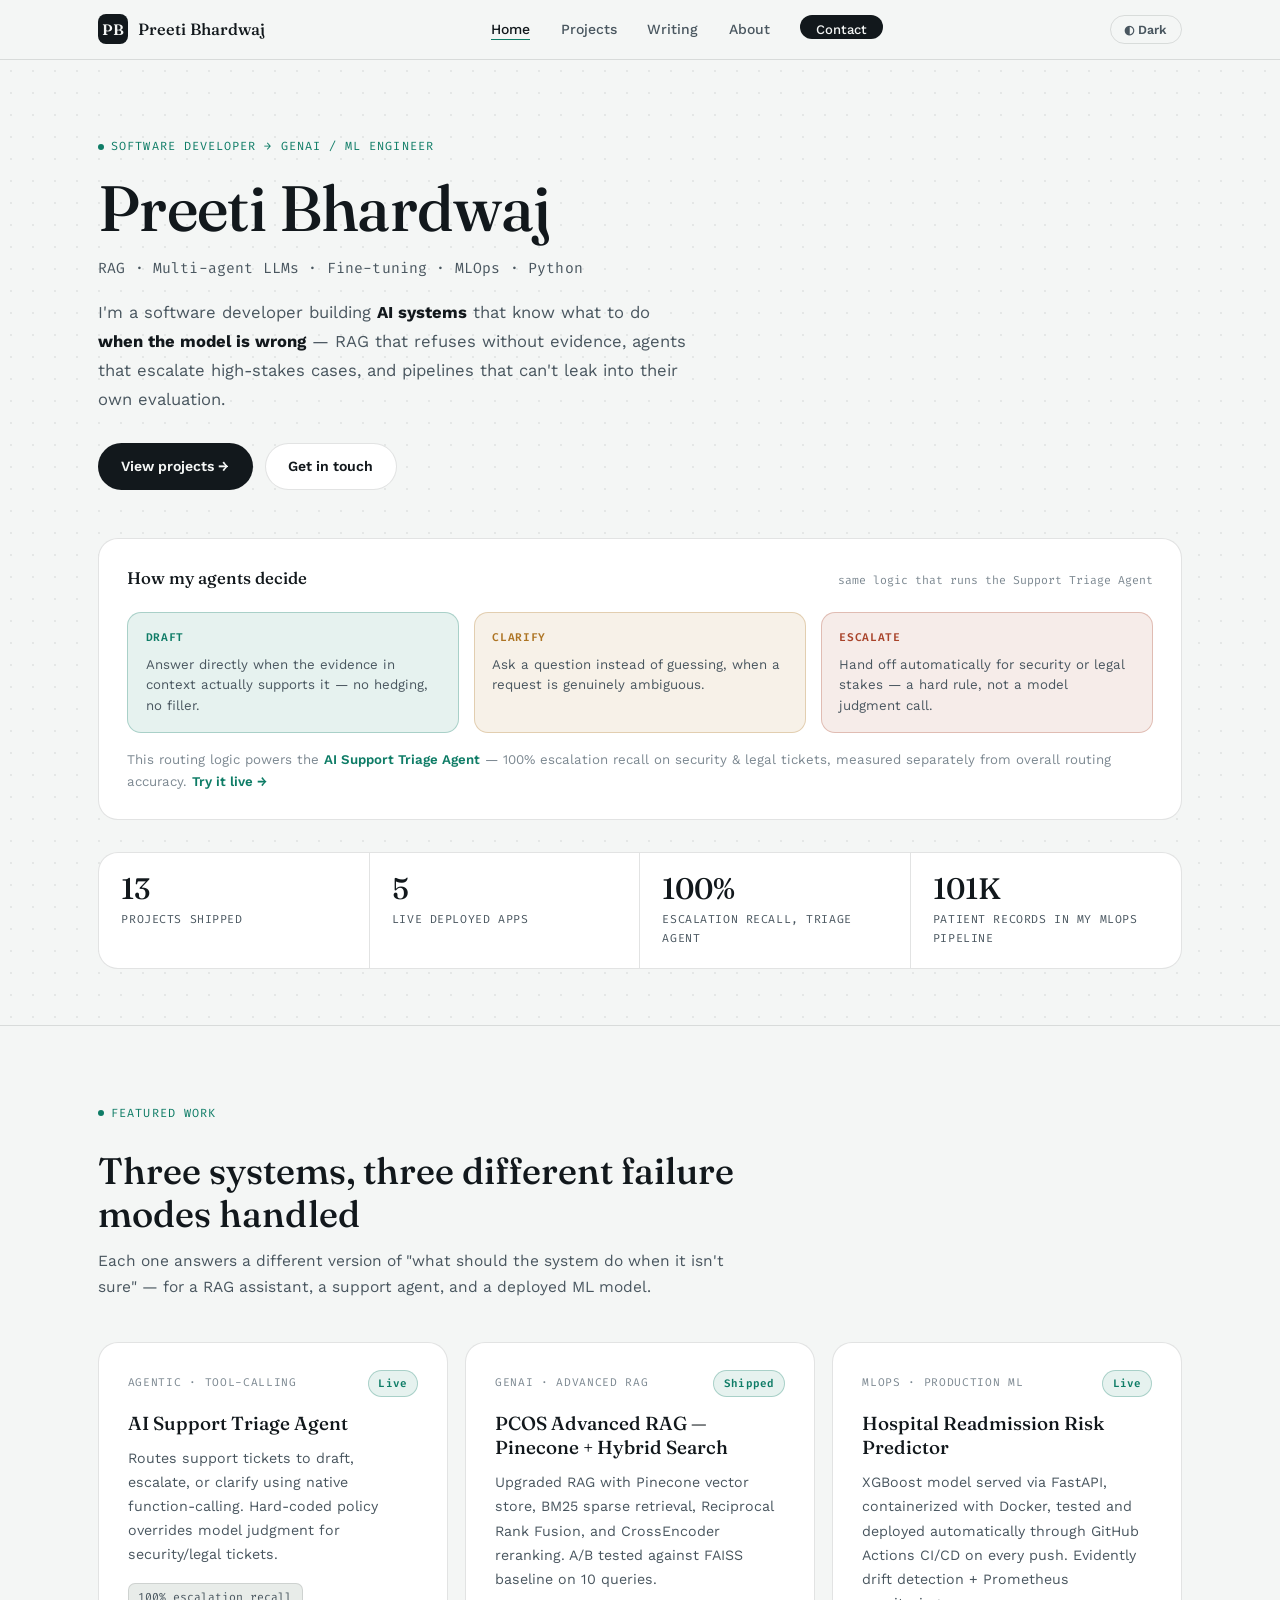
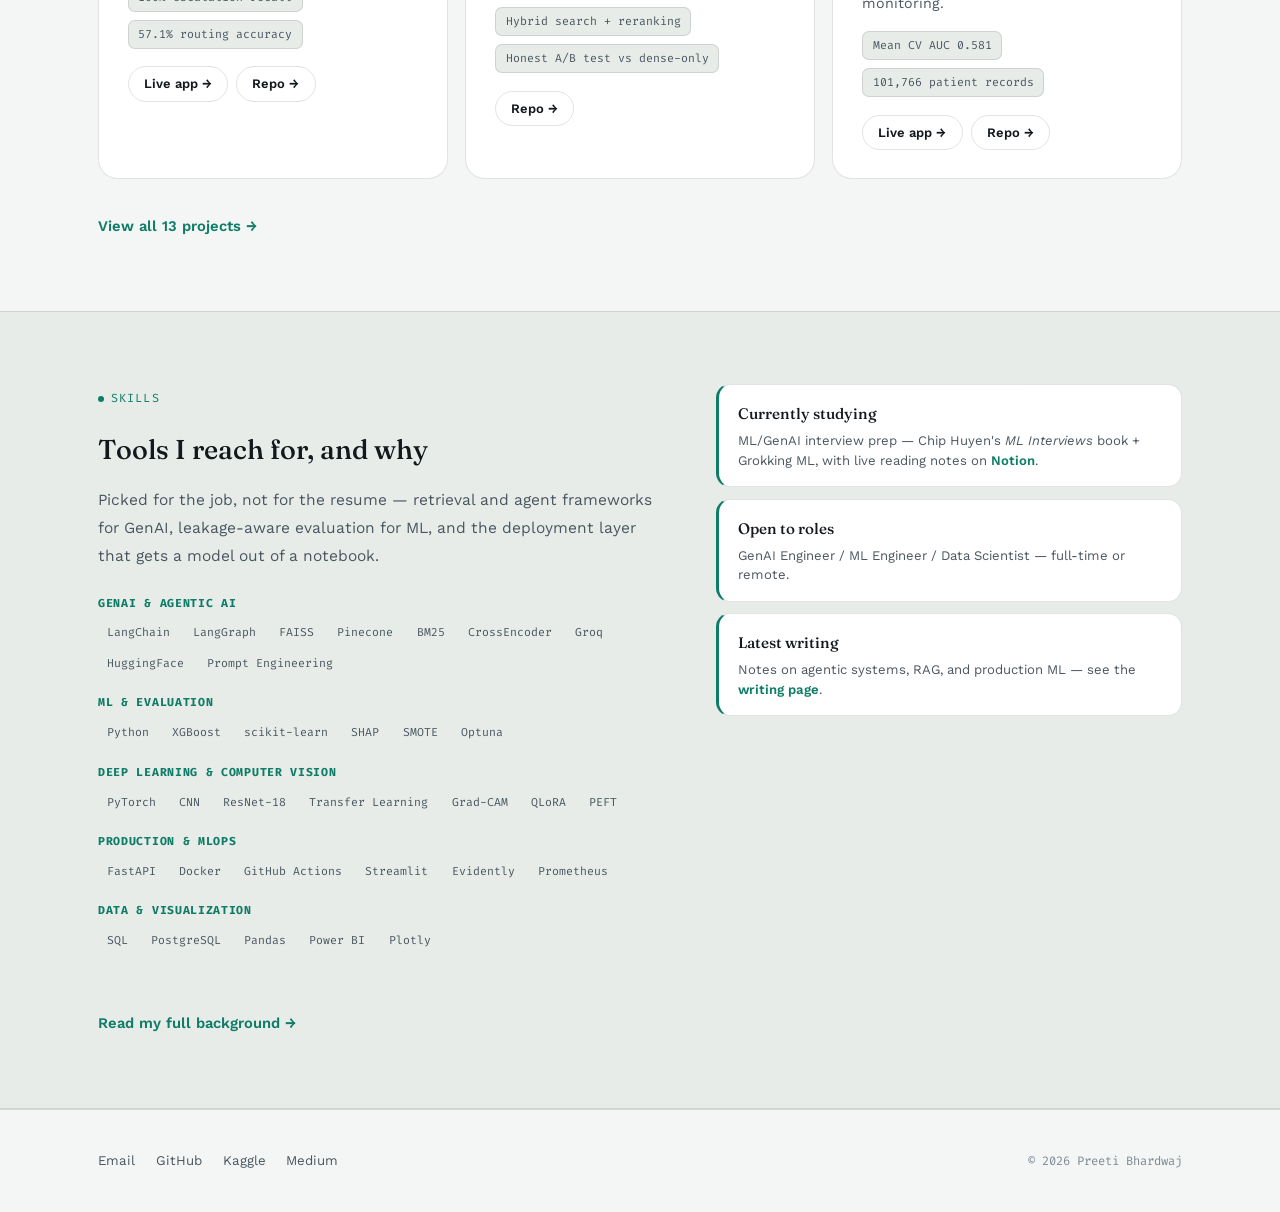
<file: index.html>
<!DOCTYPE html>
<html lang="en">
<head>
<meta charset="UTF-8">
<meta name="viewport" content="width=device-width, initial-scale=1.0">
<title>Preeti Bhardwaj — AI / ML Engineer</title>
<meta name="description" content="Software developer building production-ready AI systems — RAG pipelines, agentic systems, fine-tuning and MLOps, with explicit rules for when models should refuse or escalate.">
<link rel="preconnect" href="https://fonts.googleapis.com">
<link href="https://fonts.googleapis.com/css2?family=Fraunces:ital,opsz,wght@0,9..144,300;0,9..144,500;0,9..144,600;1,9..144,400&family=Work+Sans:wght@400;500;600;700&family=Fira+Code:wght@400;500&display=swap" rel="stylesheet">
<link rel="stylesheet" href="style.css">
</head>
<body>

<nav class="site-nav">
  <div class="nav-inner">
    <a href="./" class="brand">
      <span class="brand-mark">PB</span>
      <span class="brand-name">Preeti Bhardwaj</span>
    </a>
    <ul class="nav-links" id="navLinks">
      <li><a href="./" class="is-active">Home</a></li>
      <li><a href="projects.html">Projects</a></li>
      <li><a href="writing.html">Writing</a></li>
      <li><a href="about.html">About</a></li>
      <li><a href="about.html#contact" class="nav-cta">Contact</a></li>
    </ul>
    <div class="nav-right">
      <button class="icon-btn" onclick="toggleDark()" id="darkBtn">◐ Dark</button>
      <button class="nav-toggle" onclick="toggleNav()" aria-label="Menu">☰</button>
    </div>
  </div>
</nav>

<!-- HERO -->
<header class="hero">
  <div class="container">
    <div class="eyebrow">Software Developer → GenAI / ML Engineer</div>
    <h1 class="hero-title">Preeti Bhardwaj</h1>
    <div class="hero-role">RAG · Multi-agent LLMs · Fine-tuning · MLOps · Python</div>
    <p class="hero-lede">I'm a software developer building <strong>AI systems</strong> that know what to do <strong>when the model is wrong</strong> — RAG that refuses without evidence, agents that escalate high-stakes cases, and pipelines that can't leak into their own evaluation.</p>
    <div class="hero-actions">
      <a href="projects.html" class="btn btn-solid">View projects →</a>
      <a href="mailto:bhardwajpreeti357@gmail.com" class="btn btn-line">Get in touch</a>
    </div>

    <!-- SIGNATURE: decision logic panel -->
    <div class="decision-panel">
      <div class="decision-head">
        <h2>How my agents decide</h2>
        <span>same logic that runs the Support Triage Agent</span>
      </div>
      <div class="decision-grid">
        <div class="decision-card draft">
          <span class="decision-tag">Draft</span>
          <p>Answer directly when the evidence in context actually supports it — no hedging, no filler.</p>
        </div>
        <div class="decision-card clarify">
          <span class="decision-tag">Clarify</span>
          <p>Ask a question instead of guessing, when a request is genuinely ambiguous.</p>
        </div>
        <div class="decision-card escalate">
          <span class="decision-tag">Escalate</span>
          <p>Hand off automatically for security or legal stakes — a hard rule, not a model judgment call.</p>
        </div>
      </div>
      <p class="decision-foot">This routing logic powers the <a href="projects.html#triage">AI Support Triage Agent</a> — 100% escalation recall on security &amp; legal tickets, measured separately from overall routing accuracy. <a href="https://support-triage-agent-3rdpekkbtyma2bhjafya9z.streamlit.app/" target="_blank">Try it live →</a></p>
    </div>

    <!-- STAT STRIP -->
    <div class="stat-strip">
      <div class="stat-tile"><div class="stat-num">13</div><div class="stat-lbl">Projects shipped</div></div>
      <div class="stat-tile"><div class="stat-num">5</div><div class="stat-lbl">Live deployed apps</div></div>
      <div class="stat-tile"><div class="stat-num">100%</div><div class="stat-lbl">Escalation recall, triage agent</div></div>
      <div class="stat-tile"><div class="stat-num">101K</div><div class="stat-lbl">Patient records in my MLOps pipeline</div></div>
    </div>
  </div>
</header>

<!-- FEATURED PROJECTS -->
<section class="section">
  <div class="container">
    <div class="section-head">
      <div class="eyebrow">Featured work</div>
      <h2>Three systems, three different failure modes handled</h2>
      <p>Each one answers a different version of "what should the system do when it isn't sure" — for a RAG assistant, a support agent, and a deployed ML model.</p>
    </div>
    <div class="proj-grid">

      <div class="proj-card">
        <div class="proj-top"><span class="proj-kicker">Agentic · Tool-calling</span><span class="chip live">Live</span></div>
        <h3>AI Support Triage Agent</h3>
        <p class="proj-desc">Routes support tickets to draft, escalate, or clarify using native function-calling. Hard-coded policy overrides model judgment for security/legal tickets.</p>
        <div class="metric-row"><span class="metric-chip">100% escalation recall</span><span class="metric-chip">57.1% routing accuracy</span></div>
        <div class="link-row"><a href="https://support-triage-agent-3rdpekkbtyma2bhjafya9z.streamlit.app/" target="_blank" class="link-pill">Live app →</a><a href="https://github.com/mistyvisty/support-triage-agent" target="_blank" class="link-pill">Repo →</a></div>
      </div>

      <div class="proj-card">
        <div class="proj-top"><span class="proj-kicker">GenAI · Advanced RAG</span><span class="chip shipped">Shipped</span></div>
        <h3>PCOS Advanced RAG — Pinecone + Hybrid Search</h3>
        <p class="proj-desc">Upgraded RAG with Pinecone vector store, BM25 sparse retrieval, Reciprocal Rank Fusion, and CrossEncoder reranking. A/B tested against FAISS baseline on 10 queries.</p>
        <div class="metric-row"><span class="metric-chip">Hybrid search + reranking</span><span class="metric-chip">Honest A/B test vs dense-only</span></div>
        <div class="link-row"><a href="https://github.com/mistyvisty/pcos-neurodivergence-advanced-rag-pinecone" target="_blank" class="link-pill">Repo →</a></div>
      </div>

      <div class="proj-card">
        <div class="proj-top"><span class="proj-kicker">MLOps · Production ML</span><span class="chip live">Live</span></div>
        <h3>Hospital Readmission Risk Predictor</h3>
        <p class="proj-desc">XGBoost model served via FastAPI, containerized with Docker, tested and deployed automatically through GitHub Actions CI/CD on every push. Evidently drift detection + Prometheus monitoring.</p>
        <div class="metric-row"><span class="metric-chip">Mean CV AUC 0.581</span><span class="metric-chip">101,766 patient records</span></div>
        <div class="link-row"><a href="https://hospital-readmission-bz7hqjeye7fgsppfs3pwqm.streamlit.app/" target="_blank" class="link-pill">Live app →</a><a href="https://github.com/mistyvisty/hospital-readmission-predictor" target="_blank" class="link-pill">Repo →</a></div>
      </div>

    </div>
    <a href="projects.html" class="section-foot-link">View all 13 projects →</a>
  </div>
</section>

<!-- SKILLS -->
<section class="section section-alt">
  <div class="container">
    <div class="about-grid">
      <div class="about-text">
        <div class="eyebrow">Skills</div>
        <h2 style="font-family:var(--display);font-weight:500;font-size:1.7rem;margin-bottom:1rem;">Tools I reach for, and why</h2>
        <p style="margin-bottom: 1.4rem;">Picked for the job, not for the resume — retrieval and agent frameworks for GenAI, leakage-aware evaluation for ML, and the deployment layer that gets a model out of a notebook.</p>

        <div style="margin-bottom: 1.1rem;">
          <h4 style="font-family: var(--mono); font-size: 0.72rem; text-transform: uppercase; letter-spacing: 0.06em; color: var(--teal); margin-bottom: 0.5rem;">GenAI &amp; Agentic AI</h4>
          <div class="tag-row" style="margin-bottom: 0;"><span class="tag">LangChain</span><span class="tag">LangGraph</span><span class="tag">FAISS</span><span class="tag">Pinecone</span><span class="tag">BM25</span><span class="tag">CrossEncoder</span><span class="tag">Groq</span><span class="tag">HuggingFace</span><span class="tag">Prompt Engineering</span></div>
        </div>
        <div style="margin-bottom: 1.1rem;">
          <h4 style="font-family: var(--mono); font-size: 0.72rem; text-transform: uppercase; letter-spacing: 0.06em; color: var(--teal); margin-bottom: 0.5rem;">ML &amp; Evaluation</h4>
          <div class="tag-row" style="margin-bottom: 0;"><span class="tag">Python</span><span class="tag">XGBoost</span><span class="tag">scikit-learn</span><span class="tag">SHAP</span><span class="tag">SMOTE</span><span class="tag">Optuna</span></div>
        </div>
        <div style="margin-bottom: 1.1rem;">
          <h4 style="font-family: var(--mono); font-size: 0.72rem; text-transform: uppercase; letter-spacing: 0.06em; color: var(--teal); margin-bottom: 0.5rem;">Deep Learning &amp; Computer Vision</h4>
          <div class="tag-row" style="margin-bottom: 0;"><span class="tag">PyTorch</span><span class="tag">CNN</span><span class="tag">ResNet-18</span><span class="tag">Transfer Learning</span><span class="tag">Grad-CAM</span><span class="tag">QLoRA</span><span class="tag">PEFT</span></div>
        </div>
        <div style="margin-bottom: 1.1rem;">
          <h4 style="font-family: var(--mono); font-size: 0.72rem; text-transform: uppercase; letter-spacing: 0.06em; color: var(--teal); margin-bottom: 0.5rem;">Production &amp; MLOps</h4>
          <div class="tag-row" style="margin-bottom: 0;"><span class="tag">FastAPI</span><span class="tag">Docker</span><span class="tag">GitHub Actions</span><span class="tag">Streamlit</span><span class="tag">Evidently</span><span class="tag">Prometheus</span></div>
        </div>
        <div style="margin-bottom: 1.4rem;">
          <h4 style="font-family: var(--mono); font-size: 0.72rem; text-transform: uppercase; letter-spacing: 0.06em; color: var(--teal); margin-bottom: 0.5rem;">Data &amp; Visualization</h4>
          <div class="tag-row" style="margin-bottom: 0;"><span class="tag">SQL</span><span class="tag">PostgreSQL</span><span class="tag">Pandas</span><span class="tag">Power BI</span><span class="tag">Plotly</span></div>
        </div>

        <a href="about.html" class="section-foot-link">Read my full background →</a>
      </div>
      <div class="now-list">
        <div class="now-item">
          <h4>Currently studying</h4>
          <p>ML/GenAI interview prep — Chip Huyen's <em>ML Interviews</em> book + Grokking ML, with live reading notes on <a href="https://spiral-game-e5b.notion.site/ML-Interview-Prep-Live-Reading-Notes-566ee8267299463b90dbe8c04434e496" target="_blank">Notion</a>.</p>
        </div>
        <div class="now-item">
          <h4>Open to roles</h4>
          <p>GenAI Engineer / ML Engineer / Data Scientist — full-time or remote.</p>
        </div>
        <div class="now-item">
          <h4>Latest writing</h4>
          <p>Notes on agentic systems, RAG, and production ML — see the <a href="writing.html">writing page</a>.</p>
        </div>
      </div>
    </div>
  </div>
</section>

<footer class="site-footer">
  <div class="container footer-grid">
    <div class="footer-links">
      <a href="mailto:bhardwajpreeti357@gmail.com">Email</a>
      <a href="https://github.com/mistyvisty" target="_blank">GitHub</a>
      <a href="https://www.kaggle.com/mistyvisty/competitions" target="_blank">Kaggle</a>
      <a href="https://medium.com/@bhardwajpreeti357" target="_blank">Medium</a>
    </div>
    <div class="footer-copy">© 2026 Preeti Bhardwaj</div>
  </div>
</footer>

<script src="main.js"></script>
</body>
</html>
</file>
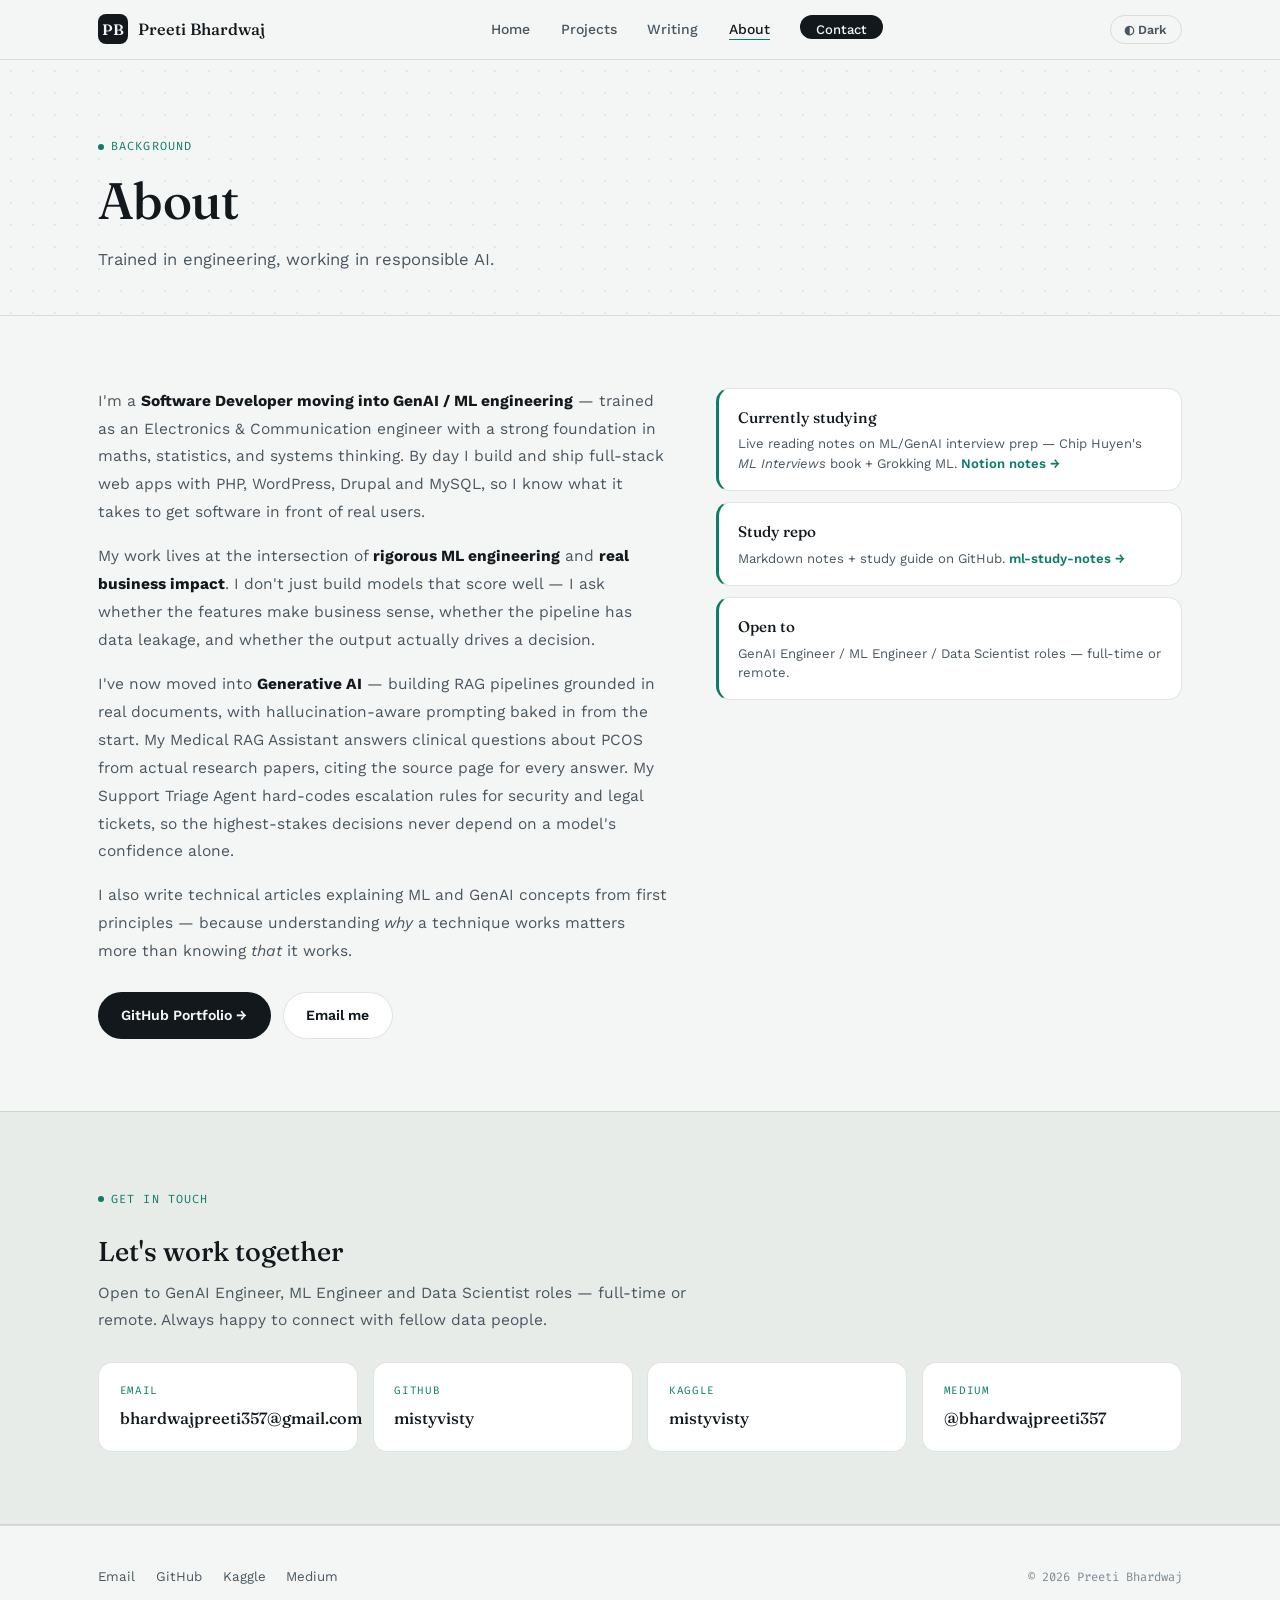
<file: about.html>
<!DOCTYPE html>
<html lang="en">
<head>
<meta charset="UTF-8">
<meta name="viewport" content="width=device-width, initial-scale=1.0">
<title>About — Preeti Bhardwaj</title>
<link rel="preconnect" href="https://fonts.googleapis.com">
<link href="https://fonts.googleapis.com/css2?family=Fraunces:ital,opsz,wght@0,9..144,300;0,9..144,500;0,9..144,600;1,9..144,400&family=Work+Sans:wght@400;500;600;700&family=Fira+Code:wght@400;500&display=swap" rel="stylesheet">
<link rel="stylesheet" href="style.css">
</head>
<body>

<nav class="site-nav">
  <div class="nav-inner">
    <a href="index.html" class="brand">
      <span class="brand-mark">PB</span>
      <span class="brand-name">Preeti Bhardwaj</span>
    </a>
    <ul class="nav-links" id="navLinks">
      <li><a href="index.html">Home</a></li>
      <li><a href="projects.html">Projects</a></li>
      <li><a href="writing.html">Writing</a></li>
      <li><a href="about.html" class="is-active">About</a></li>
      <li><a href="#contact" class="nav-cta">Contact</a></li>
    </ul>
    <div class="nav-right">
      <button class="icon-btn" onclick="toggleDark()" id="darkBtn">◐ Dark</button>
      <button class="nav-toggle" onclick="toggleNav()" aria-label="Menu">☰</button>
    </div>
  </div>
</nav>

<header class="hero" style="padding-bottom: 2.5rem;">
  <div class="container">
    <div class="eyebrow">Background</div>
    <h1 class="hero-title" style="font-size: clamp(2rem, 5vw, 3.2rem);">About</h1>
    <p class="hero-lede">Trained in engineering, working in responsible AI.</p>
  </div>
</header>

<section class="section">
  <div class="container">
    <div class="about-grid">
      <div class="about-text">
        <p>I'm a <strong>Software Developer moving into GenAI / ML engineering</strong> — trained as an Electronics &amp; Communication engineer with a strong foundation in maths, statistics, and systems thinking. By day I build and ship full-stack web apps with PHP, WordPress, Drupal and MySQL, so I know what it takes to get software in front of real users.</p>
        <p>My work lives at the intersection of <strong>rigorous ML engineering</strong> and <strong>real business impact</strong>. I don't just build models that score well — I ask whether the features make business sense, whether the pipeline has data leakage, and whether the output actually drives a decision.</p>
        <p>I've now moved into <strong>Generative AI</strong> — building RAG pipelines grounded in real documents, with hallucination-aware prompting baked in from the start. My Medical RAG Assistant answers clinical questions about PCOS from actual research papers, citing the source page for every answer. My Support Triage Agent hard-codes escalation rules for security and legal tickets, so the highest-stakes decisions never depend on a model's confidence alone.</p>
        <p>I also write technical articles explaining ML and GenAI concepts from first principles — because understanding <em>why</em> a technique works matters more than knowing <em>that</em> it works.</p>
        <div style="margin-top: 1.6rem; display: flex; gap: 0.75rem; flex-wrap: wrap;">
          <a href="https://github.com/mistyvisty" target="_blank" class="btn btn-solid">GitHub Portfolio →</a>
          <a href="mailto:bhardwajpreeti357@gmail.com" class="btn btn-line">Email me</a>
        </div>
      </div>
      <div class="now-list">
        <div class="now-item">
          <h4>Currently studying</h4>
          <p>Live reading notes on ML/GenAI interview prep — Chip Huyen's <em>ML Interviews</em> book + Grokking ML. <a href="https://spiral-game-e5b.notion.site/ML-Interview-Prep-Live-Reading-Notes-566ee8267299463b90dbe8c04434e496" target="_blank">Notion notes →</a></p>
        </div>
        <div class="now-item">
          <h4>Study repo</h4>
          <p>Markdown notes + study guide on GitHub. <a href="https://github.com/mistyvisty/ml-study-notes" target="_blank">ml-study-notes →</a></p>
        </div>
        <div class="now-item">
          <h4>Open to</h4>
          <p>GenAI Engineer / ML Engineer / Data Scientist roles — full-time or remote.</p>
        </div>
      </div>
    </div>
  </div>
</section>

<section class="section section-alt" id="contact">
  <div class="container">
    <div class="section-head" style="margin-bottom: 1.8rem;">
      <div class="eyebrow">Get in touch</div>
      <h2 style="font-size: 1.7rem;">Let's work together</h2>
      <p>Open to GenAI Engineer, ML Engineer and Data Scientist roles — full-time or remote. Always happy to connect with fellow data people.</p>
    </div>
    <div class="contact-grid">
      <a href="mailto:bhardwajpreeti357@gmail.com" class="contact-card">
        <span class="clabel">Email</span>
        <span class="cval">bhardwajpreeti357@gmail.com</span>
      </a>
      <a href="https://github.com/mistyvisty" target="_blank" class="contact-card">
        <span class="clabel">GitHub</span>
        <span class="cval">mistyvisty</span>
      </a>
      <a href="https://www.kaggle.com/mistyvisty/competitions" target="_blank" class="contact-card">
        <span class="clabel">Kaggle</span>
        <span class="cval">mistyvisty</span>
      </a>
      <a href="https://medium.com/@bhardwajpreeti357" target="_blank" class="contact-card">
        <span class="clabel">Medium</span>
        <span class="cval">@bhardwajpreeti357</span>
      </a>
    </div>
  </div>
</section>

<footer class="site-footer">
  <div class="container footer-grid">
    <div class="footer-links">
      <a href="mailto:bhardwajpreeti357@gmail.com">Email</a>
      <a href="https://github.com/mistyvisty" target="_blank">GitHub</a>
      <a href="https://www.kaggle.com/mistyvisty/competitions" target="_blank">Kaggle</a>
      <a href="https://medium.com/@bhardwajpreeti357" target="_blank">Medium</a>
    </div>
    <div class="footer-copy">© 2026 Preeti Bhardwaj</div>
  </div>
</footer>

<script src="main.js"></script>
</body>
</html>
</file>
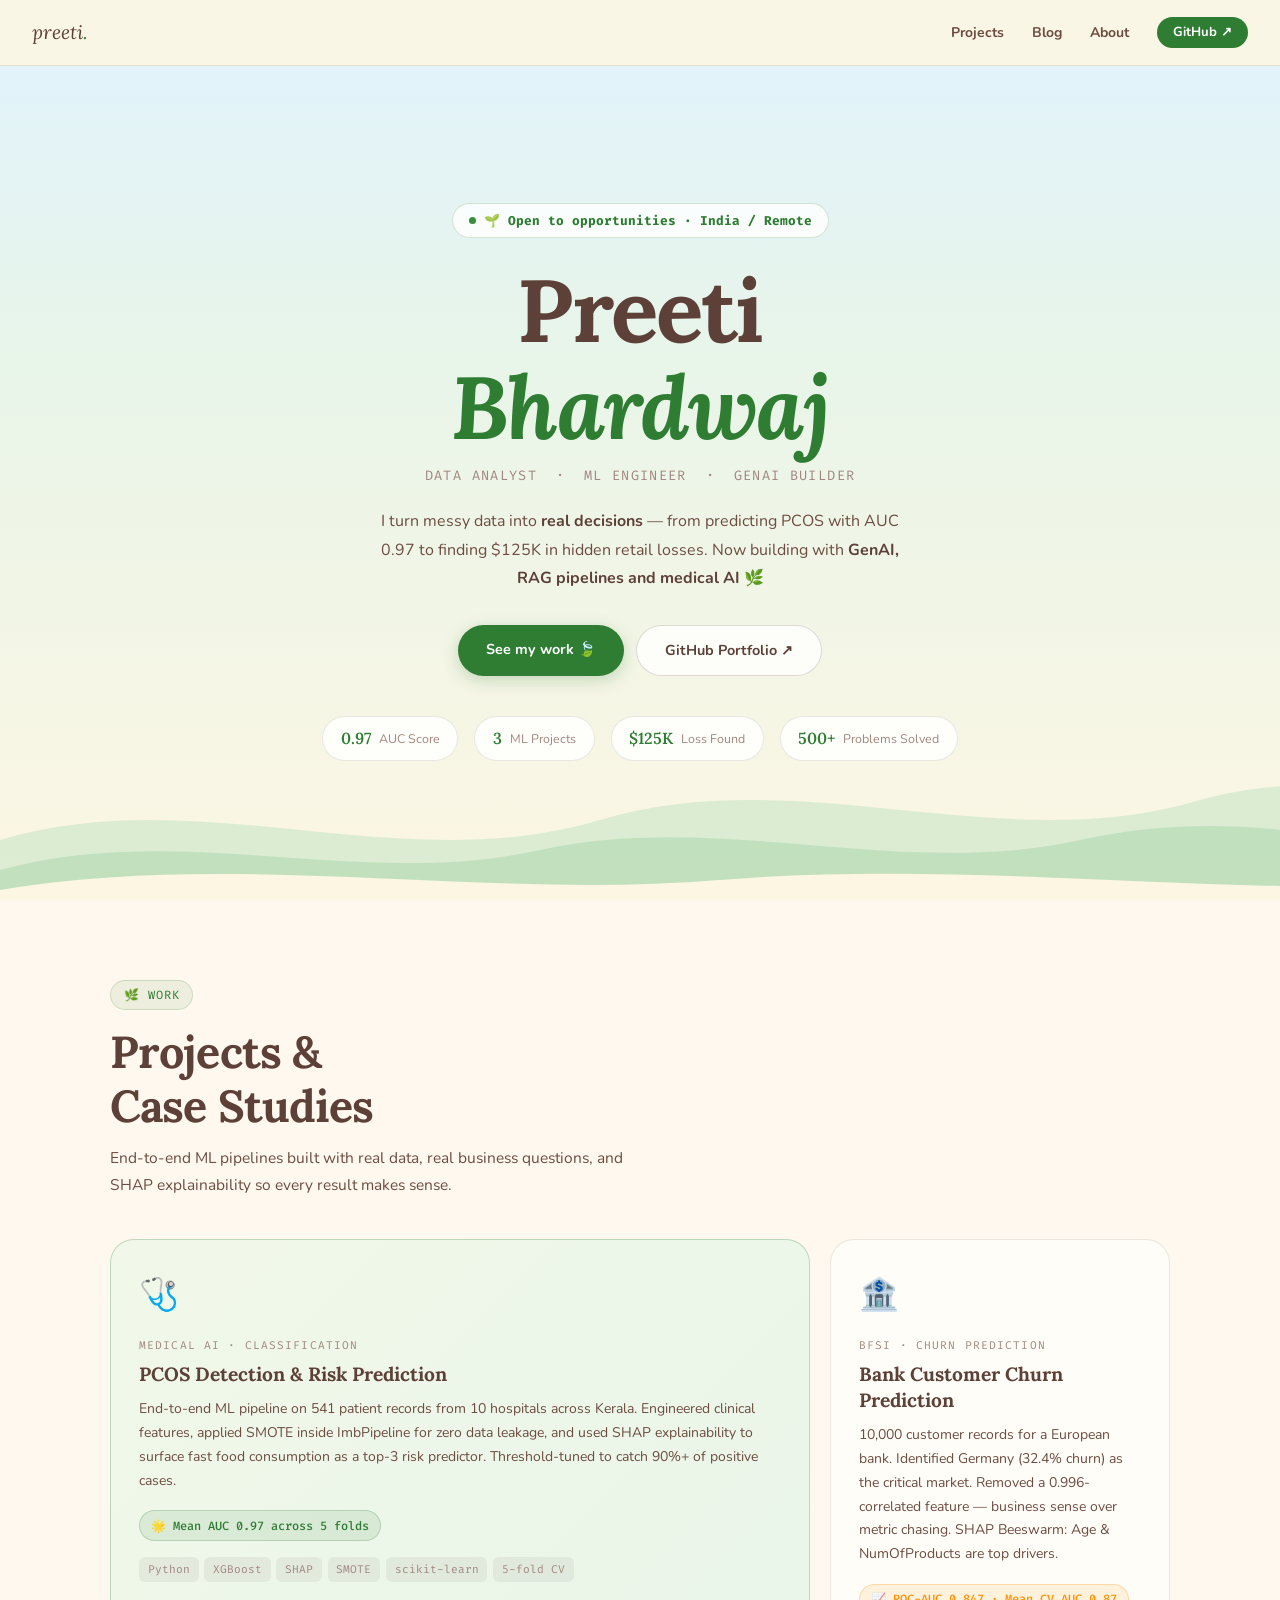
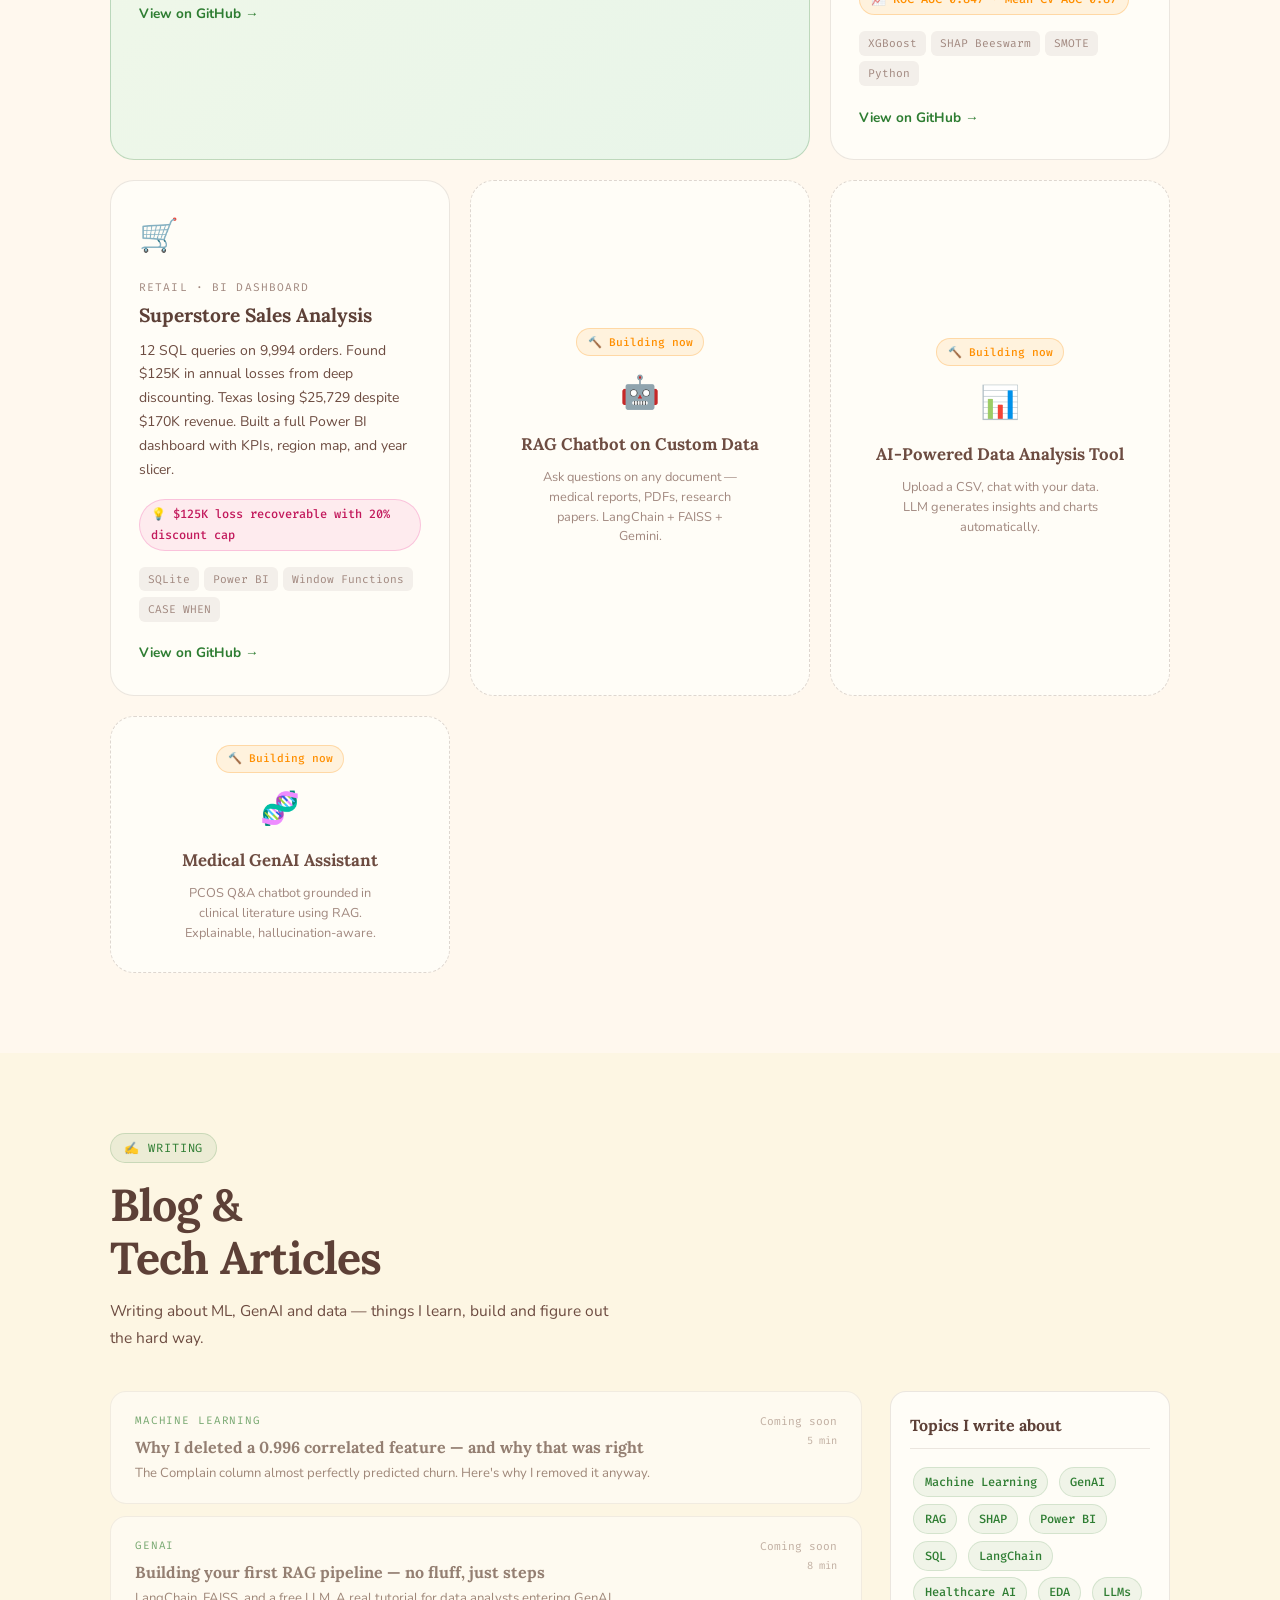
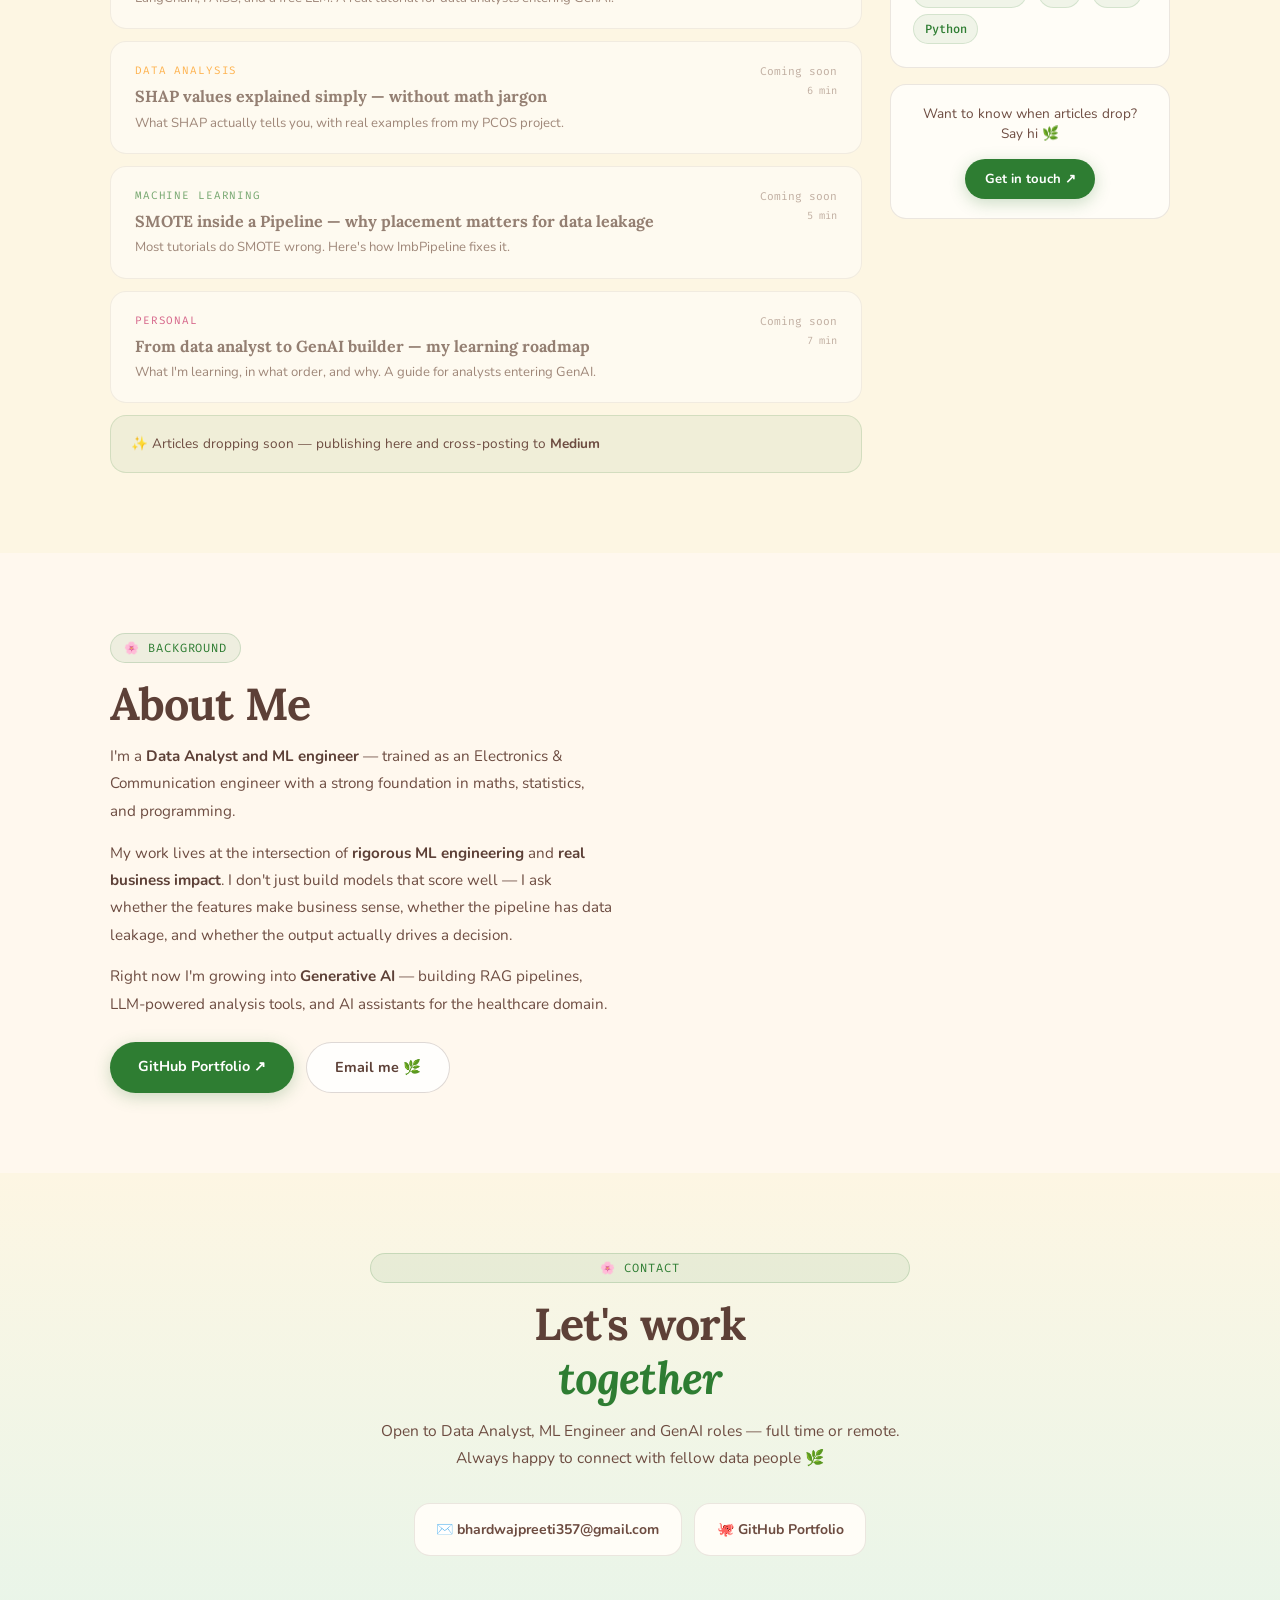
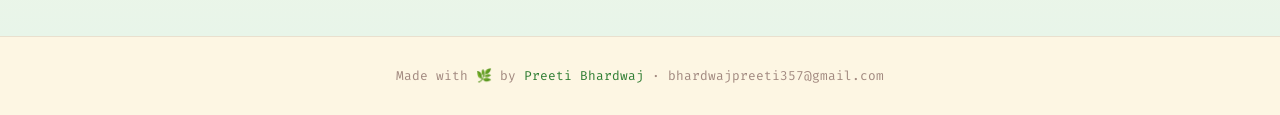
<file: index (4).html>
<!DOCTYPE html>
<html lang="en">
<head>
<meta charset="UTF-8">
<meta name="viewport" content="width=device-width, initial-scale=1.0">
<title>Preeti Bhardwaj — Data Analyst & AI Builder</title>
<link href="https://fonts.googleapis.com/css2?family=Lora:ital,wght@0,400;0,600;1,400&family=Nunito:wght@400;600;700&family=Fira+Code:wght@400;500&display=swap" rel="stylesheet">
<style>
:root {
  --sky: #e8f4f8;
  --sky2: #d4ecf7;
  --meadow: #c8e6c9;
  --cream: #fdf6e3;
  --warm: #fff8ee;
  --paper: #fffdf7;
  --bark: #5d4037;
  --bark2: #795548;
  --forest: #2e7d32;
  --forest2: #388e3c;
  --moss: #558b2f;
  --dust: #a5835a;
  --dust2: #8d6e63;
  --rose: #e91e8c;
  --rose-soft: #f48fb1;
  --sky-blue: #4fc3f7;
  --sky-deep: #0288d1;
  --amber: #ff8f00;
  --amber-soft: #ffcc02;
  --text: #3e2723;
  --text2: #6d4c41;
  --text3: #a1887f;
  --border: rgba(93,64,55,0.12);
  --border2: rgba(93,64,55,0.2);
  --serif: 'Lora', Georgia, serif;
  --sans: 'Nunito', sans-serif;
  --mono: 'Fira Code', monospace;
  --radius: 16px;
  --radius-lg: 24px;
  --radius-xl: 32px;
}

*, *::before, *::after { box-sizing: border-box; margin: 0; padding: 0; }
html { scroll-behavior: smooth; }

body {
  background: var(--cream);
  color: var(--text);
  font-family: var(--sans);
  font-size: 16px;
  line-height: 1.7;
  overflow-x: hidden;
  cursor: default;
}

/* ── FLOATING PARTICLES (leaves/dust) ── */
.particle {
  position: fixed;
  pointer-events: none;
  z-index: 0;
  opacity: 0;
  font-size: 1.1rem;
  animation: floatLeaf linear infinite;
}
@keyframes floatLeaf {
  0% { transform: translateY(100vh) rotate(0deg); opacity: 0; }
  10% { opacity: 0.6; }
  90% { opacity: 0.4; }
  100% { transform: translateY(-10vh) rotate(360deg); opacity: 0; }
}

/* ── NAV ── */
nav {
  position: fixed;
  top: 0; left: 0; right: 0;
  z-index: 100;
  display: flex;
  align-items: center;
  justify-content: space-between;
  padding: 1rem 2rem;
  background: rgba(253,246,227,0.88);
  backdrop-filter: blur(12px);
  border-bottom: 1.5px solid var(--border);
}

.nav-logo {
  font-family: var(--serif);
  font-size: 1.2rem;
  color: var(--bark);
  text-decoration: none;
  font-style: italic;
}
.nav-logo span { color: var(--forest); }

.nav-links {
  display: flex;
  gap: 1.75rem;
  list-style: none;
  align-items: center;
}
.nav-links a {
  color: var(--text2);
  text-decoration: none;
  font-size: 0.875rem;
  font-weight: 700;
  transition: color 0.2s;
}
.nav-links a:hover { color: var(--forest); }

.nav-cta {
  background: var(--forest) !important;
  color: white !important;
  padding: 0.4rem 1rem;
  border-radius: 100px;
  font-size: 0.82rem !important;
}
.nav-cta:hover { background: var(--forest2) !important; }

/* ── HERO ── */
#hero {
  min-height: 100vh;
  display: flex;
  flex-direction: column;
  align-items: center;
  justify-content: center;
  padding: 7rem 2rem 3rem;
  position: relative;
  overflow: hidden;
  background: linear-gradient(180deg, #e0f2fe 0%, #e8f5e9 40%, #fdf6e3 100%);
  text-align: center;
}

/* Sky clouds (CSS only) */
.cloud {
  position: absolute;
  background: white;
  border-radius: 50px;
  opacity: 0.75;
  animation: driftCloud linear infinite;
}
.cloud::before, .cloud::after {
  content: '';
  background: white;
  border-radius: 50%;
  position: absolute;
}
.cloud1 { width: 120px; height: 35px; top: 12%; left: -140px; animation-duration: 40s; animation-delay: 0s; }
.cloud1::before { width: 55px; height: 55px; top: -25px; left: 15px; }
.cloud1::after { width: 40px; height: 40px; top: -18px; left: 50px; }
.cloud2 { width: 80px; height: 25px; top: 22%; left: -100px; animation-duration: 55s; animation-delay: -20s; opacity: 0.5; }
.cloud2::before { width: 38px; height: 38px; top: -18px; left: 10px; }
.cloud2::after { width: 28px; height: 28px; top: -12px; left: 34px; }
.cloud3 { width: 100px; height: 30px; top: 8%; left: -120px; animation-duration: 48s; animation-delay: -35s; opacity: 0.6; }
.cloud3::before { width: 46px; height: 46px; top: -22px; left: 12px; }
.cloud3::after { width: 34px; height: 34px; top: -16px; left: 44px; }

@keyframes driftCloud {
  from { transform: translateX(0); }
  to { transform: translateX(calc(100vw + 160px)); }
}

/* hills */
.hills {
  position: absolute;
  bottom: 0; left: 0; right: 0;
  height: 160px;
  pointer-events: none;
}

/* hero content */
.hero-badge {
  display: inline-flex;
  align-items: center;
  gap: 0.5rem;
  background: rgba(255,255,255,0.8);
  border: 1.5px solid rgba(46,125,50,0.2);
  color: var(--forest);
  padding: 0.35rem 1rem;
  border-radius: 100px;
  font-size: 0.8rem;
  font-weight: 700;
  margin-bottom: 1.5rem;
  font-family: var(--mono);
}
.hero-badge::before {
  content: '';
  width: 7px; height: 7px;
  background: var(--forest2);
  border-radius: 50%;
  animation: pulse 2s infinite;
}
@keyframes pulse {
  0%,100% { transform: scale(1); opacity: 1; }
  50% { transform: scale(0.6); opacity: 0.4; }
}

h1.hero-name {
  font-family: var(--serif);
  font-size: clamp(2.8rem, 8vw, 5.5rem);
  line-height: 1.1;
  letter-spacing: -0.02em;
  color: var(--bark);
  margin-bottom: 0.5rem;
}
h1.hero-name em { color: var(--forest); font-style: italic; }

.hero-title {
  font-family: var(--mono);
  font-size: 0.85rem;
  color: var(--text3);
  letter-spacing: 0.1em;
  text-transform: uppercase;
  margin-bottom: 1.25rem;
}

.hero-desc {
  color: var(--text2);
  font-size: 1rem;
  max-width: 520px;
  margin: 0 auto 2rem;
  line-height: 1.8;
}
.hero-desc strong { color: var(--bark); }

.hero-btns {
  display: flex;
  gap: 0.75rem;
  justify-content: center;
  flex-wrap: wrap;
  margin-bottom: 2.5rem;
  position: relative;
  z-index: 2;
}

.btn-primary {
  background: var(--forest);
  color: white;
  padding: 0.75rem 1.75rem;
  border-radius: 100px;
  text-decoration: none;
  font-weight: 700;
  font-size: 0.9rem;
  transition: all 0.2s;
  border: none;
  cursor: pointer;
  box-shadow: 0 4px 16px rgba(46,125,50,0.25);
}
.btn-primary:hover { background: var(--forest2); transform: translateY(-2px); box-shadow: 0 8px 24px rgba(46,125,50,0.3); }

.btn-ghost {
  background: rgba(255,255,255,0.8);
  color: var(--bark);
  padding: 0.75rem 1.75rem;
  border-radius: 100px;
  text-decoration: none;
  font-weight: 700;
  font-size: 0.9rem;
  border: 1.5px solid var(--border2);
  transition: all 0.2s;
  cursor: pointer;
}
.btn-ghost:hover { border-color: var(--forest); color: var(--forest); transform: translateY(-2px); }

/* stats row */
.hero-stats {
  display: flex;
  gap: 1rem;
  justify-content: center;
  flex-wrap: wrap;
  position: relative;
  z-index: 2;
}

.stat-pill {
  background: rgba(255,255,255,0.85);
  border: 1.5px solid var(--border);
  border-radius: 100px;
  padding: 0.5rem 1.1rem;
  display: flex;
  align-items: center;
  gap: 0.5rem;
  font-size: 0.85rem;
}
.stat-pill .val { font-family: var(--serif); font-weight: 600; color: var(--forest); font-size: 1rem; }
.stat-pill .lbl { color: var(--text3); font-size: 0.78rem; }

/* ── SECTION ── */
section { padding: 5rem 2rem; position: relative; }
.section-inner { max-width: 1060px; margin: 0 auto; }

.section-label {
  display: inline-flex;
  align-items: center;
  gap: 0.5rem;
  background: rgba(46,125,50,0.08);
  border: 1px solid rgba(46,125,50,0.18);
  color: var(--forest);
  font-family: var(--mono);
  font-size: 0.75rem;
  padding: 0.25rem 0.8rem;
  border-radius: 100px;
  letter-spacing: 0.08em;
  text-transform: uppercase;
  margin-bottom: 0.9rem;
}

h2.section-title {
  font-family: var(--serif);
  font-size: clamp(1.8rem, 4vw, 2.8rem);
  line-height: 1.2;
  letter-spacing: -0.02em;
  color: var(--bark);
  margin-bottom: 0.75rem;
}

.section-sub {
  color: var(--text2);
  max-width: 520px;
  font-size: 0.97rem;
  margin-bottom: 2.5rem;
  line-height: 1.75;
}

/* ── PROJECTS ── */
#projects { background: var(--warm); }

.projects-grid {
  display: grid;
  grid-template-columns: repeat(auto-fit, minmax(300px, 1fr));
  gap: 1.25rem;
}

.project-card {
  background: var(--paper);
  border: 1.5px solid var(--border);
  border-radius: var(--radius-lg);
  padding: 1.75rem;
  transition: all 0.25s;
  position: relative;
  overflow: hidden;
}

.project-card::before {
  content: '';
  position: absolute;
  bottom: 0; left: 0; right: 0;
  height: 3px;
  background: linear-gradient(90deg, var(--forest), var(--moss));
  transform: scaleX(0);
  transform-origin: left;
  transition: transform 0.3s;
}

.project-card:hover { transform: translateY(-4px); box-shadow: 0 12px 40px rgba(93,64,55,0.1); border-color: rgba(46,125,50,0.3); }
.project-card:hover::before { transform: scaleX(1); }

.project-card.featured {
  grid-column: span 2;
  background: linear-gradient(135deg, #f1f8e9, #e8f5e9);
  border-color: rgba(46,125,50,0.25);
}

.project-icon { font-size: 2rem; margin-bottom: 0.9rem; display: block; }
.project-type { font-family: var(--mono); font-size: 0.7rem; color: var(--text3); text-transform: uppercase; letter-spacing: 0.1em; margin-bottom: 0.4rem; }
.project-card h3 { font-family: var(--serif); font-size: 1.2rem; color: var(--bark); margin-bottom: 0.6rem; line-height: 1.35; }
.project-card p { color: var(--text2); font-size: 0.875rem; line-height: 1.7; margin-bottom: 1.1rem; }

.result-badge {
  display: inline-flex;
  align-items: center;
  gap: 0.4rem;
  background: rgba(46,125,50,0.1);
  border: 1px solid rgba(46,125,50,0.22);
  color: var(--forest);
  font-family: var(--mono);
  font-size: 0.75rem;
  padding: 0.28rem 0.7rem;
  border-radius: 100px;
  margin-bottom: 1rem;
  font-weight: 500;
}
.result-badge.amber { background: rgba(255,143,0,0.1); border-color: rgba(255,143,0,0.25); color: var(--amber); }
.result-badge.rose { background: rgba(233,30,140,0.08); border-color: rgba(233,30,140,0.2); color: #c2185b; }

.project-tags { display: flex; flex-wrap: wrap; gap: 0.35rem; margin-bottom: 1.1rem; }
.tag { background: rgba(93,64,55,0.07); color: var(--text3); font-size: 0.7rem; font-family: var(--mono); padding: 0.18rem 0.55rem; border-radius: 6px; }

.project-link { color: var(--forest); text-decoration: none; font-size: 0.85rem; font-weight: 700; display: inline-flex; align-items: center; gap: 0.3rem; transition: gap 0.2s; }
.project-link:hover { gap: 0.6rem; }

/* coming soon */
.coming-card {
  background: var(--paper);
  border: 1.5px dashed rgba(93,64,55,0.2);
  border-radius: var(--radius-lg);
  padding: 1.75rem;
  display: flex;
  flex-direction: column;
  align-items: center;
  text-align: center;
  gap: 0.6rem;
  transition: border-color 0.2s;
  min-height: 200px;
  justify-content: center;
}
.coming-card:hover { border-color: var(--forest); }
.coming-card .coming-tag { background: rgba(255,143,0,0.1); border: 1px solid rgba(255,143,0,0.25); color: var(--amber); font-family: var(--mono); font-size: 0.7rem; padding: 0.22rem 0.65rem; border-radius: 100px; font-weight: 500; }
.coming-card h3 { font-family: var(--serif); font-size: 1.05rem; color: var(--text2); }
.coming-card p { font-size: 0.8rem; color: var(--text3); line-height: 1.55; max-width: 200px; }

/* ── BLOG ── */
#blog { background: var(--cream); }

.blog-grid { display: grid; grid-template-columns: 1fr 280px; gap: 1.75rem; align-items: start; }

.blog-list { display: flex; flex-direction: column; gap: 0.75rem; }

.blog-card {
  background: var(--paper);
  border: 1.5px solid var(--border);
  border-radius: var(--radius);
  padding: 1.25rem 1.5rem;
  text-decoration: none;
  color: inherit;
  display: flex;
  gap: 1rem;
  justify-content: space-between;
  align-items: flex-start;
  transition: all 0.2s;
  opacity: 0.65;
}
.blog-card:hover { opacity: 1; border-color: rgba(46,125,50,0.3); transform: translateX(4px); }

.post-cat { font-family: var(--mono); font-size: 0.68rem; text-transform: uppercase; letter-spacing: 0.08em; color: var(--forest); margin-bottom: 0.3rem; }
.post-cat.amber { color: var(--amber); }
.post-cat.rose { color: #c2185b; }
.blog-card h3 { font-family: var(--serif); font-size: 1rem; color: var(--bark); margin-bottom: 0.3rem; line-height: 1.4; }
.blog-card p { font-size: 0.82rem; color: var(--text2); line-height: 1.55; }
.post-time { font-family: var(--mono); font-size: 0.7rem; color: var(--text3); white-space: nowrap; text-align: right; }

.blog-soon-note {
  background: rgba(46,125,50,0.06);
  border: 1.5px solid rgba(46,125,50,0.15);
  border-radius: var(--radius);
  padding: 1rem 1.25rem;
  font-size: 0.85rem;
  color: var(--text2);
  margin-top: 0.75rem;
}

/* sidebar */
.blog-sidebar { display: flex; flex-direction: column; gap: 1rem; }
.sidebar-box { background: var(--paper); border: 1.5px solid var(--border); border-radius: var(--radius); padding: 1.2rem; }
.sidebar-box h4 { font-family: var(--serif); font-size: 1rem; color: var(--bark); margin-bottom: 0.9rem; padding-bottom: 0.6rem; border-bottom: 1px solid var(--border); }
.topic-pill { display: inline-block; background: rgba(46,125,50,0.07); border: 1px solid rgba(46,125,50,0.15); color: var(--forest); font-size: 0.75rem; padding: 0.25rem 0.65rem; border-radius: 100px; margin: 0.2rem; font-family: var(--mono); cursor: pointer; transition: all 0.15s; font-weight: 500; }
.topic-pill:hover { background: var(--forest); color: white; }

/* ── ABOUT ── */
#about { background: var(--warm); }
.about-grid { display: grid; grid-template-columns: 1fr 1fr; gap: 3.5rem; align-items: start; }
.about-text p { color: var(--text2); line-height: 1.8; margin-bottom: 0.9rem; font-size: 0.95rem; }
.about-text p strong { color: var(--bark); }

.timeline { display: flex; flex-direction: column; }
.t-item { display: grid; grid-template-columns: 68px 1fr; gap: 1rem; padding-bottom: 1.4rem; position: relative; }
.t-item:not(:last-child)::after { content: ''; position: absolute; left: 32px; top: 28px; bottom: 0; width: 1.5px; background: var(--border); }
.t-year { font-family: var(--mono); font-size: 0.72rem; color: var(--text3); padding-top: 0.2rem; text-align: right; }
.t-dot { width: 9px; height: 9px; background: var(--forest); border-radius: 50%; position: absolute; left: 28px; top: 7px; box-shadow: 0 0 0 3px rgba(46,125,50,0.18); }
.t-body { padding-left: 1.1rem; }
.t-body h4 { font-weight: 700; font-size: 0.9rem; color: var(--bark); margin-bottom: 0.15rem; }
.t-body p { font-size: 0.8rem; color: var(--text2); }

/* ── CONTACT ── */
#contact { background: linear-gradient(180deg, var(--cream) 0%, #e8f5e9 100%); text-align: center; }
.contact-inner { max-width: 540px; margin: 0 auto; }
.contact-cards { display: flex; justify-content: center; gap: 0.75rem; flex-wrap: wrap; margin-top: 2rem; }
.contact-card { background: var(--paper); border: 1.5px solid var(--border); border-radius: var(--radius); padding: 0.85rem 1.35rem; text-decoration: none; color: var(--text2); font-size: 0.875rem; font-weight: 700; display: flex; align-items: center; gap: 0.6rem; transition: all 0.2s; }
.contact-card:hover { border-color: var(--forest); color: var(--forest); transform: translateY(-3px); box-shadow: 0 8px 24px rgba(46,125,50,0.12); }

/* ── FOOTER ── */
footer { background: var(--cream); border-top: 1.5px solid var(--border); padding: 1.75rem 2rem; text-align: center; font-size: 0.8rem; color: var(--text3); font-family: var(--mono); }
footer span { color: var(--forest); }

/* ── ANIMATIONS ── */
@keyframes fadeUp {
  from { opacity: 0; transform: translateY(20px); }
  to { opacity: 1; transform: translateY(0); }
}
.hero-badge { animation: fadeUp 0.5s ease 0.1s both; }
h1.hero-name { animation: fadeUp 0.5s ease 0.2s both; }
.hero-title { animation: fadeUp 0.5s ease 0.28s both; }
.hero-desc { animation: fadeUp 0.5s ease 0.35s both; }
.hero-btns { animation: fadeUp 0.5s ease 0.42s both; }
.hero-stats { animation: fadeUp 0.5s ease 0.5s both; }

/* ── RESPONSIVE ── */
@media (max-width: 768px) {
  nav { padding: 0.9rem 1.2rem; }
  .nav-links li:not(:last-child) { display: none; }
  section { padding: 3.5rem 1.2rem; }
  #hero { padding: 6rem 1.2rem 2.5rem; }
  .project-card.featured { grid-column: span 1; }
  .blog-grid { grid-template-columns: 1fr; }
  .blog-sidebar { display: none; }
  .about-grid { grid-template-columns: 1fr; }
  .hero-stats { gap: 0.5rem; }
}
</style>
</head>
<body>

<!-- floating leaves -->
<div class="particle" style="left:8%;animation-duration:18s;animation-delay:0s;">🍃</div>
<div class="particle" style="left:22%;animation-duration:24s;animation-delay:-6s;">🌿</div>
<div class="particle" style="left:55%;animation-duration:20s;animation-delay:-12s;">✨</div>
<div class="particle" style="left:75%;animation-duration:28s;animation-delay:-3s;">🍀</div>
<div class="particle" style="left:88%;animation-duration:16s;animation-delay:-9s;">🌸</div>
<div class="particle" style="left:40%;animation-duration:22s;animation-delay:-16s;">⭐</div>

<!-- NAV -->
<nav>
  <a href="#hero" class="nav-logo">preeti<span>.</span></a>
  <ul class="nav-links">
    <li><a href="#projects">Projects</a></li>
    <li><a href="#blog">Blog</a></li>
    <li><a href="#about">About</a></li>
    <li><a href="https://github.com/mistyvisty/Data-Analytics-Portfolio" target="_blank" class="nav-cta">GitHub ↗</a></li>
  </ul>
</nav>

<!-- HERO -->
<section id="hero">
  <div class="cloud cloud1"></div>
  <div class="cloud cloud2"></div>
  <div class="cloud cloud3"></div>

  <div class="hero-badge">🌱 Open to opportunities · India / Remote</div>
  <h1 class="hero-name">Preeti<br><em>Bhardwaj</em></h1>
  <div class="hero-title">Data Analyst &nbsp;·&nbsp; ML Engineer &nbsp;·&nbsp; GenAI Builder</div>
  <p class="hero-desc">
    I turn messy data into <strong>real decisions</strong> — from predicting PCOS with AUC 0.97
    to finding $125K in hidden retail losses. Now building with <strong>GenAI, RAG pipelines and medical AI</strong> 🌿
  </p>
  <div class="hero-btns">
    <a href="#projects" class="btn-primary">See my work 🍃</a>
    <a href="https://github.com/mistyvisty/Data-Analytics-Portfolio" target="_blank" class="btn-ghost">GitHub Portfolio ↗</a>
  </div>
  <div class="hero-stats">
    <div class="stat-pill"><span class="val">0.97</span><span class="lbl">AUC Score</span></div>
    <div class="stat-pill"><span class="val">3</span><span class="lbl">ML Projects</span></div>
    <div class="stat-pill"><span class="val">$125K</span><span class="lbl">Loss Found</span></div>
    <div class="stat-pill"><span class="val">500+</span><span class="lbl">Problems Solved</span></div>
  </div>

  <!-- hills SVG -->
  <svg class="hills" viewBox="0 0 1440 160" preserveAspectRatio="none" xmlns="http://www.w3.org/2000/svg">
    <path d="M0,100 C200,40 400,140 600,80 C800,20 1000,120 1200,60 C1350,20 1400,80 1440,70 L1440,160 L0,160 Z" fill="#c8e6c9" opacity="0.6"/>
    <path d="M0,130 C180,80 360,150 540,110 C720,70 900,140 1080,100 C1260,60 1380,120 1440,100 L1440,160 L0,160 Z" fill="#a5d6a7" opacity="0.5"/>
    <path d="M0,150 C240,110 480,160 720,140 C960,120 1200,155 1440,145 L1440,160 L0,160 Z" fill="#fdf6e3"/>
  </svg>
</section>

<!-- PROJECTS -->
<section id="projects">
  <div class="section-inner">
    <div class="section-label">🌿 Work</div>
    <h2 class="section-title">Projects &<br>Case Studies</h2>
    <p class="section-sub">End-to-end ML pipelines built with real data, real business questions, and SHAP explainability so every result makes sense.</p>

    <div class="projects-grid">

      <div class="project-card featured">
        <span class="project-icon">🩺</span>
        <div class="project-type">Medical AI · Classification</div>
        <h3>PCOS Detection & Risk Prediction</h3>
        <p>End-to-end ML pipeline on 541 patient records from 10 hospitals across Kerala. Engineered clinical features, applied SMOTE inside ImbPipeline for zero data leakage, and used SHAP explainability to surface fast food consumption as a top-3 risk predictor. Threshold-tuned to catch 90%+ of positive cases.</p>
        <div class="result-badge">🌟 Mean AUC 0.97 across 5 folds</div>
        <div class="project-tags">
          <span class="tag">Python</span><span class="tag">XGBoost</span><span class="tag">SHAP</span>
          <span class="tag">SMOTE</span><span class="tag">scikit-learn</span><span class="tag">5-fold CV</span>
        </div>
        <a href="https://github.com/mistyvisty/Data-Analytics-Portfolio" target="_blank" class="project-link">View on GitHub →</a>
      </div>

      <div class="project-card">
        <span class="project-icon">🏦</span>
        <div class="project-type">BFSI · Churn Prediction</div>
        <h3>Bank Customer Churn Prediction</h3>
        <p>10,000 customer records for a European bank. Identified Germany (32.4% churn) as the critical market. Removed a 0.996-correlated feature — business sense over metric chasing. SHAP Beeswarm: Age & NumOfProducts are top drivers.</p>
        <div class="result-badge amber">📈 ROC-AUC 0.847 · Mean CV AUC 0.87</div>
        <div class="project-tags">
          <span class="tag">XGBoost</span><span class="tag">SHAP Beeswarm</span><span class="tag">SMOTE</span><span class="tag">Python</span>
        </div>
        <a href="https://github.com/mistyvisty/Data-Analytics-Portfolio" target="_blank" class="project-link">View on GitHub →</a>
      </div>

      <div class="project-card">
        <span class="project-icon">🛒</span>
        <div class="project-type">Retail · BI Dashboard</div>
        <h3>Superstore Sales Analysis</h3>
        <p>12 SQL queries on 9,994 orders. Found $125K in annual losses from deep discounting. Texas losing $25,729 despite $170K revenue. Built a full Power BI dashboard with KPIs, region map, and year slicer.</p>
        <div class="result-badge rose">💡 $125K loss recoverable with 20% discount cap</div>
        <div class="project-tags">
          <span class="tag">SQLite</span><span class="tag">Power BI</span><span class="tag">Window Functions</span><span class="tag">CASE WHEN</span>
        </div>
        <a href="https://github.com/mistyvisty/Data-Analytics-Portfolio" target="_blank" class="project-link">View on GitHub →</a>
      </div>

      <div class="coming-card">
        <div class="coming-tag">🔨 Building now</div>
        <span style="font-size:2rem;">🤖</span>
        <h3>RAG Chatbot on Custom Data</h3>
        <p>Ask questions on any document — medical reports, PDFs, research papers. LangChain + FAISS + Gemini.</p>
      </div>

      <div class="coming-card">
        <div class="coming-tag">🔨 Building now</div>
        <span style="font-size:2rem;">📊</span>
        <h3>AI-Powered Data Analysis Tool</h3>
        <p>Upload a CSV, chat with your data. LLM generates insights and charts automatically.</p>
      </div>

      <div class="coming-card">
        <div class="coming-tag">🔨 Building now</div>
        <span style="font-size:2rem;">🧬</span>
        <h3>Medical GenAI Assistant</h3>
        <p>PCOS Q&A chatbot grounded in clinical literature using RAG. Explainable, hallucination-aware.</p>
      </div>

    </div>
  </div>
</section>

<!-- BLOG -->
<section id="blog">
  <div class="section-inner">
    <div class="section-label">✍️ Writing</div>
    <h2 class="section-title">Blog &<br>Tech Articles</h2>
    <p class="section-sub">Writing about ML, GenAI and data — things I learn, build and figure out the hard way.</p>

    <div class="blog-grid">
      <div>
        <div class="blog-list">
          <div class="blog-card">
            <div>
              <div class="post-cat">Machine Learning</div>
              <h3>Why I deleted a 0.996 correlated feature — and why that was right</h3>
              <p>The Complain column almost perfectly predicted churn. Here's why I removed it anyway.</p>
            </div>
            <div class="post-time">Coming soon<br><span style="font-size:0.65rem;">5 min</span></div>
          </div>
          <div class="blog-card">
            <div>
              <div class="post-cat">GenAI</div>
              <h3>Building your first RAG pipeline — no fluff, just steps</h3>
              <p>LangChain, FAISS, and a free LLM. A real tutorial for data analysts entering GenAI.</p>
            </div>
            <div class="post-time">Coming soon<br><span style="font-size:0.65rem;">8 min</span></div>
          </div>
          <div class="blog-card">
            <div>
              <div class="post-cat amber">Data Analysis</div>
              <h3>SHAP values explained simply — without math jargon</h3>
              <p>What SHAP actually tells you, with real examples from my PCOS project.</p>
            </div>
            <div class="post-time">Coming soon<br><span style="font-size:0.65rem;">6 min</span></div>
          </div>
          <div class="blog-card">
            <div>
              <div class="post-cat">Machine Learning</div>
              <h3>SMOTE inside a Pipeline — why placement matters for data leakage</h3>
              <p>Most tutorials do SMOTE wrong. Here's how ImbPipeline fixes it.</p>
            </div>
            <div class="post-time">Coming soon<br><span style="font-size:0.65rem;">5 min</span></div>
          </div>
          <div class="blog-card">
            <div>
              <div class="post-cat rose">Personal</div>
              <h3>From data analyst to GenAI builder — my learning roadmap</h3>
              <p>What I'm learning, in what order, and why. A guide for analysts entering GenAI.</p>
            </div>
            <div class="post-time">Coming soon<br><span style="font-size:0.65rem;">7 min</span></div>
          </div>
        </div>
        <div class="blog-soon-note">
          ✨ Articles dropping soon — publishing here and cross-posting to <strong>Medium</strong>
        </div>
      </div>

      <div class="blog-sidebar">
        <div class="sidebar-box">
          <h4>Topics I write about</h4>
          <span class="topic-pill">Machine Learning</span>
          <span class="topic-pill">GenAI</span>
          <span class="topic-pill">RAG</span>
          <span class="topic-pill">SHAP</span>
          <span class="topic-pill">Power BI</span>
          <span class="topic-pill">SQL</span>
          <span class="topic-pill">LangChain</span>
          <span class="topic-pill">Healthcare AI</span>
          <span class="topic-pill">EDA</span>
          <span class="topic-pill">LLMs</span>
          <span class="topic-pill">Python</span>
        </div>
        <div class="sidebar-box" style="text-align:center;">
          <p style="font-size:0.85rem;color:var(--text2);margin-bottom:0.9rem;line-height:1.5;">Want to know when articles drop? Say hi 🌿</p>
          <a href="mailto:bhardwajpreeti357@gmail.com" class="btn-primary" style="font-size:0.82rem;padding:0.55rem 1.2rem;display:inline-block;">Get in touch ↗</a>
        </div>
      </div>
    </div>
  </div>
</section>

<!-- ABOUT -->
<section id="about">
  <div class="section-inner">
    <div class="section-label">🌸 Background</div>
    <h2 class="section-title">About Me</h2>
    <div class="about-grid">
      <div class="about-text">
        <p>I'm a <strong>Data Analyst and ML engineer</strong> — trained as an Electronics & Communication engineer with a strong foundation in maths, statistics, and programming.</p>
        <p>My work lives at the intersection of <strong>rigorous ML engineering</strong> and <strong>real business impact</strong>. I don't just build models that score well — I ask whether the features make business sense, whether the pipeline has data leakage, and whether the output actually drives a decision.</p>
        <p>Right now I'm growing into <strong>Generative AI</strong> — building RAG pipelines, LLM-powered analysis tools, and AI assistants for the healthcare domain.</p>
        <div style="margin-top:1.5rem;display:flex;gap:0.75rem;flex-wrap:wrap;">
          <a href="https://github.com/mistyvisty/Data-Analytics-Portfolio" target="_blank" class="btn-primary">GitHub Portfolio ↗</a>
          <a href="mailto:bhardwajpreeti357@gmail.com" class="btn-ghost">Email me 🌿</a>
        </div>
      </div>

    </div>
  </div>
</section>

<!-- CONTACT -->
<section id="contact">
  <div class="section-inner contact-inner">
    <div class="section-label" style="display:flex;justify-content:center;">🌸 Contact</div>
    <h2 class="section-title">Let's work<br><em style="color:var(--forest);">together</em></h2>
    <p class="section-sub" style="margin:0 auto;text-align:center;">Open to Data Analyst, ML Engineer and GenAI roles — full time or remote. Always happy to connect with fellow data people 🌿</p>
    <div class="contact-cards">
      <a href="mailto:bhardwajpreeti357@gmail.com" class="contact-card">✉️ bhardwajpreeti357@gmail.com</a>
      <a href="https://github.com/mistyvisty/Data-Analytics-Portfolio" target="_blank" class="contact-card">🐙 GitHub Portfolio</a>
    </div>
  </div>
</section>

<footer>
  Made with 🌿 by <span>Preeti Bhardwaj</span> · bhardwajpreeti357@gmail.com
</footer>

<script>
// gentle floating particles
document.querySelectorAll('.particle').forEach(p => {
  p.style.animationDelay = (Math.random() * -20) + 's';
  p.style.animationDuration = (16 + Math.random() * 14) + 's';
});
</script>
</body>
</html>
</file>
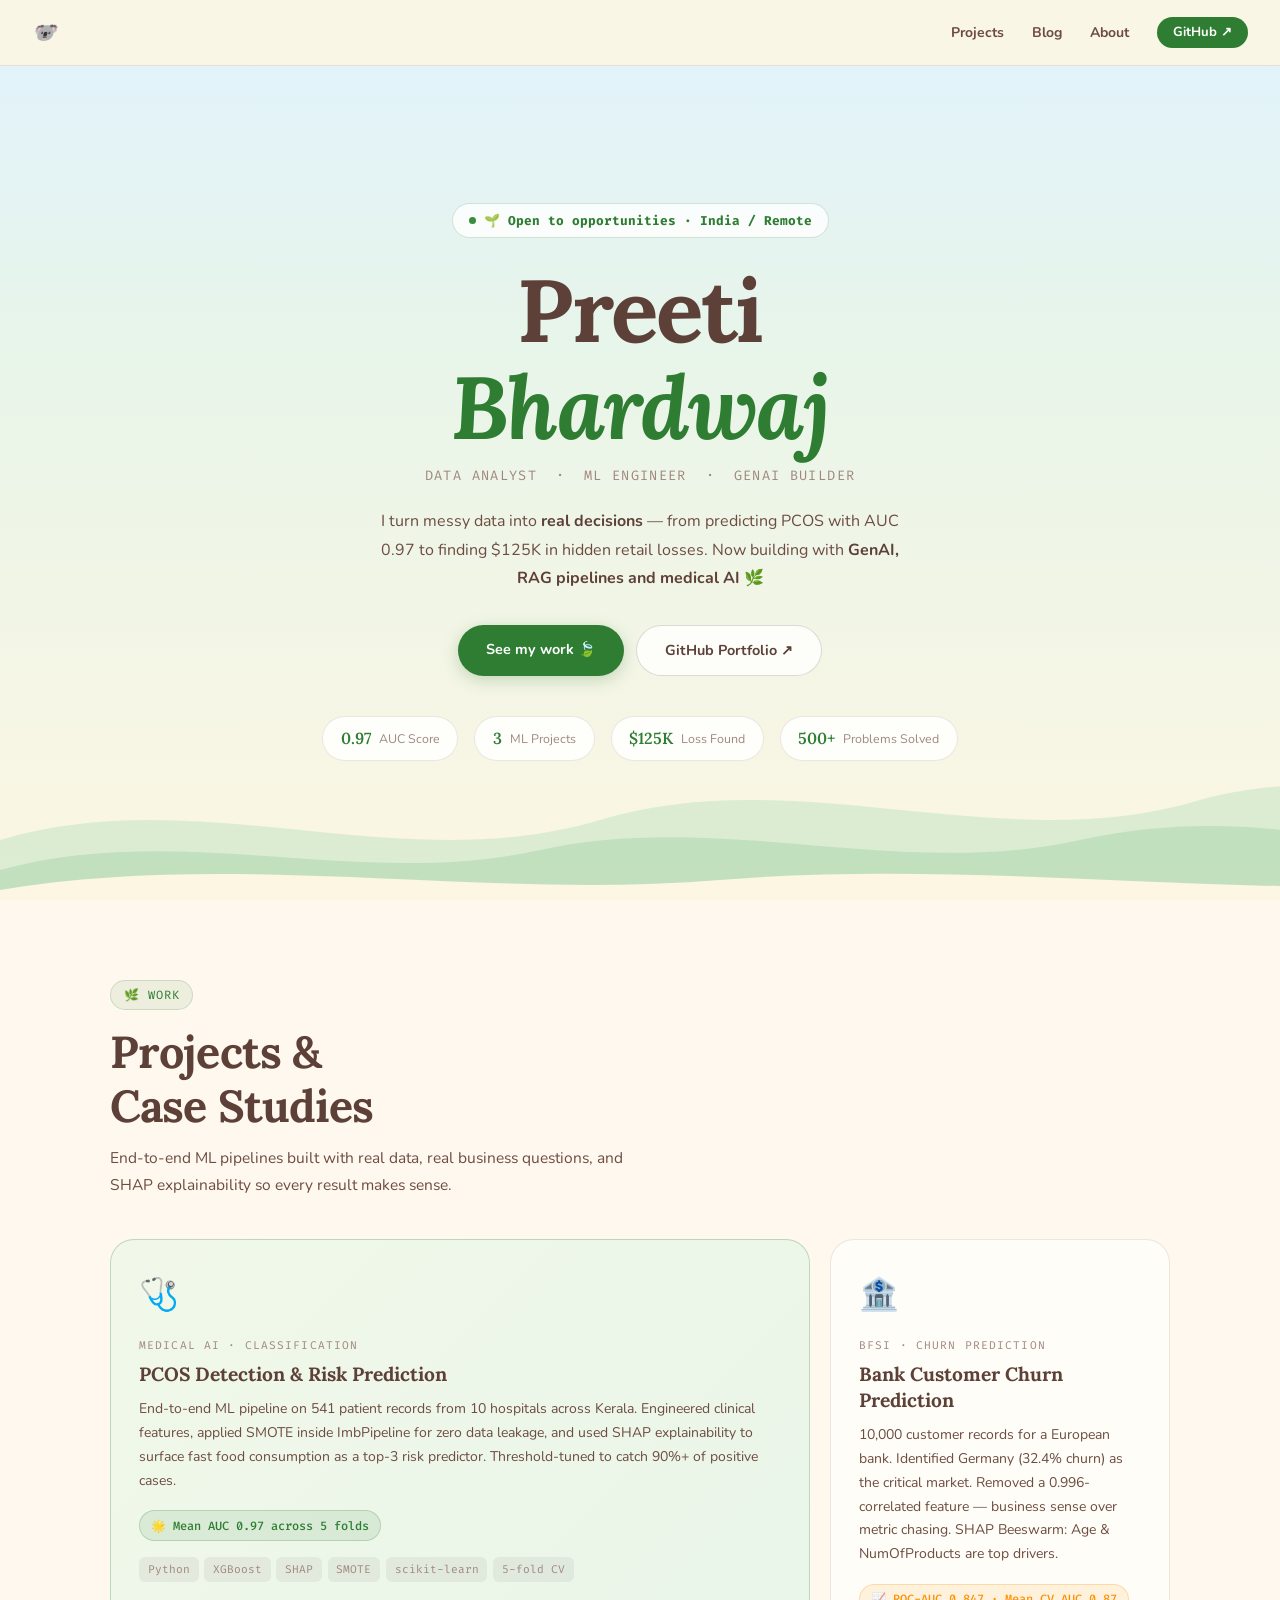
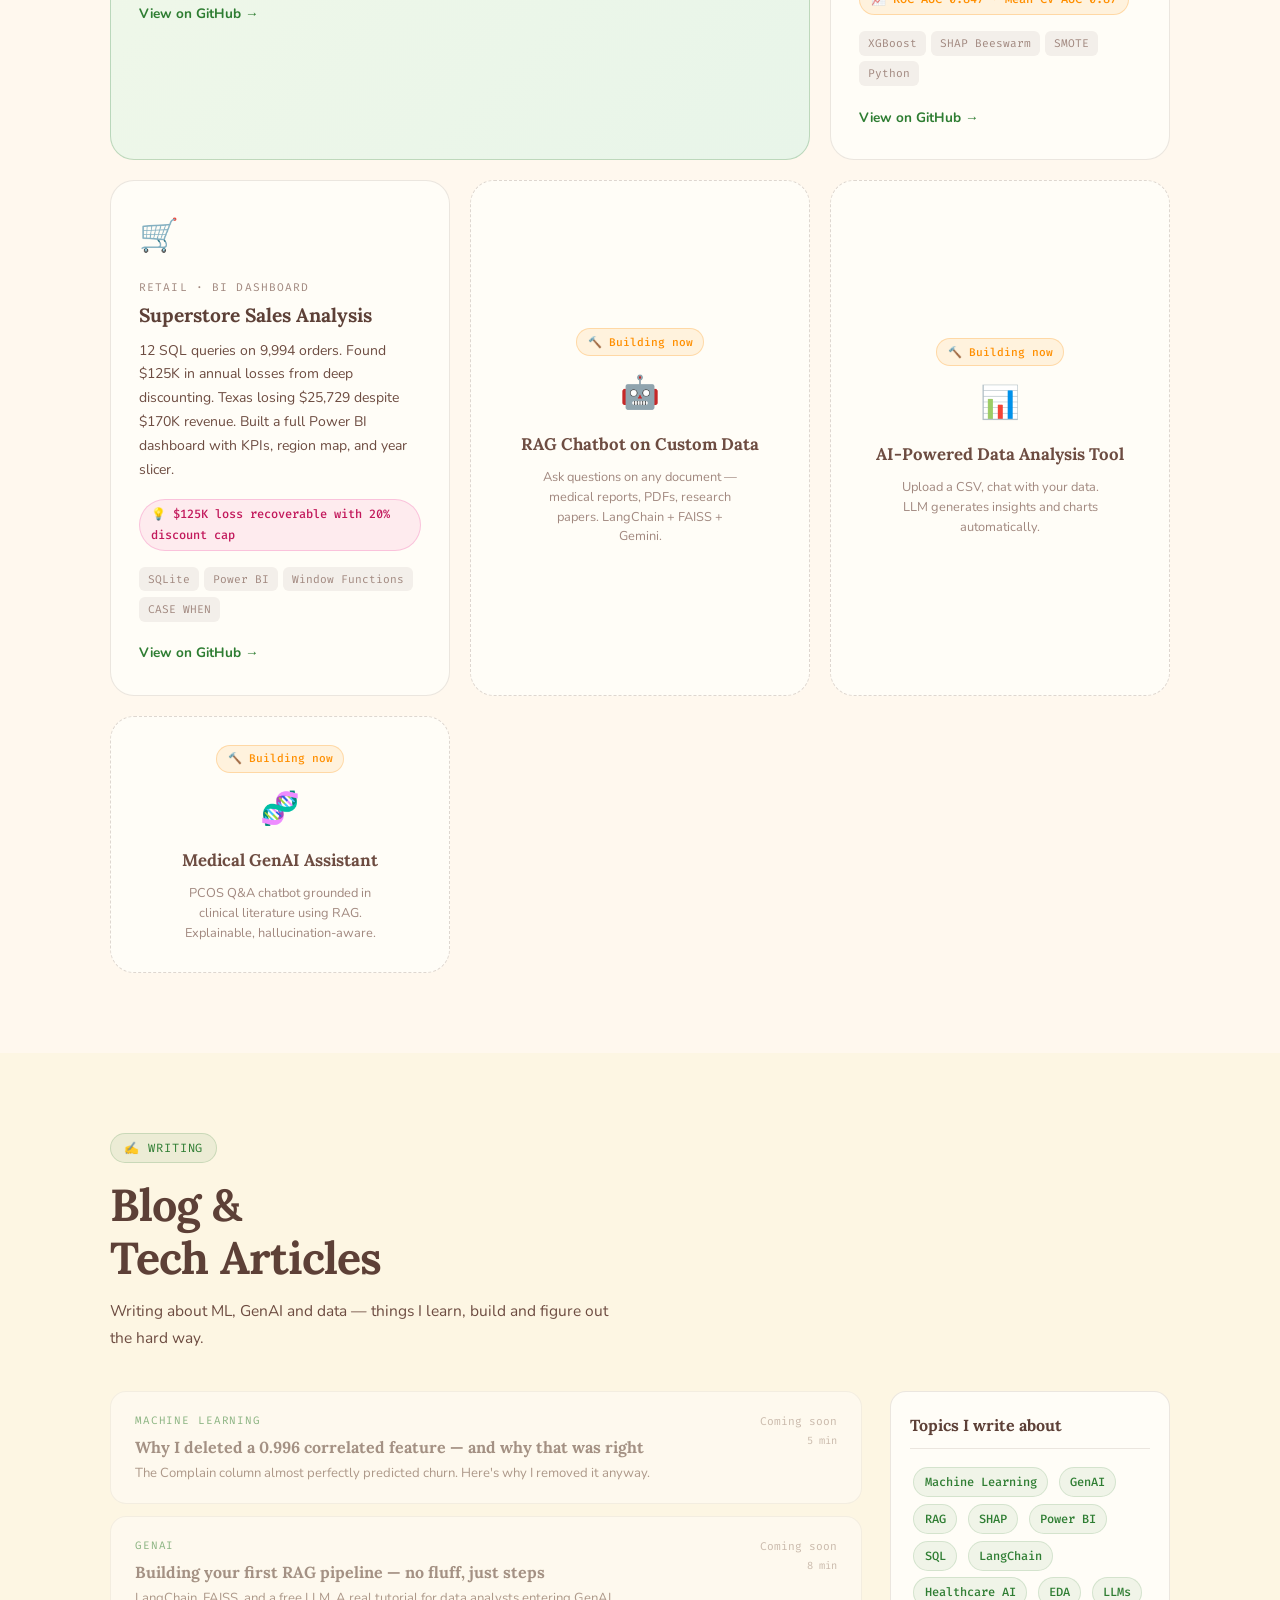
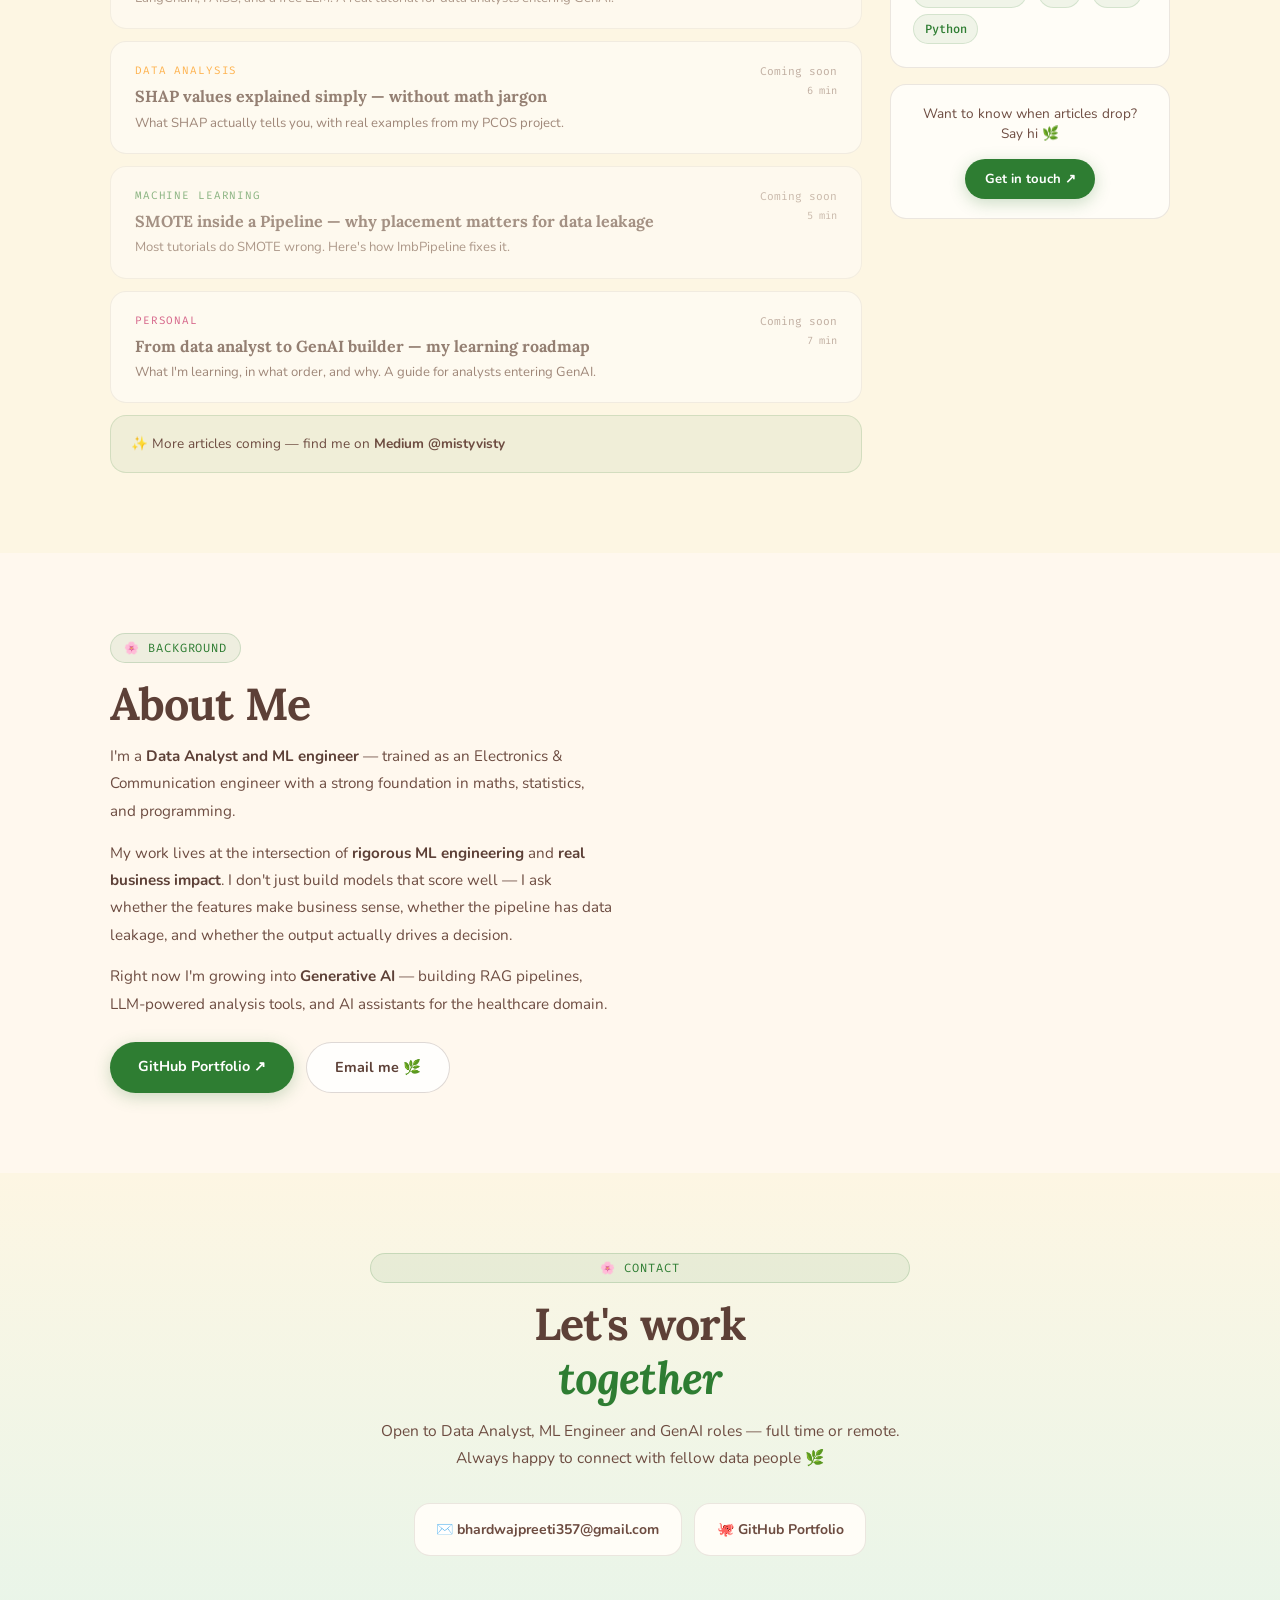
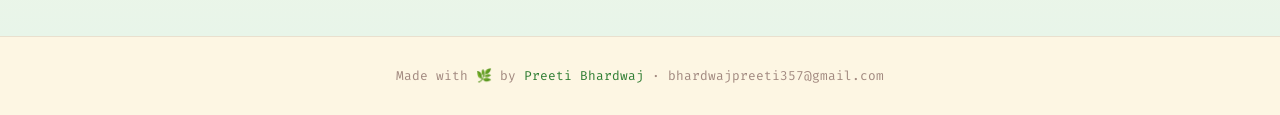
<file: index (5).html>
<!DOCTYPE html>
<html lang="en">
<head>
<meta charset="UTF-8">
<meta name="viewport" content="width=device-width, initial-scale=1.0">
<title>Preeti Bhardwaj — Data Analyst & AI Builder</title>
<link href="https://fonts.googleapis.com/css2?family=Lora:ital,wght@0,400;0,600;1,400&family=Nunito:wght@400;600;700&family=Fira+Code:wght@400;500&display=swap" rel="stylesheet">
<style>
:root {
  --sky: #e8f4f8;
  --sky2: #d4ecf7;
  --meadow: #c8e6c9;
  --cream: #fdf6e3;
  --warm: #fff8ee;
  --paper: #fffdf7;
  --bark: #5d4037;
  --bark2: #795548;
  --forest: #2e7d32;
  --forest2: #388e3c;
  --moss: #558b2f;
  --dust: #a5835a;
  --dust2: #8d6e63;
  --rose: #e91e8c;
  --rose-soft: #f48fb1;
  --sky-blue: #4fc3f7;
  --sky-deep: #0288d1;
  --amber: #ff8f00;
  --amber-soft: #ffcc02;
  --text: #3e2723;
  --text2: #6d4c41;
  --text3: #a1887f;
  --border: rgba(93,64,55,0.12);
  --border2: rgba(93,64,55,0.2);
  --serif: 'Lora', Georgia, serif;
  --sans: 'Nunito', sans-serif;
  --mono: 'Fira Code', monospace;
  --radius: 16px;
  --radius-lg: 24px;
  --radius-xl: 32px;
}

*, *::before, *::after { box-sizing: border-box; margin: 0; padding: 0; }
html { scroll-behavior: smooth; }

body {
  background: var(--cream);
  color: var(--text);
  font-family: var(--sans);
  font-size: 16px;
  line-height: 1.7;
  overflow-x: hidden;
  cursor: default;
}

/* ── FLOATING PARTICLES (leaves/dust) ── */
.particle {
  position: fixed;
  pointer-events: none;
  z-index: 0;
  opacity: 0;
  font-size: 1.1rem;
  animation: floatLeaf linear infinite;
}
@keyframes floatLeaf {
  0% { transform: translateY(100vh) rotate(0deg); opacity: 0; }
  10% { opacity: 0.6; }
  90% { opacity: 0.4; }
  100% { transform: translateY(-10vh) rotate(360deg); opacity: 0; }
}

/* ── NAV ── */
nav {
  position: fixed;
  top: 0; left: 0; right: 0;
  z-index: 100;
  display: flex;
  align-items: center;
  justify-content: space-between;
  padding: 1rem 2rem;
  background: rgba(253,246,227,0.88);
  backdrop-filter: blur(12px);
  border-bottom: 1.5px solid var(--border);
}

.nav-logo {
  font-family: var(--serif);
  font-size: 1.2rem;
  color: var(--bark);
  text-decoration: none;
  font-style: italic;
}
.nav-logo span { color: var(--forest); }

.nav-links {
  display: flex;
  gap: 1.75rem;
  list-style: none;
  align-items: center;
}
.nav-links a {
  color: var(--text2);
  text-decoration: none;
  font-size: 0.875rem;
  font-weight: 700;
  transition: color 0.2s;
}
.nav-links a:hover { color: var(--forest); }

.nav-cta {
  background: var(--forest) !important;
  color: white !important;
  padding: 0.4rem 1rem;
  border-radius: 100px;
  font-size: 0.82rem !important;
}
.nav-cta:hover { background: var(--forest2) !important; }

/* ── HERO ── */
#hero {
  min-height: 100vh;
  display: flex;
  flex-direction: column;
  align-items: center;
  justify-content: center;
  padding: 7rem 2rem 3rem;
  position: relative;
  overflow: hidden;
  background: linear-gradient(180deg, #e0f2fe 0%, #e8f5e9 40%, #fdf6e3 100%);
  text-align: center;
}

/* Sky clouds (CSS only) */
.cloud {
  position: absolute;
  background: white;
  border-radius: 50px;
  opacity: 0.75;
  animation: driftCloud linear infinite;
}
.cloud::before, .cloud::after {
  content: '';
  background: white;
  border-radius: 50%;
  position: absolute;
}
.cloud1 { width: 120px; height: 35px; top: 12%; left: -140px; animation-duration: 40s; animation-delay: 0s; }
.cloud1::before { width: 55px; height: 55px; top: -25px; left: 15px; }
.cloud1::after { width: 40px; height: 40px; top: -18px; left: 50px; }
.cloud2 { width: 80px; height: 25px; top: 22%; left: -100px; animation-duration: 55s; animation-delay: -20s; opacity: 0.5; }
.cloud2::before { width: 38px; height: 38px; top: -18px; left: 10px; }
.cloud2::after { width: 28px; height: 28px; top: -12px; left: 34px; }
.cloud3 { width: 100px; height: 30px; top: 8%; left: -120px; animation-duration: 48s; animation-delay: -35s; opacity: 0.6; }
.cloud3::before { width: 46px; height: 46px; top: -22px; left: 12px; }
.cloud3::after { width: 34px; height: 34px; top: -16px; left: 44px; }

@keyframes driftCloud {
  from { transform: translateX(0); }
  to { transform: translateX(calc(100vw + 160px)); }
}

/* hills */
.hills {
  position: absolute;
  bottom: 0; left: 0; right: 0;
  height: 160px;
  pointer-events: none;
}

/* hero content */
.hero-badge {
  display: inline-flex;
  align-items: center;
  gap: 0.5rem;
  background: rgba(255,255,255,0.8);
  border: 1.5px solid rgba(46,125,50,0.2);
  color: var(--forest);
  padding: 0.35rem 1rem;
  border-radius: 100px;
  font-size: 0.8rem;
  font-weight: 700;
  margin-bottom: 1.5rem;
  font-family: var(--mono);
}
.hero-badge::before {
  content: '';
  width: 7px; height: 7px;
  background: var(--forest2);
  border-radius: 50%;
  animation: pulse 2s infinite;
}
@keyframes pulse {
  0%,100% { transform: scale(1); opacity: 1; }
  50% { transform: scale(0.6); opacity: 0.4; }
}

h1.hero-name {
  font-family: var(--serif);
  font-size: clamp(2.8rem, 8vw, 5.5rem);
  line-height: 1.1;
  letter-spacing: -0.02em;
  color: var(--bark);
  margin-bottom: 0.5rem;
}
h1.hero-name em { color: var(--forest); font-style: italic; }

.hero-title {
  font-family: var(--mono);
  font-size: 0.85rem;
  color: var(--text3);
  letter-spacing: 0.1em;
  text-transform: uppercase;
  margin-bottom: 1.25rem;
}

.hero-desc {
  color: var(--text2);
  font-size: 1rem;
  max-width: 520px;
  margin: 0 auto 2rem;
  line-height: 1.8;
}
.hero-desc strong { color: var(--bark); }

.hero-btns {
  display: flex;
  gap: 0.75rem;
  justify-content: center;
  flex-wrap: wrap;
  margin-bottom: 2.5rem;
  position: relative;
  z-index: 2;
}

.btn-primary {
  background: var(--forest);
  color: white;
  padding: 0.75rem 1.75rem;
  border-radius: 100px;
  text-decoration: none;
  font-weight: 700;
  font-size: 0.9rem;
  transition: all 0.2s;
  border: none;
  cursor: pointer;
  box-shadow: 0 4px 16px rgba(46,125,50,0.25);
}
.btn-primary:hover { background: var(--forest2); transform: translateY(-2px); box-shadow: 0 8px 24px rgba(46,125,50,0.3); }

.btn-ghost {
  background: rgba(255,255,255,0.8);
  color: var(--bark);
  padding: 0.75rem 1.75rem;
  border-radius: 100px;
  text-decoration: none;
  font-weight: 700;
  font-size: 0.9rem;
  border: 1.5px solid var(--border2);
  transition: all 0.2s;
  cursor: pointer;
}
.btn-ghost:hover { border-color: var(--forest); color: var(--forest); transform: translateY(-2px); }

/* stats row */
.hero-stats {
  display: flex;
  gap: 1rem;
  justify-content: center;
  flex-wrap: wrap;
  position: relative;
  z-index: 2;
}

.stat-pill {
  background: rgba(255,255,255,0.85);
  border: 1.5px solid var(--border);
  border-radius: 100px;
  padding: 0.5rem 1.1rem;
  display: flex;
  align-items: center;
  gap: 0.5rem;
  font-size: 0.85rem;
}
.stat-pill .val { font-family: var(--serif); font-weight: 600; color: var(--forest); font-size: 1rem; }
.stat-pill .lbl { color: var(--text3); font-size: 0.78rem; }

/* ── SECTION ── */
section { padding: 5rem 2rem; position: relative; }
.section-inner { max-width: 1060px; margin: 0 auto; }

.section-label {
  display: inline-flex;
  align-items: center;
  gap: 0.5rem;
  background: rgba(46,125,50,0.08);
  border: 1px solid rgba(46,125,50,0.18);
  color: var(--forest);
  font-family: var(--mono);
  font-size: 0.75rem;
  padding: 0.25rem 0.8rem;
  border-radius: 100px;
  letter-spacing: 0.08em;
  text-transform: uppercase;
  margin-bottom: 0.9rem;
}

h2.section-title {
  font-family: var(--serif);
  font-size: clamp(1.8rem, 4vw, 2.8rem);
  line-height: 1.2;
  letter-spacing: -0.02em;
  color: var(--bark);
  margin-bottom: 0.75rem;
}

.section-sub {
  color: var(--text2);
  max-width: 520px;
  font-size: 0.97rem;
  margin-bottom: 2.5rem;
  line-height: 1.75;
}

/* ── PROJECTS ── */
#projects { background: var(--warm); }

.projects-grid {
  display: grid;
  grid-template-columns: repeat(auto-fit, minmax(300px, 1fr));
  gap: 1.25rem;
}

.project-card {
  background: var(--paper);
  border: 1.5px solid var(--border);
  border-radius: var(--radius-lg);
  padding: 1.75rem;
  transition: all 0.25s;
  position: relative;
  overflow: hidden;
}

.project-card::before {
  content: '';
  position: absolute;
  bottom: 0; left: 0; right: 0;
  height: 3px;
  background: linear-gradient(90deg, var(--forest), var(--moss));
  transform: scaleX(0);
  transform-origin: left;
  transition: transform 0.3s;
}

.project-card:hover { transform: translateY(-4px); box-shadow: 0 12px 40px rgba(93,64,55,0.1); border-color: rgba(46,125,50,0.3); }
.project-card:hover::before { transform: scaleX(1); }

.project-card.featured {
  grid-column: span 2;
  background: linear-gradient(135deg, #f1f8e9, #e8f5e9);
  border-color: rgba(46,125,50,0.25);
}

.project-icon { font-size: 2rem; margin-bottom: 0.9rem; display: block; }
.project-type { font-family: var(--mono); font-size: 0.7rem; color: var(--text3); text-transform: uppercase; letter-spacing: 0.1em; margin-bottom: 0.4rem; }
.project-card h3 { font-family: var(--serif); font-size: 1.2rem; color: var(--bark); margin-bottom: 0.6rem; line-height: 1.35; }
.project-card p { color: var(--text2); font-size: 0.875rem; line-height: 1.7; margin-bottom: 1.1rem; }

.result-badge {
  display: inline-flex;
  align-items: center;
  gap: 0.4rem;
  background: rgba(46,125,50,0.1);
  border: 1px solid rgba(46,125,50,0.22);
  color: var(--forest);
  font-family: var(--mono);
  font-size: 0.75rem;
  padding: 0.28rem 0.7rem;
  border-radius: 100px;
  margin-bottom: 1rem;
  font-weight: 500;
}
.result-badge.amber { background: rgba(255,143,0,0.1); border-color: rgba(255,143,0,0.25); color: var(--amber); }
.result-badge.rose { background: rgba(233,30,140,0.08); border-color: rgba(233,30,140,0.2); color: #c2185b; }

.project-tags { display: flex; flex-wrap: wrap; gap: 0.35rem; margin-bottom: 1.1rem; }
.tag { background: rgba(93,64,55,0.07); color: var(--text3); font-size: 0.7rem; font-family: var(--mono); padding: 0.18rem 0.55rem; border-radius: 6px; }

.project-link { color: var(--forest); text-decoration: none; font-size: 0.85rem; font-weight: 700; display: inline-flex; align-items: center; gap: 0.3rem; transition: gap 0.2s; }
.project-link:hover { gap: 0.6rem; }

/* coming soon */
.coming-card {
  background: var(--paper);
  border: 1.5px dashed rgba(93,64,55,0.2);
  border-radius: var(--radius-lg);
  padding: 1.75rem;
  display: flex;
  flex-direction: column;
  align-items: center;
  text-align: center;
  gap: 0.6rem;
  transition: border-color 0.2s;
  min-height: 200px;
  justify-content: center;
}
.coming-card:hover { border-color: var(--forest); }
.coming-card .coming-tag { background: rgba(255,143,0,0.1); border: 1px solid rgba(255,143,0,0.25); color: var(--amber); font-family: var(--mono); font-size: 0.7rem; padding: 0.22rem 0.65rem; border-radius: 100px; font-weight: 500; }
.coming-card h3 { font-family: var(--serif); font-size: 1.05rem; color: var(--text2); }
.coming-card p { font-size: 0.8rem; color: var(--text3); line-height: 1.55; max-width: 200px; }

/* ── BLOG ── */
#blog { background: var(--cream); }

.blog-grid { display: grid; grid-template-columns: 1fr 280px; gap: 1.75rem; align-items: start; }

.blog-list { display: flex; flex-direction: column; gap: 0.75rem; }

.blog-card {
  background: var(--paper);
  border: 1.5px solid var(--border);
  border-radius: var(--radius);
  padding: 1.25rem 1.5rem;
  text-decoration: none;
  color: inherit;
  display: flex;
  gap: 1rem;
  justify-content: space-between;
  align-items: flex-start;
  transition: all 0.2s;
  opacity: 0.65;
}
.blog-card:hover { opacity: 1; border-color: rgba(46,125,50,0.3); transform: translateX(4px); }

.post-cat { font-family: var(--mono); font-size: 0.68rem; text-transform: uppercase; letter-spacing: 0.08em; color: var(--forest); margin-bottom: 0.3rem; }
.post-cat.amber { color: var(--amber); }
.post-cat.rose { color: #c2185b; }
.blog-card h3 { font-family: var(--serif); font-size: 1rem; color: var(--bark); margin-bottom: 0.3rem; line-height: 1.4; }
.blog-card p { font-size: 0.82rem; color: var(--text2); line-height: 1.55; }
.post-time { font-family: var(--mono); font-size: 0.7rem; color: var(--text3); white-space: nowrap; text-align: right; }

.blog-soon-note {
  background: rgba(46,125,50,0.06);
  border: 1.5px solid rgba(46,125,50,0.15);
  border-radius: var(--radius);
  padding: 1rem 1.25rem;
  font-size: 0.85rem;
  color: var(--text2);
  margin-top: 0.75rem;
}

/* sidebar */
.blog-sidebar { display: flex; flex-direction: column; gap: 1rem; }
.sidebar-box { background: var(--paper); border: 1.5px solid var(--border); border-radius: var(--radius); padding: 1.2rem; }
.sidebar-box h4 { font-family: var(--serif); font-size: 1rem; color: var(--bark); margin-bottom: 0.9rem; padding-bottom: 0.6rem; border-bottom: 1px solid var(--border); }
.topic-pill { display: inline-block; background: rgba(46,125,50,0.07); border: 1px solid rgba(46,125,50,0.15); color: var(--forest); font-size: 0.75rem; padding: 0.25rem 0.65rem; border-radius: 100px; margin: 0.2rem; font-family: var(--mono); cursor: pointer; transition: all 0.15s; font-weight: 500; }
.topic-pill:hover { background: var(--forest); color: white; }

/* ── ABOUT ── */
#about { background: var(--warm); }
.about-grid { display: grid; grid-template-columns: 1fr 1fr; gap: 3.5rem; align-items: start; }
.about-text p { color: var(--text2); line-height: 1.8; margin-bottom: 0.9rem; font-size: 0.95rem; }
.about-text p strong { color: var(--bark); }

.timeline { display: flex; flex-direction: column; }
.t-item { display: grid; grid-template-columns: 68px 1fr; gap: 1rem; padding-bottom: 1.4rem; position: relative; }
.t-item:not(:last-child)::after { content: ''; position: absolute; left: 32px; top: 28px; bottom: 0; width: 1.5px; background: var(--border); }
.t-year { font-family: var(--mono); font-size: 0.72rem; color: var(--text3); padding-top: 0.2rem; text-align: right; }
.t-dot { width: 9px; height: 9px; background: var(--forest); border-radius: 50%; position: absolute; left: 28px; top: 7px; box-shadow: 0 0 0 3px rgba(46,125,50,0.18); }
.t-body { padding-left: 1.1rem; }
.t-body h4 { font-weight: 700; font-size: 0.9rem; color: var(--bark); margin-bottom: 0.15rem; }
.t-body p { font-size: 0.8rem; color: var(--text2); }

/* ── CONTACT ── */
#contact { background: linear-gradient(180deg, var(--cream) 0%, #e8f5e9 100%); text-align: center; }
.contact-inner { max-width: 540px; margin: 0 auto; }
.contact-cards { display: flex; justify-content: center; gap: 0.75rem; flex-wrap: wrap; margin-top: 2rem; }
.contact-card { background: var(--paper); border: 1.5px solid var(--border); border-radius: var(--radius); padding: 0.85rem 1.35rem; text-decoration: none; color: var(--text2); font-size: 0.875rem; font-weight: 700; display: flex; align-items: center; gap: 0.6rem; transition: all 0.2s; }
.contact-card:hover { border-color: var(--forest); color: var(--forest); transform: translateY(-3px); box-shadow: 0 8px 24px rgba(46,125,50,0.12); }

/* ── FOOTER ── */
footer { background: var(--cream); border-top: 1.5px solid var(--border); padding: 1.75rem 2rem; text-align: center; font-size: 0.8rem; color: var(--text3); font-family: var(--mono); }
footer span { color: var(--forest); }

/* ── ANIMATIONS ── */
@keyframes fadeUp {
  from { opacity: 0; transform: translateY(20px); }
  to { opacity: 1; transform: translateY(0); }
}
.hero-badge { animation: fadeUp 0.5s ease 0.1s both; }
h1.hero-name { animation: fadeUp 0.5s ease 0.2s both; }
.hero-title { animation: fadeUp 0.5s ease 0.28s both; }
.hero-desc { animation: fadeUp 0.5s ease 0.35s both; }
.hero-btns { animation: fadeUp 0.5s ease 0.42s both; }
.hero-stats { animation: fadeUp 0.5s ease 0.5s both; }

/* ── RESPONSIVE ── */
@media (max-width: 768px) {
  nav { padding: 0.9rem 1.2rem; }
  .nav-links li:not(:last-child) { display: none; }
  section { padding: 3.5rem 1.2rem; }
  #hero { padding: 6rem 1.2rem 2.5rem; }
  .project-card.featured { grid-column: span 1; }
  .blog-grid { grid-template-columns: 1fr; }
  .blog-sidebar { display: none; }
  .about-grid { grid-template-columns: 1fr; }
  .hero-stats { gap: 0.5rem; }
}

/* ── ARTICLE OVERLAY ── */
.blog-card { cursor: pointer; }
.blog-card.live { opacity: 1; border-color: rgba(46,125,50,0.25); }
.blog-card.live:hover { border-color: var(--forest); transform: translateX(4px); box-shadow: 0 4px 20px rgba(46,125,50,0.1); }
.blog-card.soon { opacity: 0.55; cursor: default; pointer-events: none; }
.live-badge { display: inline-block; background: rgba(46,125,50,0.1); color: var(--forest); font-family: var(--mono); font-size: 0.62rem; padding: 0.15rem 0.5rem; border-radius: 100px; border: 1px solid rgba(46,125,50,0.2); margin-bottom: 0.4rem; }
.article-overlay {
  position: fixed; inset: 0; z-index: 200;
  background: var(--cream); overflow-y: auto;
  transform: translateX(100%);
  transition: transform 0.35s cubic-bezier(0.4,0,0.2,1);
}
.article-overlay.open { transform: translateX(0); }
.article-nav {
  position: sticky; top: 0;
  background: rgba(253,246,227,0.92);
  backdrop-filter: blur(12px);
  border-bottom: 1.5px solid var(--border);
  padding: 0.9rem 2rem;
  display: flex; align-items: center; gap: 1rem; z-index: 10;
}
.back-btn {
  display: flex; align-items: center; gap: 0.4rem;
  color: var(--forest); font-weight: 700; font-size: 0.875rem;
  cursor: pointer; background: none; border: none;
  font-family: var(--sans); transition: gap 0.2s;
}
.back-btn:hover { gap: 0.7rem; }
.article-body { max-width: 680px; margin: 0 auto; padding: 3rem 2rem 5rem; }
.article-body .art-cat { font-family: var(--mono); font-size: 0.72rem; text-transform: uppercase; letter-spacing: 0.1em; color: var(--forest); margin-bottom: 0.75rem; }
.article-body h1 { font-family: var(--serif); font-size: clamp(1.7rem, 4vw, 2.4rem); color: var(--bark); line-height: 1.25; margin-bottom: 1rem; }
.article-meta { font-family: var(--mono); font-size: 0.75rem; color: var(--text3); margin-bottom: 2.5rem; padding-bottom: 1.5rem; border-bottom: 1.5px solid var(--border); }
.article-body h2 { font-family: var(--serif); font-size: 1.35rem; color: var(--bark); margin: 2.2rem 0 0.75rem; line-height: 1.35; }
.article-body p { color: var(--text2); font-size: 0.97rem; line-height: 1.85; margin-bottom: 1.2rem; }
.article-body strong { color: var(--bark); }
.article-body em { color: var(--forest); font-style: italic; }
.article-body pre { background: #1e1e1e; color: #d4d4d4; font-family: var(--mono); font-size: 0.82rem; padding: 1.25rem 1.5rem; border-radius: var(--radius); overflow-x: auto; margin: 1.5rem 0; line-height: 1.65; }
.article-body code { background: rgba(46,125,50,0.08); color: var(--forest); font-family: var(--mono); font-size: 0.85em; padding: 0.15em 0.4em; border-radius: 5px; }
.article-body pre code { background: none; color: inherit; padding: 0; font-size: inherit; }
.article-body ul, .article-body ol { color: var(--text2); font-size: 0.97rem; line-height: 1.85; margin: 0 0 1.2rem 1.5rem; }
.article-body li { margin-bottom: 0.4rem; }
.article-body blockquote { border-left: 3px solid var(--forest); padding: 0.75rem 1.25rem; margin: 1.5rem 0; background: rgba(46,125,50,0.05); border-radius: 0 var(--radius) var(--radius) 0; font-style: italic; color: var(--text2); }
.article-footer { margin-top: 3rem; padding-top: 1.5rem; border-top: 1.5px solid var(--border); font-size: 0.85rem; color: var(--text3); font-family: var(--mono); }
.article-footer a { color: var(--forest); }
@media (max-width: 768px) { .article-body { padding: 2rem 1.2rem 4rem; } .article-nav { padding: 0.9rem 1.2rem; } }
</style>
</head>
<body>

<!-- floating leaves -->
<div class="particle" style="left:8%;animation-duration:18s;animation-delay:0s;">🍃</div>
<div class="particle" style="left:22%;animation-duration:24s;animation-delay:-6s;">🌿</div>
<div class="particle" style="left:55%;animation-duration:20s;animation-delay:-12s;">✨</div>
<div class="particle" style="left:75%;animation-duration:28s;animation-delay:-3s;">🍀</div>
<div class="particle" style="left:88%;animation-duration:16s;animation-delay:-9s;">🌸</div>
<div class="particle" style="left:40%;animation-duration:22s;animation-delay:-16s;">⭐</div>

<!-- NAV -->
<nav>
  <a href="#hero" class="nav-logo">🐨</a>
  <ul class="nav-links">
    <li><a href="#projects">Projects</a></li>
    <li><a href="#blog">Blog</a></li>
    <li><a href="#about">About</a></li>
    <li><a href="https://github.com/mistyvisty/Data-Analytics-Portfolio" target="_blank" class="nav-cta">GitHub ↗</a></li>
  </ul>
</nav>

<!-- HERO -->
<section id="hero">
  <div class="cloud cloud1"></div>
  <div class="cloud cloud2"></div>
  <div class="cloud cloud3"></div>

  <div class="hero-badge">🌱 Open to opportunities · India / Remote</div>
  <h1 class="hero-name">Preeti<br><em>Bhardwaj</em></h1>
  <div class="hero-title">Data Analyst &nbsp;·&nbsp; ML Engineer &nbsp;·&nbsp; GenAI Builder</div>
  <p class="hero-desc">
    I turn messy data into <strong>real decisions</strong> — from predicting PCOS with AUC 0.97
    to finding $125K in hidden retail losses. Now building with <strong>GenAI, RAG pipelines and medical AI</strong> 🌿
  </p>
  <div class="hero-btns">
    <a href="#projects" class="btn-primary">See my work 🍃</a>
    <a href="https://github.com/mistyvisty/Data-Analytics-Portfolio" target="_blank" class="btn-ghost">GitHub Portfolio ↗</a>
  </div>
  <div class="hero-stats">
    <div class="stat-pill"><span class="val">0.97</span><span class="lbl">AUC Score</span></div>
    <div class="stat-pill"><span class="val">3</span><span class="lbl">ML Projects</span></div>
    <div class="stat-pill"><span class="val">$125K</span><span class="lbl">Loss Found</span></div>
    <div class="stat-pill"><span class="val">500+</span><span class="lbl">Problems Solved</span></div>
  </div>

  <!-- hills SVG -->
  <svg class="hills" viewBox="0 0 1440 160" preserveAspectRatio="none" xmlns="http://www.w3.org/2000/svg">
    <path d="M0,100 C200,40 400,140 600,80 C800,20 1000,120 1200,60 C1350,20 1400,80 1440,70 L1440,160 L0,160 Z" fill="#c8e6c9" opacity="0.6"/>
    <path d="M0,130 C180,80 360,150 540,110 C720,70 900,140 1080,100 C1260,60 1380,120 1440,100 L1440,160 L0,160 Z" fill="#a5d6a7" opacity="0.5"/>
    <path d="M0,150 C240,110 480,160 720,140 C960,120 1200,155 1440,145 L1440,160 L0,160 Z" fill="#fdf6e3"/>
  </svg>
</section>

<!-- PROJECTS -->
<section id="projects">
  <div class="section-inner">
    <div class="section-label">🌿 Work</div>
    <h2 class="section-title">Projects &<br>Case Studies</h2>
    <p class="section-sub">End-to-end ML pipelines built with real data, real business questions, and SHAP explainability so every result makes sense.</p>

    <div class="projects-grid">

      <div class="project-card featured">
        <span class="project-icon">🩺</span>
        <div class="project-type">Medical AI · Classification</div>
        <h3>PCOS Detection & Risk Prediction</h3>
        <p>End-to-end ML pipeline on 541 patient records from 10 hospitals across Kerala. Engineered clinical features, applied SMOTE inside ImbPipeline for zero data leakage, and used SHAP explainability to surface fast food consumption as a top-3 risk predictor. Threshold-tuned to catch 90%+ of positive cases.</p>
        <div class="result-badge">🌟 Mean AUC 0.97 across 5 folds</div>
        <div class="project-tags">
          <span class="tag">Python</span><span class="tag">XGBoost</span><span class="tag">SHAP</span>
          <span class="tag">SMOTE</span><span class="tag">scikit-learn</span><span class="tag">5-fold CV</span>
        </div>
        <a href="https://github.com/mistyvisty/Data-Analytics-Portfolio" target="_blank" class="project-link">View on GitHub →</a>
      </div>

      <div class="project-card">
        <span class="project-icon">🏦</span>
        <div class="project-type">BFSI · Churn Prediction</div>
        <h3>Bank Customer Churn Prediction</h3>
        <p>10,000 customer records for a European bank. Identified Germany (32.4% churn) as the critical market. Removed a 0.996-correlated feature — business sense over metric chasing. SHAP Beeswarm: Age & NumOfProducts are top drivers.</p>
        <div class="result-badge amber">📈 ROC-AUC 0.847 · Mean CV AUC 0.87</div>
        <div class="project-tags">
          <span class="tag">XGBoost</span><span class="tag">SHAP Beeswarm</span><span class="tag">SMOTE</span><span class="tag">Python</span>
        </div>
        <a href="https://github.com/mistyvisty/Data-Analytics-Portfolio" target="_blank" class="project-link">View on GitHub →</a>
      </div>

      <div class="project-card">
        <span class="project-icon">🛒</span>
        <div class="project-type">Retail · BI Dashboard</div>
        <h3>Superstore Sales Analysis</h3>
        <p>12 SQL queries on 9,994 orders. Found $125K in annual losses from deep discounting. Texas losing $25,729 despite $170K revenue. Built a full Power BI dashboard with KPIs, region map, and year slicer.</p>
        <div class="result-badge rose">💡 $125K loss recoverable with 20% discount cap</div>
        <div class="project-tags">
          <span class="tag">SQLite</span><span class="tag">Power BI</span><span class="tag">Window Functions</span><span class="tag">CASE WHEN</span>
        </div>
        <a href="https://github.com/mistyvisty/Data-Analytics-Portfolio" target="_blank" class="project-link">View on GitHub →</a>
      </div>

      <div class="coming-card">
        <div class="coming-tag">🔨 Building now</div>
        <span style="font-size:2rem;">🤖</span>
        <h3>RAG Chatbot on Custom Data</h3>
        <p>Ask questions on any document — medical reports, PDFs, research papers. LangChain + FAISS + Gemini.</p>
      </div>

      <div class="coming-card">
        <div class="coming-tag">🔨 Building now</div>
        <span style="font-size:2rem;">📊</span>
        <h3>AI-Powered Data Analysis Tool</h3>
        <p>Upload a CSV, chat with your data. LLM generates insights and charts automatically.</p>
      </div>

      <div class="coming-card">
        <div class="coming-tag">🔨 Building now</div>
        <span style="font-size:2rem;">🧬</span>
        <h3>Medical GenAI Assistant</h3>
        <p>PCOS Q&A chatbot grounded in clinical literature using RAG. Explainable, hallucination-aware.</p>
      </div>

    </div>
  </div>
</section>

<!-- BLOG -->
<section id="blog">
  <div class="section-inner">
    <div class="section-label">✍️ Writing</div>
    <h2 class="section-title">Blog &<br>Tech Articles</h2>
    <p class="section-sub">Writing about ML, GenAI and data — things I learn, build and figure out the hard way.</p>

    <div class="blog-grid">
      <div>
        <div class="blog-list">
          <div class="blog-card soon">
            <div>
              <div class="post-cat">Machine Learning</div>
              <h3>Why I deleted a 0.996 correlated feature — and why that was right</h3>
              <p>The Complain column almost perfectly predicted churn. Here's why I removed it anyway.</p>
            </div>
            <div class="post-time">Coming soon<br><span style="font-size:0.65rem;">5 min</span></div>
          </div>
          <div class="blog-card soon">
            <div>
              <div class="post-cat">GenAI</div>
              <h3>Building your first RAG pipeline — no fluff, just steps</h3>
              <p>LangChain, FAISS, and a free LLM. A real tutorial for data analysts entering GenAI.</p>
            </div>
            <div class="post-time">Coming soon<br><span style="font-size:0.65rem;">8 min</span></div>
          </div>
          <div class="blog-card">
            <div>
              <div class="post-cat amber">Data Analysis</div>
              <h3>SHAP values explained simply — without math jargon</h3>
              <p>What SHAP actually tells you, with real examples from my PCOS project.</p>
            </div>
            <div class="post-time">Coming soon<br><span style="font-size:0.65rem;">6 min</span></div>
          </div>
          <div class="blog-card soon">
            <div>
              <div class="post-cat">Machine Learning</div>
              <h3>SMOTE inside a Pipeline — why placement matters for data leakage</h3>
              <p>Most tutorials do SMOTE wrong. Here's how ImbPipeline fixes it.</p>
            </div>
            <div class="post-time">Coming soon<br><span style="font-size:0.65rem;">5 min</span></div>
          </div>
          <div class="blog-card">
            <div>
              <div class="post-cat rose">Personal</div>
              <h3>From data analyst to GenAI builder — my learning roadmap</h3>
              <p>What I'm learning, in what order, and why. A guide for analysts entering GenAI.</p>
            </div>
            <div class="post-time">Coming soon<br><span style="font-size:0.65rem;">7 min</span></div>
          </div>
        </div>
        <div class="blog-soon-note">
          ✨ More articles coming — find me on <strong>Medium @mistyvisty</strong>
        </div>
      </div>

      <div class="blog-sidebar">
        <div class="sidebar-box">
          <h4>Topics I write about</h4>
          <span class="topic-pill">Machine Learning</span>
          <span class="topic-pill">GenAI</span>
          <span class="topic-pill">RAG</span>
          <span class="topic-pill">SHAP</span>
          <span class="topic-pill">Power BI</span>
          <span class="topic-pill">SQL</span>
          <span class="topic-pill">LangChain</span>
          <span class="topic-pill">Healthcare AI</span>
          <span class="topic-pill">EDA</span>
          <span class="topic-pill">LLMs</span>
          <span class="topic-pill">Python</span>
        </div>
        <div class="sidebar-box" style="text-align:center;">
          <p style="font-size:0.85rem;color:var(--text2);margin-bottom:0.9rem;line-height:1.5;">Want to know when articles drop? Say hi 🌿</p>
          <a href="mailto:bhardwajpreeti357@gmail.com" class="btn-primary" style="font-size:0.82rem;padding:0.55rem 1.2rem;display:inline-block;">Get in touch ↗</a>
        </div>
      </div>
    </div>
  </div>
</section>

<!-- ABOUT -->
<section id="about">
  <div class="section-inner">
    <div class="section-label">🌸 Background</div>
    <h2 class="section-title">About Me</h2>
    <div class="about-grid">
      <div class="about-text">
        <p>I'm a <strong>Data Analyst and ML engineer</strong> — trained as an Electronics & Communication engineer with a strong foundation in maths, statistics, and programming.</p>
        <p>My work lives at the intersection of <strong>rigorous ML engineering</strong> and <strong>real business impact</strong>. I don't just build models that score well — I ask whether the features make business sense, whether the pipeline has data leakage, and whether the output actually drives a decision.</p>
        <p>Right now I'm growing into <strong>Generative AI</strong> — building RAG pipelines, LLM-powered analysis tools, and AI assistants for the healthcare domain.</p>
        <div style="margin-top:1.5rem;display:flex;gap:0.75rem;flex-wrap:wrap;">
          <a href="https://github.com/mistyvisty/Data-Analytics-Portfolio" target="_blank" class="btn-primary">GitHub Portfolio ↗</a>
          <a href="mailto:bhardwajpreeti357@gmail.com" class="btn-ghost">Email me 🌿</a>
        </div>
      </div>

    </div>
  </div>
</section>

<!-- CONTACT -->
<section id="contact">
  <div class="section-inner contact-inner">
    <div class="section-label" style="display:flex;justify-content:center;">🌸 Contact</div>
    <h2 class="section-title">Let's work<br><em style="color:var(--forest);">together</em></h2>
    <p class="section-sub" style="margin:0 auto;text-align:center;">Open to Data Analyst, ML Engineer and GenAI roles — full time or remote. Always happy to connect with fellow data people 🌿</p>
    <div class="contact-cards">
      <a href="mailto:bhardwajpreeti357@gmail.com" class="contact-card">✉️ bhardwajpreeti357@gmail.com</a>
      <a href="https://github.com/mistyvisty/Data-Analytics-Portfolio" target="_blank" class="contact-card">🐙 GitHub Portfolio</a>
    </div>
  </div>
</section>

<footer>
  Made with 🌿 by <span>Preeti Bhardwaj</span> · bhardwajpreeti357@gmail.com
</footer>


<!-- ARTICLE 1 -->
<div class="article-overlay" id="overlay-a1">
  <div class="article-nav">
    <button class="back-btn" onclick="closeArticle('a1')">← Back to blog</button>
  </div>
  <div class="article-body">
    <div class="art-cat">Machine Learning · 5 min read</div>
    <h1>Why I Deleted a 0.996 Correlated Feature — And Why That Was Right</h1>
    <div class="article-meta">Preeti Bhardwaj &nbsp;·&nbsp; May 2026</div>
    <p>When I was building a bank customer churn prediction model on 10,000 records, my correlation matrix threw up something that made me stop and stare.</p>
    <p>One feature — <strong>Complain</strong> (whether a customer had filed a complaint) — had a <strong>0.996 correlation with the target variable</strong> (Exited). That's almost perfect. A data scientist's dream, right?</p>
    <p>I deleted it anyway. Here's why.</p>
    <h2>What the number was telling me</h2>
    <p>A 0.996 correlation means: almost every customer who complained, churned. Almost every customer who didn't complain, stayed. On the surface, that sounds like a powerful signal. Your model would love it. Your AUC would look great.</p>
    <p>But ask yourself — <strong>in the real world, when does a bank know a customer has complained?</strong></p>
    <p>Only <em>after</em> the customer has already complained. Which happens right before they leave. So what you've built is not a churn <em>predictor</em>. It's a churn <em>confirmer</em>. By the time you have the Complain value, the customer has one foot out the door. There's no time to intervene. A model like that is useless to a retention team.</p>
    <h2>The difference between correlation and usefulness</h2>
    <p>This is the thing tutorials don't teach you. High correlation with the target feels like a win. But features need to pass two tests, not one:</p>
    <blockquote>Test 1 — Is it statistically useful? (correlation, feature importance)<br>Test 2 — Is it available and actionable at prediction time?</blockquote>
    <p>Complain passed Test 1 with flying colours. It failed Test 2 completely. A churn model is only valuable if it gives the business time to act — send a retention offer, assign a relationship manager, trigger a call. For that, you need features available <em>weeks or months</em> before churn. Not features that appear <em>because</em> churn is happening.</p>
    <h2>What I kept instead</h2>
    <p>After removing Complain, the model had to find real, leading signals. SHAP analysis revealed the actual drivers:</p>
    <ul>
      <li><strong>Age</strong> — older customers churn more (possibly less digital-native, more likely to switch to traditional banks)</li>
      <li><strong>NumOfProducts</strong> — customers with only 1 product churn at much higher rates; those with 2–3 are stickier</li>
      <li><strong>Geography</strong> — Germany showed 32.4% churn vs ~16% in France and Spain, suggesting a market-specific problem</li>
    </ul>
    <p>These are features a retention team can actually use. You can identify a 45-year-old single-product German customer <em>today</em> and reach out before they decide to leave.</p>
    <h2>The model still performed well</h2>
    <p>Removing a 0.996 correlated feature didn't ruin the model:</p>
    <ul>
      <li><strong>ROC-AUC: 0.847</strong></li>
      <li><strong>Mean CV AUC: 0.87 across 5 folds</strong></li>
    </ul>
    <p>That's a solid, trustworthy model — built on features that make business sense, without data leakage risk, and without a feature that would be useless in production.</p>
    <h2>The lesson</h2>
    <p>When you see a suspiciously high correlation, don't celebrate. Ask:</p>
    <blockquote>"Would I actually have this value at the time I need to make a prediction?"</blockquote>
    <p>If the answer is no — remove it. A lower AUC built on honest features is worth more than a higher AUC built on a feature that tells you what you already know. ML isn't just about the metric. It's about building something that works in the real world.</p>
    <div class="article-footer">
      Part of my <a href="https://github.com/mistyvisty/Data-Analytics-Portfolio" target="_blank">Data Analytics Portfolio</a> · <a href="https://mistyvisty.github.io">mistyvisty.github.io</a>
    </div>
  </div>
</div>

<!-- ARTICLE 2 -->
<div class="article-overlay" id="overlay-a2">
  <div class="article-nav">
    <button class="back-btn" onclick="closeArticle('a2')">← Back to blog</button>
  </div>
  <div class="article-body">
    <div class="art-cat">GenAI · 8 min read</div>
    <h1>Building Your First RAG Pipeline — No Fluff, Just Steps</h1>
    <div class="article-meta">Preeti Bhardwaj &nbsp;·&nbsp; May 2026</div>
    <p>Every tutorial I found when I started learning RAG was either too theoretical or assumed I already knew half the stack. This is the tutorial I wish I had — no fluff, no jargon walls, just the actual steps to build a working RAG pipeline from scratch.</p>
    <h2>What is RAG and why does it matter?</h2>
    <p><strong>RAG = Retrieval-Augmented Generation.</strong> LLMs like GPT or Gemini don't know your documents. If you ask "What does page 14 of this medical report say?" they'll hallucinate an answer. RAG fixes this: it takes your documents, turns them into searchable chunks, finds the most relevant ones for your question, and sends them to the LLM as context. The LLM answers <em>from your documents</em>, not from training data.</p>
    <h2>What we're building</h2>
    <p>A pipeline where you upload any PDF, ask questions in plain English, and get accurate answers. <strong>Stack:</strong> Python · LangChain · FAISS · Google Gemini (free API)</p>
    <h2>Step 1 — Set up your environment</h2>
    <pre><code>pip install langchain langchain-google-genai faiss-cpu pypdf sentence-transformers</code></pre>
    <p>Get a free Gemini API key at aistudio.google.com — no credit card needed.</p>
    <h2>Step 2 — Load your document</h2>
    <pre><code>from langchain.document_loaders import PyPDFLoader

loader = PyPDFLoader("your_document.pdf")
documents = loader.load()</code></pre>
    <h2>Step 3 — Split into chunks</h2>
    <pre><code>from langchain.text_splitter import RecursiveCharacterTextSplitter

splitter = RecursiveCharacterTextSplitter(
    chunk_size=500,
    chunk_overlap=50
)
chunks = splitter.split_documents(documents)</code></pre>
    <p>The overlap is important — it prevents sentences at chunk boundaries from losing context.</p>
    <h2>Step 4 — Create embeddings and store in FAISS</h2>
    <pre><code>from langchain.embeddings import HuggingFaceEmbeddings
from langchain.vectorstores import FAISS

embeddings = HuggingFaceEmbeddings(model_name="all-MiniLM-L6-v2")
vectorstore = FAISS.from_documents(chunks, embeddings)</code></pre>
    <p><code>all-MiniLM-L6-v2</code> is free, fast, and runs locally — no API calls for this step.</p>
    <h2>Step 5 — Set up Gemini</h2>
    <pre><code>from langchain_google_genai import ChatGoogleGenerativeAI

llm = ChatGoogleGenerativeAI(
    model="gemini-pro",
    google_api_key="YOUR_API_KEY"
)</code></pre>
    <h2>Step 6 — Build the RAG chain</h2>
    <pre><code>from langchain.chains import RetrievalQA

qa_chain = RetrievalQA.from_chain_type(
    llm=llm,
    chain_type="stuff",
    retriever=vectorstore.as_retriever(search_kwargs={"k": 3})
)</code></pre>
    <h2>Step 7 — Ask questions!</h2>
    <pre><code>question = "What are the main risk factors mentioned in this document?"
answer = qa_chain.run(question)
print(answer)</code></pre>
    <p>That's it. Your RAG pipeline is working.</p>
    <h2>Common mistakes to avoid</h2>
    <ul>
      <li><strong>Chunk size too large</strong> — start with 500 characters</li>
      <li><strong>No overlap</strong> — always use ~10% overlap</li>
      <li><strong>Using LLM for embeddings</strong> — use MiniLM locally, save API quota for generation</li>
      <li><strong>Not testing retrieval separately</strong> — verify your retriever finds the right chunks before testing the full chain</li>
    </ul>
    <h2>Where to go from here</h2>
    <p>Once basics work: add a <strong>Streamlit UI</strong> for file uploads, add <strong>conversation memory</strong>, try <strong>parent-child chunking</strong> for long documents, add <strong>source citation</strong> showing which page the answer came from.</p>
    <p>RAG is one of the most practical GenAI skills you can have right now. Build it once, understand it deeply, and you'll be ahead of most people calling themselves GenAI developers.</p>
    <div class="article-footer">
      <a href="https://mistyvisty.github.io">mistyvisty.github.io</a> · <a href="https://github.com/mistyvisty/Data-Analytics-Portfolio" target="_blank">GitHub Portfolio</a>
    </div>
  </div>
</div>

<script>
document.querySelectorAll('.particle').forEach(p => {
  p.style.animationDelay = (Math.random() * -20) + 's';
  p.style.animationDuration = (16 + Math.random() * 14) + 's';
});
function openArticle(id) {
  const o = document.getElementById('overlay-' + id);
  o.classList.add('open');
  o.scrollTop = 0;
  document.body.style.overflow = 'hidden';
}
function closeArticle(id) {
  document.getElementById('overlay-' + id).classList.remove('open');
  document.body.style.overflow = '';
}
</script>

</body>
</html>
</file>
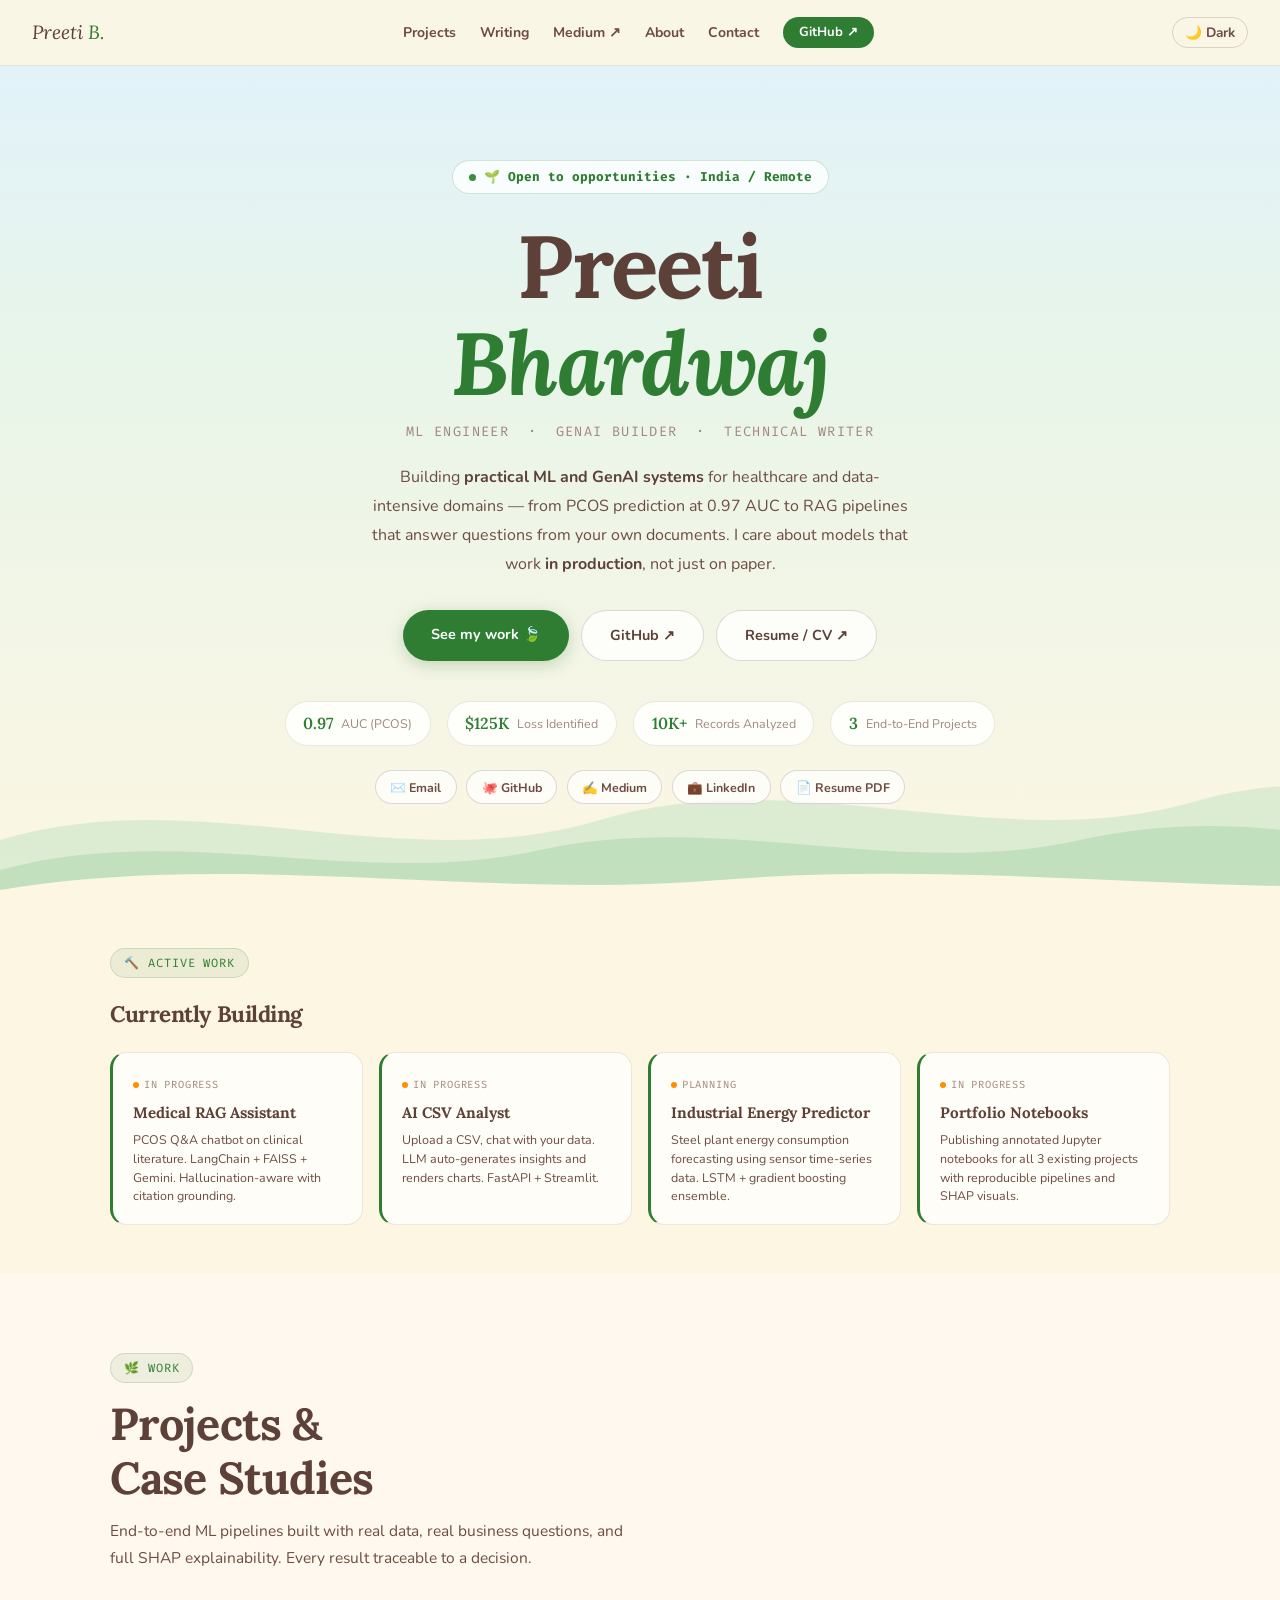
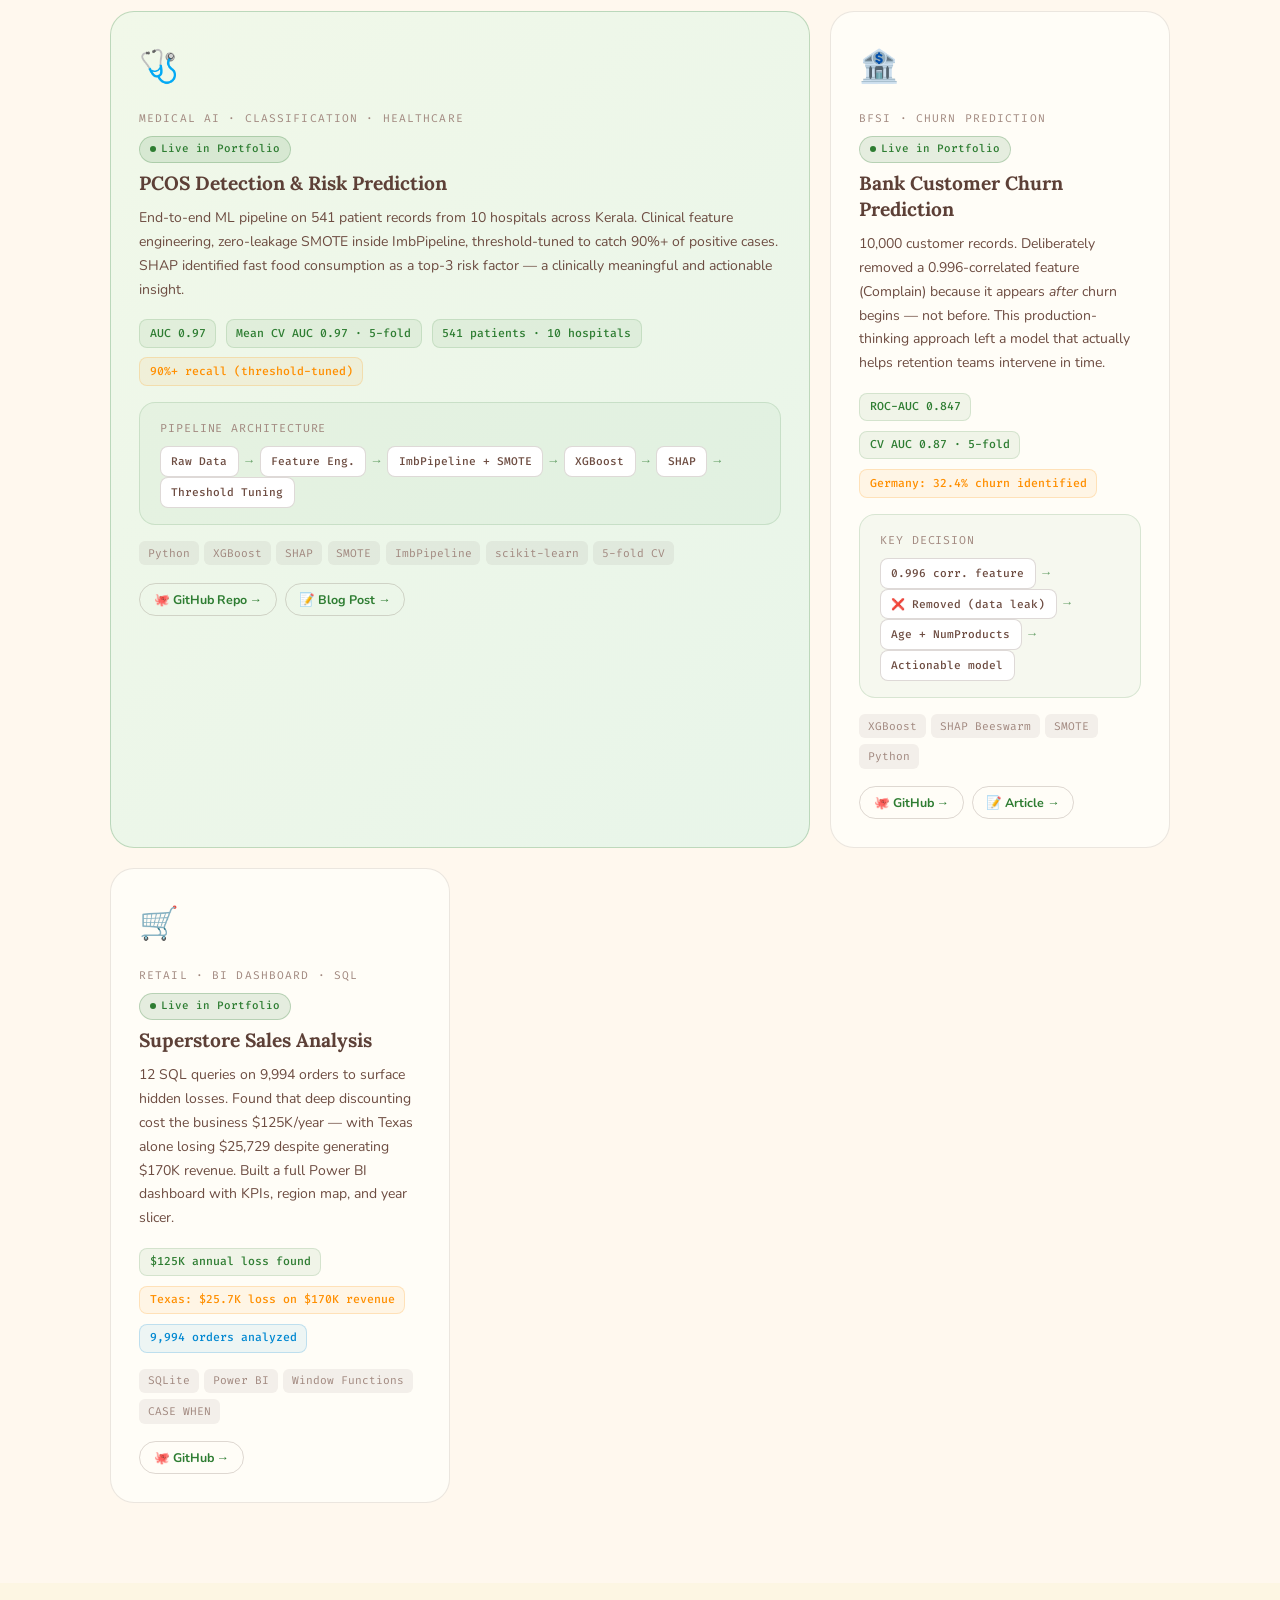
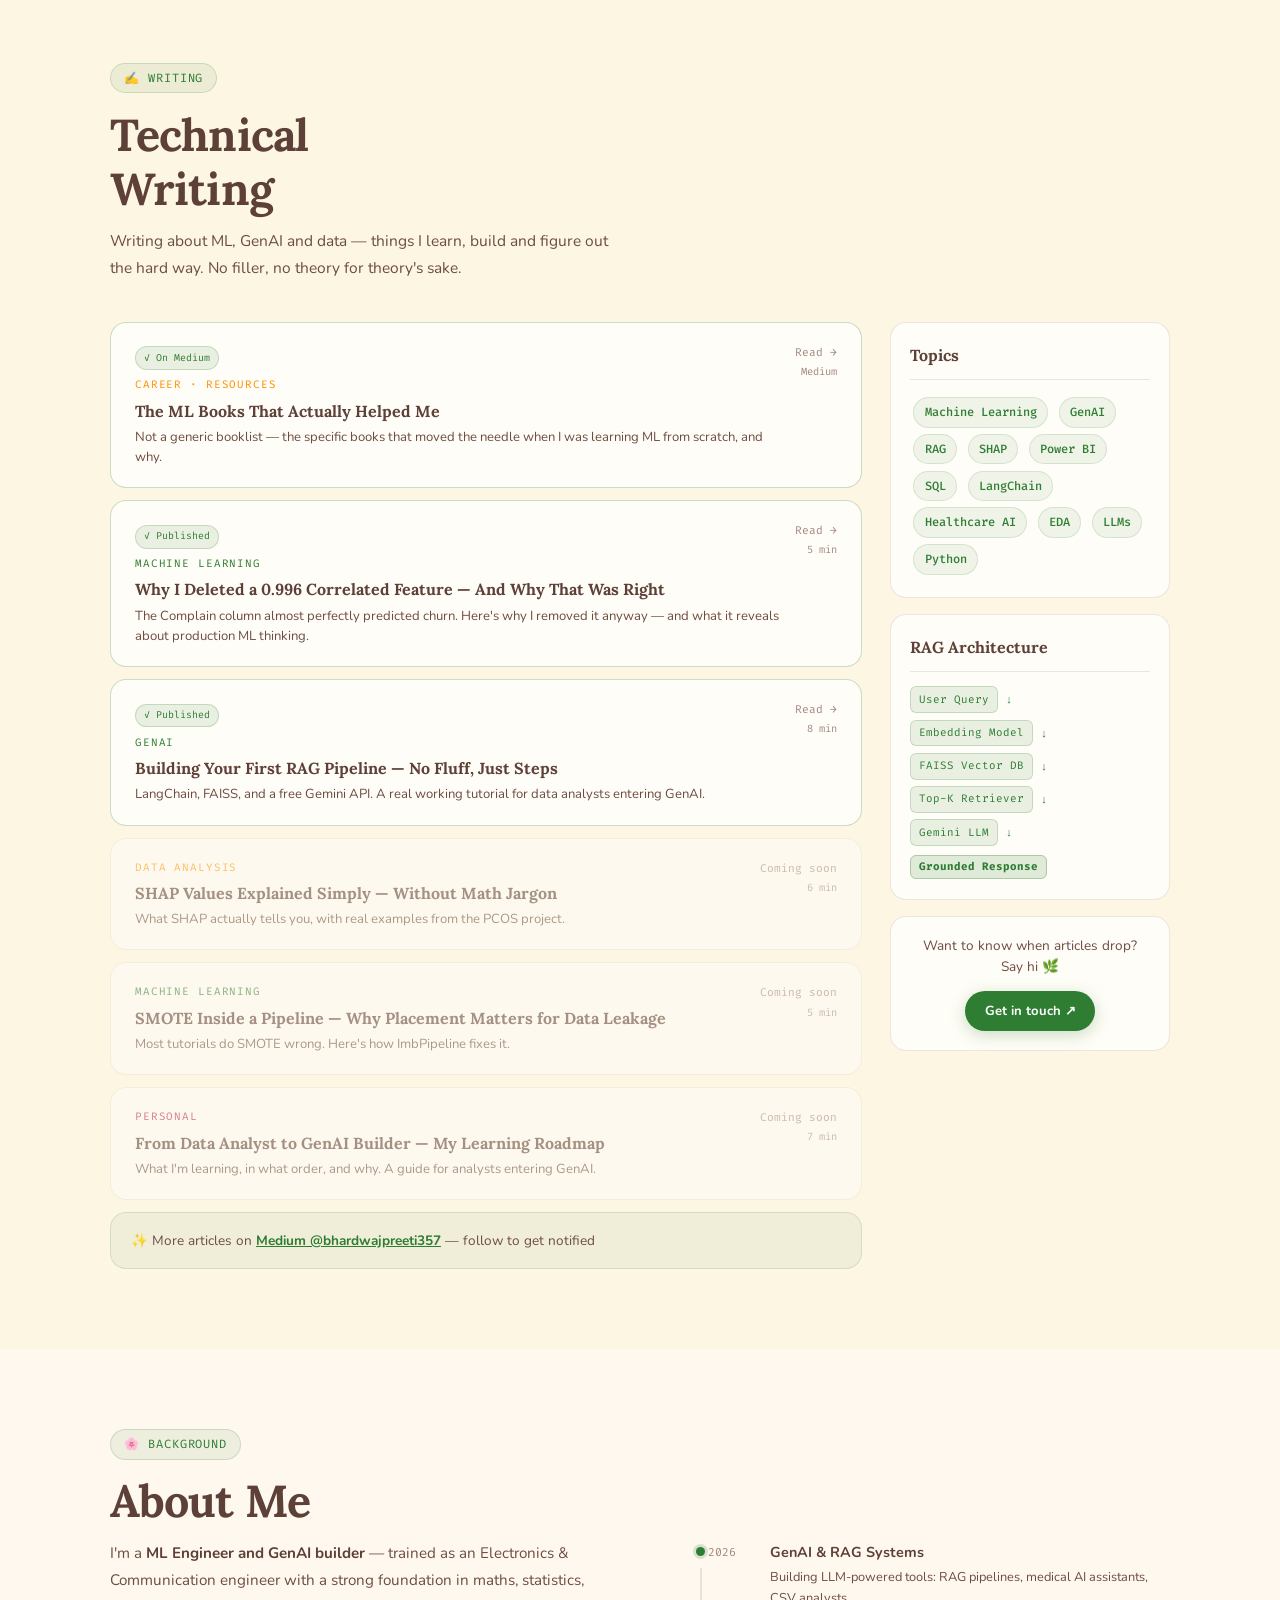
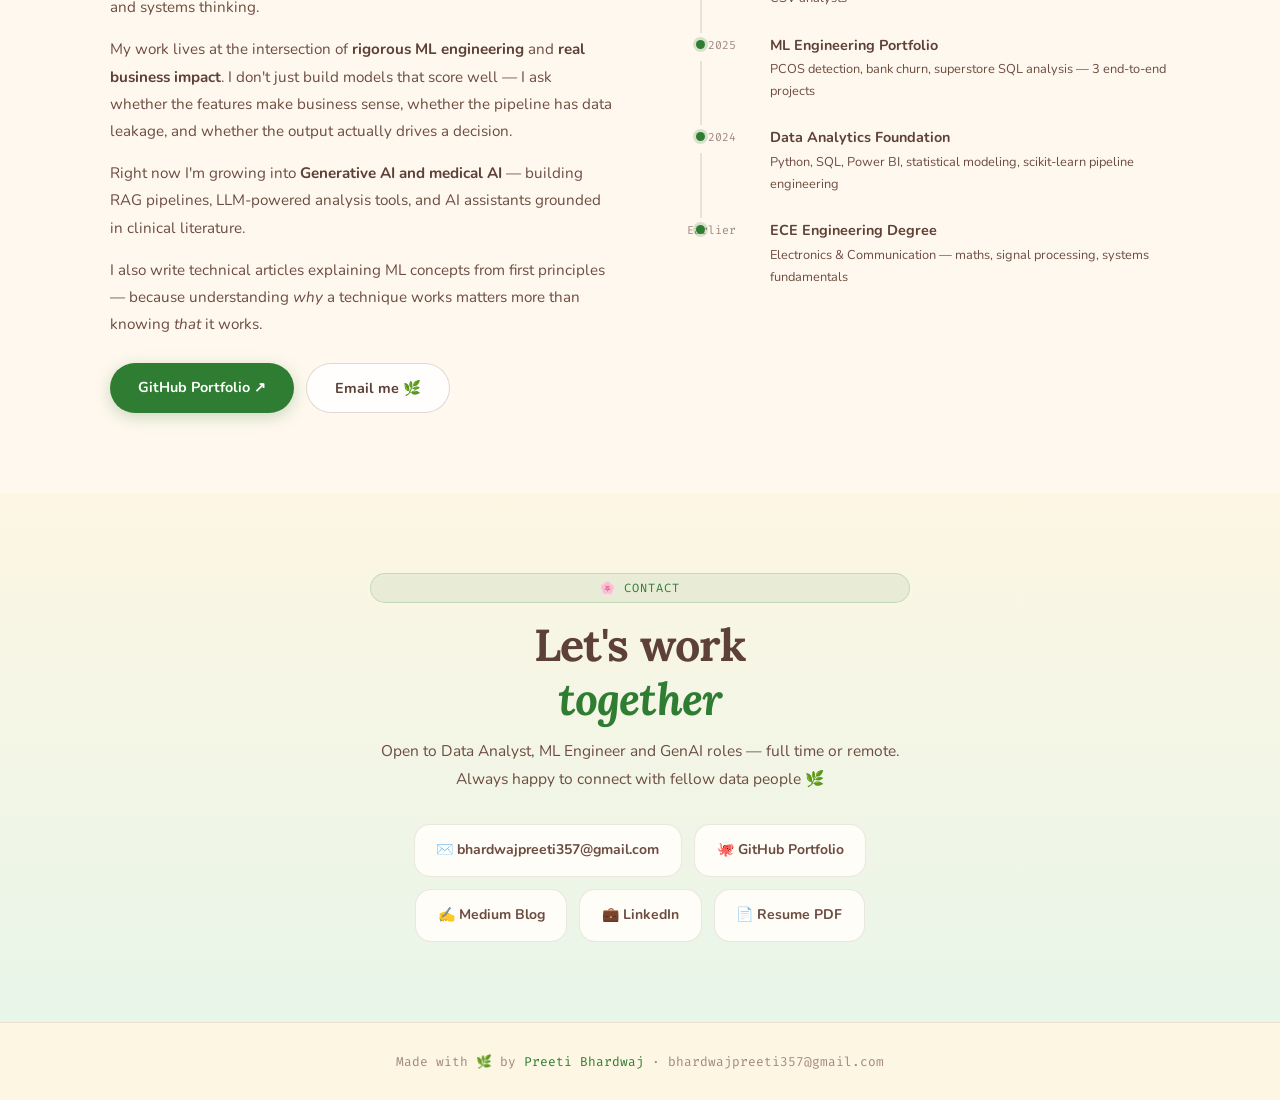
<file: index (7).html>
<!DOCTYPE html>
<html lang="en">
<head>
<meta charset="UTF-8">
<meta name="viewport" content="width=device-width, initial-scale=1.0">
<title>Preeti Bhardwaj — ML Engineer & GenAI Builder</title>
<link href="https://fonts.googleapis.com/css2?family=Lora:ital,wght@0,400;0,600;1,400&family=Nunito:wght@400;600;700&family=Fira+Code:wght@400;500&display=swap" rel="stylesheet">
<style>
:root {
  --sky: #e8f4f8; --sky2: #d4ecf7; --meadow: #c8e6c9; --cream: #fdf6e3;
  --warm: #fff8ee; --paper: #fffdf7; --bark: #5d4037; --bark2: #795548;
  --forest: #2e7d32; --forest2: #388e3c; --moss: #558b2f; --dust: #a5835a;
  --dust2: #8d6e63; --rose: #e91e8c; --rose-soft: #f48fb1; --sky-blue: #4fc3f7;
  --sky-deep: #0288d1; --amber: #ff8f00; --amber-soft: #ffcc02;
  --text: #3e2723; --text2: #6d4c41; --text3: #a1887f;
  --border: rgba(93,64,55,0.12); --border2: rgba(93,64,55,0.2);
  --serif: 'Lora', Georgia, serif; --sans: 'Nunito', sans-serif; --mono: 'Fira Code', monospace;
  --radius: 16px; --radius-lg: 24px; --radius-xl: 32px;
}
[data-theme="dark"] {
  --cream: #1a1612; --warm: #1f1b15; --paper: #231e18;
  --bark: #d7ccc8; --bark2: #bcaaa4; --text: #efebe9; --text2: #bcaaa4; --text3: #8d6e63;
  --border: rgba(215,204,200,0.12); --border2: rgba(215,204,200,0.22);
  --forest: #66bb6a; --forest2: #81c784; --moss: #aed581;
}
*, *::before, *::after { box-sizing: border-box; margin: 0; padding: 0; }
html { scroll-behavior: smooth; }
body { background: var(--cream); color: var(--text); font-family: var(--sans); font-size: 16px; line-height: 1.7; overflow-x: hidden; cursor: default; transition: background 0.3s, color 0.3s; }

/* PARTICLES */
.particle { position: fixed; pointer-events: none; z-index: 0; opacity: 0; font-size: 1.1rem; animation: floatLeaf linear infinite; }
@keyframes floatLeaf {
  0% { transform: translateY(100vh) rotate(0deg); opacity: 0; }
  10% { opacity: 0.6; } 90% { opacity: 0.4; }
  100% { transform: translateY(-10vh) rotate(360deg); opacity: 0; }
}

/* NAV */
nav {
  position: fixed; top: 0; left: 0; right: 0; z-index: 100;
  display: flex; align-items: center; justify-content: space-between;
  padding: 1rem 2rem;
  background: rgba(253,246,227,0.88);
  backdrop-filter: blur(12px);
  border-bottom: 1.5px solid var(--border);
  transition: background 0.3s;
}
[data-theme="dark"] nav { background: rgba(26,22,18,0.88); }
.nav-logo { font-family: var(--serif); font-size: 1.2rem; color: var(--bark); text-decoration: none; font-style: italic; }
.nav-logo span { color: var(--forest); }
.nav-links { display: flex; gap: 1.5rem; list-style: none; align-items: center; }
.nav-links a { color: var(--text2); text-decoration: none; font-size: 0.875rem; font-weight: 700; transition: color 0.2s; }
.nav-links a:hover { color: var(--forest); }
.nav-cta { background: var(--forest) !important; color: white !important; padding: 0.4rem 1rem; border-radius: 100px; font-size: 0.82rem !important; }
.nav-cta:hover { background: var(--forest2) !important; }

/* DARK MODE TOGGLE */
.dark-toggle {
  background: none; border: 1.5px solid var(--border2); border-radius: 100px;
  color: var(--text2); cursor: pointer; font-size: 0.85rem; padding: 0.3rem 0.75rem;
  transition: all 0.2s; font-family: var(--sans); font-weight: 700;
}
.dark-toggle:hover { border-color: var(--forest); color: var(--forest); }

/* RESUME + CONTACT ROW */
.nav-actions { display: flex; align-items: center; gap: 0.6rem; }

/* HERO */
#hero {
  min-height: 100vh; display: flex; flex-direction: column; align-items: center;
  justify-content: center; padding: 7rem 2rem 3rem; position: relative; overflow: hidden;
  background: linear-gradient(180deg, #e0f2fe 0%, #e8f5e9 40%, #fdf6e3 100%); text-align: center;
}
[data-theme="dark"] #hero { background: linear-gradient(180deg, #0d1b2a 0%, #0d1f0d 40%, #1a1612 100%); }
.cloud { position: absolute; background: white; border-radius: 50px; opacity: 0.75; animation: driftCloud linear infinite; }
.cloud::before, .cloud::after { content: ''; background: white; border-radius: 50%; position: absolute; }
.cloud1 { width: 120px; height: 35px; top: 12%; left: -140px; animation-duration: 40s; animation-delay: 0s; }
.cloud1::before { width: 55px; height: 55px; top: -25px; left: 15px; }
.cloud1::after { width: 40px; height: 40px; top: -18px; left: 50px; }
.cloud2 { width: 80px; height: 25px; top: 22%; left: -100px; animation-duration: 55s; animation-delay: -20s; opacity: 0.5; }
.cloud2::before { width: 38px; height: 38px; top: -18px; left: 10px; }
.cloud2::after { width: 28px; height: 28px; top: -12px; left: 34px; }
.cloud3 { width: 100px; height: 30px; top: 8%; left: -120px; animation-duration: 48s; animation-delay: -35s; opacity: 0.6; }
.cloud3::before { width: 46px; height: 46px; top: -22px; left: 12px; }
.cloud3::after { width: 34px; height: 34px; top: -16px; left: 44px; }
@keyframes driftCloud { from { transform: translateX(0); } to { transform: translateX(calc(100vw + 160px)); } }
.hills { position: absolute; bottom: 0; left: 0; right: 0; height: 160px; pointer-events: none; }
.hero-badge {
  display: inline-flex; align-items: center; gap: 0.5rem;
  background: rgba(255,255,255,0.8); border: 1.5px solid rgba(46,125,50,0.2);
  color: var(--forest); padding: 0.35rem 1rem; border-radius: 100px;
  font-size: 0.8rem; font-weight: 700; margin-bottom: 1.5rem; font-family: var(--mono);
}
.hero-badge::before { content: ''; width: 7px; height: 7px; background: var(--forest2); border-radius: 50%; animation: pulse 2s infinite; }
@keyframes pulse { 0%,100% { transform: scale(1); opacity: 1; } 50% { transform: scale(0.6); opacity: 0.4; } }
h1.hero-name { font-family: var(--serif); font-size: clamp(2.8rem, 8vw, 5.5rem); line-height: 1.1; letter-spacing: -0.02em; color: var(--bark); margin-bottom: 0.5rem; }
h1.hero-name em { color: var(--forest); font-style: italic; }
.hero-title { font-family: var(--mono); font-size: 0.85rem; color: var(--text3); letter-spacing: 0.1em; text-transform: uppercase; margin-bottom: 1.25rem; }
.hero-desc { color: var(--text2); font-size: 1rem; max-width: 540px; margin: 0 auto 2rem; line-height: 1.8; }
.hero-desc strong { color: var(--bark); }
.hero-btns { display: flex; gap: 0.75rem; justify-content: center; flex-wrap: wrap; margin-bottom: 2.5rem; position: relative; z-index: 2; }
.btn-primary { background: var(--forest); color: white; padding: 0.75rem 1.75rem; border-radius: 100px; text-decoration: none; font-weight: 700; font-size: 0.9rem; transition: all 0.2s; border: none; cursor: pointer; box-shadow: 0 4px 16px rgba(46,125,50,0.25); }
.btn-primary:hover { background: var(--forest2); transform: translateY(-2px); box-shadow: 0 8px 24px rgba(46,125,50,0.3); }
.btn-ghost { background: rgba(255,255,255,0.8); color: var(--bark); padding: 0.75rem 1.75rem; border-radius: 100px; text-decoration: none; font-weight: 700; font-size: 0.9rem; border: 1.5px solid var(--border2); transition: all 0.2s; cursor: pointer; }
.btn-ghost:hover { border-color: var(--forest); color: var(--forest); transform: translateY(-2px); }
.hero-stats { display: flex; gap: 1rem; justify-content: center; flex-wrap: wrap; position: relative; z-index: 2; }
.stat-pill { background: rgba(255,255,255,0.85); border: 1.5px solid var(--border); border-radius: 100px; padding: 0.5rem 1.1rem; display: flex; align-items: center; gap: 0.5rem; font-size: 0.85rem; }
.stat-pill .val { font-family: var(--serif); font-weight: 600; color: var(--forest); font-size: 1rem; }
.stat-pill .lbl { color: var(--text3); font-size: 0.78rem; }

/* QUICK-CONTACT STRIP */
.contact-strip {
  display: flex; gap: 0.6rem; justify-content: center; flex-wrap: wrap;
  margin-top: 1.5rem; position: relative; z-index: 2;
}
.contact-chip {
  display: inline-flex; align-items: center; gap: 0.4rem;
  background: rgba(255,255,255,0.75); border: 1.5px solid var(--border2);
  color: var(--text2); text-decoration: none; padding: 0.35rem 0.9rem;
  border-radius: 100px; font-size: 0.78rem; font-weight: 700; transition: all 0.2s;
}
.contact-chip:hover { border-color: var(--forest); color: var(--forest); background: rgba(255,255,255,0.95); transform: translateY(-1px); }

/* SECTIONS */
section { padding: 5rem 2rem; position: relative; }
.section-inner { max-width: 1060px; margin: 0 auto; }
.section-label { display: inline-flex; align-items: center; gap: 0.5rem; background: rgba(46,125,50,0.08); border: 1px solid rgba(46,125,50,0.18); color: var(--forest); font-family: var(--mono); font-size: 0.75rem; padding: 0.25rem 0.8rem; border-radius: 100px; letter-spacing: 0.08em; text-transform: uppercase; margin-bottom: 0.9rem; }
h2.section-title { font-family: var(--serif); font-size: clamp(1.8rem, 4vw, 2.8rem); line-height: 1.2; letter-spacing: -0.02em; color: var(--bark); margin-bottom: 0.75rem; }
.section-sub { color: var(--text2); max-width: 520px; font-size: 0.97rem; margin-bottom: 2.5rem; line-height: 1.75; }

/* PROJECTS */
#projects { background: var(--warm); }
.projects-grid { display: grid; grid-template-columns: repeat(auto-fit, minmax(300px, 1fr)); gap: 1.25rem; }
.project-card { background: var(--paper); border: 1.5px solid var(--border); border-radius: var(--radius-lg); padding: 1.75rem; transition: all 0.25s; position: relative; overflow: hidden; }
.project-card::before { content: ''; position: absolute; bottom: 0; left: 0; right: 0; height: 3px; background: linear-gradient(90deg, var(--forest), var(--moss)); transform: scaleX(0); transform-origin: left; transition: transform 0.3s; }
.project-card:hover { transform: translateY(-4px); box-shadow: 0 12px 40px rgba(93,64,55,0.1); border-color: rgba(46,125,50,0.3); }
.project-card:hover::before { transform: scaleX(1); }
.project-card.featured { grid-column: span 2; background: linear-gradient(135deg, #f1f8e9, #e8f5e9); border-color: rgba(46,125,50,0.25); }
[data-theme="dark"] .project-card.featured { background: linear-gradient(135deg, #0d1f0d, #0a1a0a); }
.project-icon { font-size: 2rem; margin-bottom: 0.9rem; display: block; }
.project-type { font-family: var(--mono); font-size: 0.7rem; color: var(--text3); text-transform: uppercase; letter-spacing: 0.1em; margin-bottom: 0.4rem; }
.project-card h3 { font-family: var(--serif); font-size: 1.2rem; color: var(--bark); margin-bottom: 0.6rem; line-height: 1.35; }
.project-card p { color: var(--text2); font-size: 0.875rem; line-height: 1.7; margin-bottom: 1.1rem; }
.result-badge { display: inline-flex; align-items: center; gap: 0.4rem; background: rgba(46,125,50,0.1); border: 1px solid rgba(46,125,50,0.22); color: var(--forest); font-family: var(--mono); font-size: 0.75rem; padding: 0.28rem 0.7rem; border-radius: 100px; margin-bottom: 1rem; font-weight: 500; }
.result-badge.amber { background: rgba(255,143,0,0.1); border-color: rgba(255,143,0,0.25); color: var(--amber); }
.result-badge.rose { background: rgba(233,30,140,0.08); border-color: rgba(233,30,140,0.2); color: #c2185b; }
.project-tags { display: flex; flex-wrap: wrap; gap: 0.35rem; margin-bottom: 1.1rem; }
.tag { background: rgba(93,64,55,0.07); color: var(--text3); font-size: 0.7rem; font-family: var(--mono); padding: 0.18rem 0.55rem; border-radius: 6px; }
.project-link { color: var(--forest); text-decoration: none; font-size: 0.85rem; font-weight: 700; display: inline-flex; align-items: center; gap: 0.3rem; transition: gap 0.2s; }
.project-link:hover { gap: 0.6rem; }
.project-links-row { display: flex; gap: 0.5rem; flex-wrap: wrap; margin-top: 0.25rem; }
.project-links-row .project-link { border: 1.5px solid var(--border2); border-radius: 100px; padding: 0.3rem 0.85rem; font-size: 0.78rem; transition: all 0.2s; }
.project-links-row .project-link:hover { border-color: var(--forest); background: rgba(46,125,50,0.06); gap: 0.3rem; }

/* METRICS ROW */
.metrics-row { display: flex; gap: 0.6rem; flex-wrap: wrap; margin-bottom: 1rem; }
.metric-chip { background: rgba(46,125,50,0.07); border: 1px solid rgba(46,125,50,0.15); color: var(--forest); font-family: var(--mono); font-size: 0.72rem; padding: 0.22rem 0.6rem; border-radius: 8px; font-weight: 500; }
.metric-chip.orange { background: rgba(255,143,0,0.07); border-color: rgba(255,143,0,0.2); color: var(--amber); }
.metric-chip.blue { background: rgba(2,136,209,0.07); border-color: rgba(2,136,209,0.2); color: var(--sky-deep); }

/* STATUS BADGES */
.status-badge { display: inline-flex; align-items: center; gap: 0.35rem; font-family: var(--mono); font-size: 0.68rem; padding: 0.2rem 0.6rem; border-radius: 100px; font-weight: 500; margin-bottom: 0.5rem; }
.status-badge.live { background: rgba(46,125,50,0.12); border: 1px solid rgba(46,125,50,0.25); color: var(--forest); }
.status-badge.live::before { content: ''; width: 6px; height: 6px; background: var(--forest); border-radius: 50%; animation: pulse 2s infinite; }
.status-badge.wip { background: rgba(255,143,0,0.1); border: 1px solid rgba(255,143,0,0.25); color: var(--amber); }

/* ARCHITECTURE DIAGRAM */
.arch-diagram { background: rgba(46,125,50,0.04); border: 1.5px solid rgba(46,125,50,0.15); border-radius: var(--radius); padding: 1rem 1.25rem; margin: 1rem 0; }
.arch-diagram p { font-family: var(--mono); font-size: 0.72rem; color: var(--text3); margin: 0 0 0.5rem; text-transform: uppercase; letter-spacing: 0.08em; }
.arch-flow { display: flex; align-items: center; flex-wrap: wrap; gap: 0; }
.arch-node { background: white; border: 1.5px solid var(--border2); color: var(--text2); font-family: var(--mono); font-size: 0.7rem; padding: 0.3rem 0.65rem; border-radius: 8px; font-weight: 500; white-space: nowrap; }
[data-theme="dark"] .arch-node { background: var(--warm); }
.arch-arrow { color: var(--forest); font-size: 0.8rem; padding: 0 0.25rem; opacity: 0.7; }

/* COMING CARD */
.coming-card { background: var(--paper); border: 1.5px dashed rgba(93,64,55,0.2); border-radius: var(--radius-lg); padding: 1.75rem; display: flex; flex-direction: column; align-items: center; text-align: center; gap: 0.6rem; transition: border-color 0.2s; min-height: 200px; justify-content: center; }
.coming-card:hover { border-color: var(--forest); }
.coming-card .coming-tag { background: rgba(255,143,0,0.1); border: 1px solid rgba(255,143,0,0.25); color: var(--amber); font-family: var(--mono); font-size: 0.7rem; padding: 0.22rem 0.65rem; border-radius: 100px; font-weight: 500; }
.coming-card h3 { font-family: var(--serif); font-size: 1.05rem; color: var(--text2); }
.coming-card p { font-size: 0.8rem; color: var(--text3); line-height: 1.55; max-width: 200px; }

/* NOW BUILDING SECTION */
#now-building { background: var(--cream); padding: 3rem 2rem; }
.now-grid { display: grid; grid-template-columns: repeat(auto-fit, minmax(240px, 1fr)); gap: 1rem; max-width: 1060px; margin: 1.5rem auto 0; }
.now-card { background: var(--paper); border: 1.5px solid var(--border); border-left: 3px solid var(--forest); border-radius: var(--radius); padding: 1.1rem 1.25rem; transition: all 0.2s; }
.now-card:hover { transform: translateX(4px); border-color: rgba(46,125,50,0.35); }
.now-card h4 { font-family: var(--serif); font-size: 0.95rem; color: var(--bark); margin-bottom: 0.3rem; }
.now-card p { font-size: 0.78rem; color: var(--text2); line-height: 1.5; }
.now-label { display: inline-flex; align-items: center; gap: 0.3rem; font-family: var(--mono); font-size: 0.65rem; color: var(--text3); text-transform: uppercase; letter-spacing: 0.08em; margin-bottom: 0.4rem; }
.now-label::before { content: ''; width: 6px; height: 6px; background: var(--amber); border-radius: 50%; }

/* BLOG */
#blog { background: var(--cream); }
.blog-grid { display: grid; grid-template-columns: 1fr 280px; gap: 1.75rem; align-items: start; }
.blog-list { display: flex; flex-direction: column; gap: 0.75rem; }
.blog-card { background: var(--paper); border: 1.5px solid var(--border); border-radius: var(--radius); padding: 1.25rem 1.5rem; text-decoration: none; color: inherit; display: flex; gap: 1rem; justify-content: space-between; align-items: flex-start; transition: all 0.2s; }
.blog-card:hover { opacity: 1; border-color: rgba(46,125,50,0.3); transform: translateX(4px); }
.blog-card.live { opacity: 1; border-color: rgba(46,125,50,0.25); cursor: pointer; }
.blog-card.live:hover { border-color: var(--forest); box-shadow: 0 4px 20px rgba(46,125,50,0.1); }
.blog-card.soon { opacity: 0.55; cursor: default; pointer-events: none; }
.live-badge { display: inline-block; background: rgba(46,125,50,0.1); color: var(--forest); font-family: var(--mono); font-size: 0.62rem; padding: 0.15rem 0.5rem; border-radius: 100px; border: 1px solid rgba(46,125,50,0.2); margin-bottom: 0.4rem; }
.post-cat { font-family: var(--mono); font-size: 0.68rem; text-transform: uppercase; letter-spacing: 0.08em; color: var(--forest); margin-bottom: 0.3rem; }
.post-cat.amber { color: var(--amber); }
.post-cat.rose { color: #c2185b; }
.blog-card h3 { font-family: var(--serif); font-size: 1rem; color: var(--bark); margin-bottom: 0.3rem; line-height: 1.4; }
.blog-card p { font-size: 0.82rem; color: var(--text2); line-height: 1.55; }
.post-time { font-family: var(--mono); font-size: 0.7rem; color: var(--text3); white-space: nowrap; text-align: right; }
.blog-soon-note { background: rgba(46,125,50,0.06); border: 1.5px solid rgba(46,125,50,0.15); border-radius: var(--radius); padding: 1rem 1.25rem; font-size: 0.85rem; color: var(--text2); margin-top: 0.75rem; }
.blog-sidebar { display: flex; flex-direction: column; gap: 1rem; }
.sidebar-box { background: var(--paper); border: 1.5px solid var(--border); border-radius: var(--radius); padding: 1.2rem; }
.sidebar-box h4 { font-family: var(--serif); font-size: 1rem; color: var(--bark); margin-bottom: 0.9rem; padding-bottom: 0.6rem; border-bottom: 1px solid var(--border); }
.topic-pill { display: inline-block; background: rgba(46,125,50,0.07); border: 1px solid rgba(46,125,50,0.15); color: var(--forest); font-size: 0.75rem; padding: 0.25rem 0.65rem; border-radius: 100px; margin: 0.2rem; font-family: var(--mono); cursor: pointer; transition: all 0.15s; font-weight: 500; }
.topic-pill:hover { background: var(--forest); color: white; }

/* ABOUT */
#about { background: var(--warm); }
.about-grid { display: grid; grid-template-columns: 1fr 1fr; gap: 3.5rem; align-items: start; }
.about-text p { color: var(--text2); line-height: 1.8; margin-bottom: 0.9rem; font-size: 0.95rem; }
.about-text p strong { color: var(--bark); }
.timeline { display: flex; flex-direction: column; }
.t-item { display: grid; grid-template-columns: 68px 1fr; gap: 1rem; padding-bottom: 1.4rem; position: relative; }
.t-item:not(:last-child)::after { content: ''; position: absolute; left: 32px; top: 28px; bottom: 0; width: 1.5px; background: var(--border); }
.t-year { font-family: var(--mono); font-size: 0.72rem; color: var(--text3); padding-top: 0.2rem; text-align: right; }
.t-dot { width: 9px; height: 9px; background: var(--forest); border-radius: 50%; position: absolute; left: 28px; top: 7px; box-shadow: 0 0 0 3px rgba(46,125,50,0.18); }
.t-body { padding-left: 1.1rem; }
.t-body h4 { font-weight: 700; font-size: 0.9rem; color: var(--bark); margin-bottom: 0.15rem; }
.t-body p { font-size: 0.8rem; color: var(--text2); }

/* CONTACT */
#contact { background: linear-gradient(180deg, var(--cream) 0%, #e8f5e9 100%); text-align: center; }
[data-theme="dark"] #contact { background: linear-gradient(180deg, var(--cream) 0%, #0d1f0d 100%); }
.contact-inner { max-width: 540px; margin: 0 auto; }
.contact-cards { display: flex; justify-content: center; gap: 0.75rem; flex-wrap: wrap; margin-top: 2rem; }
.contact-card { background: var(--paper); border: 1.5px solid var(--border); border-radius: var(--radius); padding: 0.85rem 1.35rem; text-decoration: none; color: var(--text2); font-size: 0.875rem; font-weight: 700; display: flex; align-items: center; gap: 0.6rem; transition: all 0.2s; }
.contact-card:hover { border-color: var(--forest); color: var(--forest); transform: translateY(-3px); box-shadow: 0 8px 24px rgba(46,125,50,0.12); }

/* FOOTER */
footer { background: var(--cream); border-top: 1.5px solid var(--border); padding: 1.75rem 2rem; text-align: center; font-size: 0.8rem; color: var(--text3); font-family: var(--mono); }
footer span { color: var(--forest); }

/* ANIMATIONS */
@keyframes fadeUp { from { opacity: 0; transform: translateY(20px); } to { opacity: 1; transform: translateY(0); } }
.hero-badge { animation: fadeUp 0.5s ease 0.1s both; }
h1.hero-name { animation: fadeUp 0.5s ease 0.2s both; }
.hero-title { animation: fadeUp 0.5s ease 0.28s both; }
.hero-desc { animation: fadeUp 0.5s ease 0.35s both; }
.hero-btns { animation: fadeUp 0.5s ease 0.42s both; }
.hero-stats { animation: fadeUp 0.5s ease 0.5s both; }
.contact-strip { animation: fadeUp 0.5s ease 0.58s both; }

/* ARTICLE OVERLAY */
.article-overlay { position: fixed; inset: 0; z-index: 200; background: var(--cream); overflow-y: auto; transform: translateX(100%); transition: transform 0.35s cubic-bezier(0.4,0,0.2,1); }
.article-overlay.open { transform: translateX(0); }
.article-nav { position: sticky; top: 0; background: rgba(253,246,227,0.92); backdrop-filter: blur(12px); border-bottom: 1.5px solid var(--border); padding: 0.9rem 2rem; display: flex; align-items: center; gap: 1rem; z-index: 10; }
[data-theme="dark"] .article-nav { background: rgba(26,22,18,0.92); }
.back-btn { display: flex; align-items: center; gap: 0.4rem; color: var(--forest); font-weight: 700; font-size: 0.875rem; cursor: pointer; background: none; border: none; font-family: var(--sans); transition: gap 0.2s; }
.back-btn:hover { gap: 0.7rem; }
.article-body { max-width: 680px; margin: 0 auto; padding: 3rem 2rem 5rem; }
.article-body .art-cat { font-family: var(--mono); font-size: 0.72rem; text-transform: uppercase; letter-spacing: 0.1em; color: var(--forest); margin-bottom: 0.75rem; }
.article-body h1 { font-family: var(--serif); font-size: clamp(1.7rem, 4vw, 2.4rem); color: var(--bark); line-height: 1.25; margin-bottom: 1rem; }
.article-meta { font-family: var(--mono); font-size: 0.75rem; color: var(--text3); margin-bottom: 2.5rem; padding-bottom: 1.5rem; border-bottom: 1.5px solid var(--border); }
.article-body h2 { font-family: var(--serif); font-size: 1.35rem; color: var(--bark); margin: 2.2rem 0 0.75rem; line-height: 1.35; }
.article-body p { color: var(--text2); font-size: 0.97rem; line-height: 1.85; margin-bottom: 1.2rem; }
.article-body strong { color: var(--bark); }
.article-body em { color: var(--forest); font-style: italic; }
.article-body pre { background: #1e1e1e; color: #d4d4d4; font-family: var(--mono); font-size: 0.82rem; padding: 1.25rem 1.5rem; border-radius: var(--radius); overflow-x: auto; margin: 1.5rem 0; line-height: 1.65; }
.article-body code { background: rgba(46,125,50,0.08); color: var(--forest); font-family: var(--mono); font-size: 0.85em; padding: 0.15em 0.4em; border-radius: 5px; }
.article-body pre code { background: none; color: inherit; padding: 0; font-size: inherit; }
.article-body ul, .article-body ol { color: var(--text2); font-size: 0.97rem; line-height: 1.85; margin: 0 0 1.2rem 1.5rem; }
.article-body li { margin-bottom: 0.4rem; }
.article-body blockquote { border-left: 3px solid var(--forest); padding: 0.75rem 1.25rem; margin: 1.5rem 0; background: rgba(46,125,50,0.05); border-radius: 0 var(--radius) var(--radius) 0; font-style: italic; color: var(--text2); }
.article-footer { margin-top: 3rem; padding-top: 1.5rem; border-top: 1.5px solid var(--border); font-size: 0.85rem; color: var(--text3); font-family: var(--mono); }
.article-footer a { color: var(--forest); }

/* RESPONSIVE */
@media (max-width: 768px) {
  nav { padding: 0.9rem 1.2rem; }
  .nav-links li:not(:last-child) { display: none; }
  section { padding: 3.5rem 1.2rem; }
  #hero { padding: 6rem 1.2rem 2.5rem; }
  .project-card.featured { grid-column: span 1; }
  .blog-grid { grid-template-columns: 1fr; }
  .blog-sidebar { display: none; }
  .about-grid { grid-template-columns: 1fr; }
  .hero-stats { gap: 0.5rem; }
  .arch-flow { gap: 0.25rem; }
  .arch-node { font-size: 0.65rem; padding: 0.25rem 0.5rem; }
  .article-body { padding: 2rem 1.2rem 4rem; }
  .article-nav { padding: 0.9rem 1.2rem; }
}
</style>
</head>
<body>

<div class="particle" style="left:8%;animation-duration:18s;animation-delay:0s;">🍃</div>
<div class="particle" style="left:22%;animation-duration:24s;animation-delay:-6s;">🌿</div>
<div class="particle" style="left:55%;animation-duration:20s;animation-delay:-12s;">✨</div>
<div class="particle" style="left:75%;animation-duration:28s;animation-delay:-3s;">🍀</div>
<div class="particle" style="left:88%;animation-duration:16s;animation-delay:-9s;">🌸</div>
<div class="particle" style="left:40%;animation-duration:22s;animation-delay:-16s;">⭐</div>

<!-- NAV -->
<nav>
  <a href="#hero" class="nav-logo">Preeti <span>B.</span></a>
  <ul class="nav-links">
    <li><a href="#projects">Projects</a></li>
    <li><a href="#blog">Writing</a></li>
    <li><a href="https://medium.com/@bhardwajpreeti357" target="_blank">Medium ↗</a></li>
    <li><a href="#about">About</a></li>
    <li><a href="mailto:bhardwajpreeti357@gmail.com">Contact</a></li>
    <li><a href="https://github.com/mistyvisty/Data-Analytics-Portfolio" target="_blank" class="nav-cta">GitHub ↗</a></li>
  </ul>
  <div class="nav-actions">
    <button class="dark-toggle" onclick="toggleDark()" id="darkBtn">🌙 Dark</button>
  </div>
</nav>

<!-- HERO -->
<section id="hero">
  <div class="cloud cloud1"></div>
  <div class="cloud cloud2"></div>
  <div class="cloud cloud3"></div>

  <div class="hero-badge">🌱 Open to opportunities · India / Remote</div>
  <h1 class="hero-name">Preeti<br><em>Bhardwaj</em></h1>
  <div class="hero-title">ML Engineer &nbsp;·&nbsp; GenAI Builder &nbsp;·&nbsp; Technical Writer</div>
  <p class="hero-desc">
    Building <strong>practical ML and GenAI systems</strong> for healthcare and data-intensive domains —
    from PCOS prediction at 0.97 AUC to RAG pipelines that answer questions from your own documents.
    I care about models that work <strong>in production</strong>, not just on paper.
  </p>
  <div class="hero-btns">
    <a href="#projects" class="btn-primary">See my work 🍃</a>
    <a href="https://github.com/mistyvisty/Data-Analytics-Portfolio" target="_blank" class="btn-ghost">GitHub ↗</a>
    <a href="mailto:bhardwajpreeti357@gmail.com" class="btn-ghost">Resume / CV ↗</a>
  </div>
  <div class="hero-stats">
    <div class="stat-pill"><span class="val">0.97</span><span class="lbl">AUC (PCOS)</span></div>
    <div class="stat-pill"><span class="val">$125K</span><span class="lbl">Loss Identified</span></div>
    <div class="stat-pill"><span class="val">10K+</span><span class="lbl">Records Analyzed</span></div>
    <div class="stat-pill"><span class="val">3</span><span class="lbl">End-to-End Projects</span></div>
  </div>
  <div class="contact-strip">
    <a href="mailto:bhardwajpreeti357@gmail.com" class="contact-chip">✉️ Email</a>
    <a href="https://github.com/mistyvisty/Data-Analytics-Portfolio" target="_blank" class="contact-chip">🐙 GitHub</a>
    <a href="https://medium.com/@bhardwajpreeti357" target="_blank" class="contact-chip">✍️ Medium</a>
    <a href="https://linkedin.com" target="_blank" class="contact-chip">💼 LinkedIn</a>
    <a href="#" class="contact-chip">📄 Resume PDF</a>
  </div>

  <svg class="hills" viewBox="0 0 1440 160" preserveAspectRatio="none" xmlns="http://www.w3.org/2000/svg">
    <path d="M0,100 C200,40 400,140 600,80 C800,20 1000,120 1200,60 C1350,20 1400,80 1440,70 L1440,160 L0,160 Z" fill="#c8e6c9" opacity="0.6"/>
    <path d="M0,130 C180,80 360,150 540,110 C720,70 900,140 1080,100 C1260,60 1380,120 1440,100 L1440,160 L0,160 Z" fill="#a5d6a7" opacity="0.5"/>
    <path d="M0,150 C240,110 480,160 720,140 C960,120 1200,155 1440,145 L1440,160 L0,160 Z" fill="#fdf6e3"/>
  </svg>
</section>

<!-- NOW BUILDING -->
<section id="now-building">
  <div class="section-inner">
    <div style="display:flex;align-items:center;gap:1rem;margin-bottom:0.5rem;">
      <div class="section-label">🔨 Active Work</div>
    </div>
    <h2 class="section-title" style="font-size:1.4rem;">Currently Building</h2>
    <div class="now-grid">
      <div class="now-card">
        <div class="now-label">In Progress</div>
        <h4>Medical RAG Assistant</h4>
        <p>PCOS Q&A chatbot on clinical literature. LangChain + FAISS + Gemini. Hallucination-aware with citation grounding.</p>
      </div>
      <div class="now-card">
        <div class="now-label">In Progress</div>
        <h4>AI CSV Analyst</h4>
        <p>Upload a CSV, chat with your data. LLM auto-generates insights and renders charts. FastAPI + Streamlit.</p>
      </div>
      <div class="now-card">
        <div class="now-label">Planning</div>
        <h4>Industrial Energy Predictor</h4>
        <p>Steel plant energy consumption forecasting using sensor time-series data. LSTM + gradient boosting ensemble.</p>
      </div>
      <div class="now-card">
        <div class="now-label">In Progress</div>
        <h4>Portfolio Notebooks</h4>
        <p>Publishing annotated Jupyter notebooks for all 3 existing projects with reproducible pipelines and SHAP visuals.</p>
      </div>
    </div>
  </div>
</section>

<!-- PROJECTS -->
<section id="projects">
  <div class="section-inner">
    <div class="section-label">🌿 Work</div>
    <h2 class="section-title">Projects &<br>Case Studies</h2>
    <p class="section-sub">End-to-end ML pipelines built with real data, real business questions, and full SHAP explainability. Every result traceable to a decision.</p>

    <div class="projects-grid">

      <!-- PCOS - FEATURED -->
      <div class="project-card featured">
        <span class="project-icon">🩺</span>
        <div class="project-type">Medical AI · Classification · Healthcare</div>
        <span class="status-badge live">Live in Portfolio</span>
        <h3>PCOS Detection & Risk Prediction</h3>
        <p>End-to-end ML pipeline on 541 patient records from 10 hospitals across Kerala. Clinical feature engineering, zero-leakage SMOTE inside ImbPipeline, threshold-tuned to catch 90%+ of positive cases. SHAP identified fast food consumption as a top-3 risk factor — a clinically meaningful and actionable insight.</p>
        <div class="metrics-row">
          <span class="metric-chip">AUC 0.97</span>
          <span class="metric-chip">Mean CV AUC 0.97 · 5-fold</span>
          <span class="metric-chip">541 patients · 10 hospitals</span>
          <span class="metric-chip orange">90%+ recall (threshold-tuned)</span>
        </div>
        <div class="arch-diagram">
          <p>Pipeline Architecture</p>
          <div class="arch-flow">
            <span class="arch-node">Raw Data</span><span class="arch-arrow">→</span>
            <span class="arch-node">Feature Eng.</span><span class="arch-arrow">→</span>
            <span class="arch-node">ImbPipeline + SMOTE</span><span class="arch-arrow">→</span>
            <span class="arch-node">XGBoost</span><span class="arch-arrow">→</span>
            <span class="arch-node">SHAP</span><span class="arch-arrow">→</span>
            <span class="arch-node">Threshold Tuning</span>
          </div>
        </div>
        <div class="project-tags">
          <span class="tag">Python</span><span class="tag">XGBoost</span><span class="tag">SHAP</span>
          <span class="tag">SMOTE</span><span class="tag">ImbPipeline</span><span class="tag">scikit-learn</span><span class="tag">5-fold CV</span>
        </div>
        <div class="project-links-row">
          <a href="https://github.com/mistyvisty/Data-Analytics-Portfolio" target="_blank" class="project-link">🐙 GitHub Repo →</a>
          <a href="#" onclick="openArticle('a1'); return false;" class="project-link">📝 Blog Post →</a>
        </div>
      </div>

      <!-- BANK CHURN -->
      <div class="project-card">
        <span class="project-icon">🏦</span>
        <div class="project-type">BFSI · Churn Prediction</div>
        <span class="status-badge live">Live in Portfolio</span>
        <h3>Bank Customer Churn Prediction</h3>
        <p>10,000 customer records. Deliberately removed a 0.996-correlated feature (Complain) because it appears <em>after</em> churn begins — not before. This production-thinking approach left a model that actually helps retention teams intervene in time.</p>
        <div class="metrics-row">
          <span class="metric-chip">ROC-AUC 0.847</span>
          <span class="metric-chip">CV AUC 0.87 · 5-fold</span>
          <span class="metric-chip orange">Germany: 32.4% churn identified</span>
        </div>
        <div class="arch-diagram">
          <p>Key Decision</p>
          <div class="arch-flow">
            <span class="arch-node">0.996 corr. feature</span><span class="arch-arrow">→</span>
            <span class="arch-node">❌ Removed (data leak)</span><span class="arch-arrow">→</span>
            <span class="arch-node">Age + NumProducts</span><span class="arch-arrow">→</span>
            <span class="arch-node">Actionable model</span>
          </div>
        </div>
        <div class="project-tags">
          <span class="tag">XGBoost</span><span class="tag">SHAP Beeswarm</span><span class="tag">SMOTE</span><span class="tag">Python</span>
        </div>
        <div class="project-links-row">
          <a href="https://github.com/mistyvisty/Data-Analytics-Portfolio" target="_blank" class="project-link">🐙 GitHub →</a>
          <a href="#" onclick="openArticle('a1'); return false;" class="project-link">📝 Article →</a>
        </div>
      </div>

      <!-- SUPERSTORE -->
      <div class="project-card">
        <span class="project-icon">🛒</span>
        <div class="project-type">Retail · BI Dashboard · SQL</div>
        <span class="status-badge live">Live in Portfolio</span>
        <h3>Superstore Sales Analysis</h3>
        <p>12 SQL queries on 9,994 orders to surface hidden losses. Found that deep discounting cost the business $125K/year — with Texas alone losing $25,729 despite generating $170K revenue. Built a full Power BI dashboard with KPIs, region map, and year slicer.</p>
        <div class="metrics-row">
          <span class="metric-chip">$125K annual loss found</span>
          <span class="metric-chip orange">Texas: $25.7K loss on $170K revenue</span>
          <span class="metric-chip blue">9,994 orders analyzed</span>
        </div>
        <div class="project-tags">
          <span class="tag">SQLite</span><span class="tag">Power BI</span><span class="tag">Window Functions</span><span class="tag">CASE WHEN</span>
        </div>
        <div class="project-links-row">
          <a href="https://github.com/mistyvisty/Data-Analytics-Portfolio" target="_blank" class="project-link">🐙 GitHub →</a>
        </div>
      </div>

    </div>
  </div>
</section>

<!-- BLOG -->
<section id="blog">
  <div class="section-inner">
    <div class="section-label">✍️ Writing</div>
    <h2 class="section-title">Technical<br>Writing</h2>
    <p class="section-sub">Writing about ML, GenAI and data — things I learn, build and figure out the hard way. No filler, no theory for theory's sake.</p>

    <div class="blog-grid">
      <div>
        <div class="blog-list">

          <a href="https://medium.com/@bhardwajpreeti357/the-ml-books-that-actually-helped-me-535aff74174b" target="_blank" class="blog-card live" style="text-decoration:none;">
            <div>
              <span class="live-badge">✓ On Medium</span>
              <div class="post-cat amber">Career · Resources</div>
              <h3>The ML Books That Actually Helped Me</h3>
              <p>Not a generic booklist — the specific books that moved the needle when I was learning ML from scratch, and why.</p>
            </div>
            <div class="post-time">Read →<br><span style="font-size:0.65rem;">Medium</span></div>
          </a>

          <div class="blog-card live" onclick="openArticle('a1')">
            <div>
              <span class="live-badge">✓ Published</span>
              <div class="post-cat">Machine Learning</div>
              <h3>Why I Deleted a 0.996 Correlated Feature — And Why That Was Right</h3>
              <p>The Complain column almost perfectly predicted churn. Here's why I removed it anyway — and what it reveals about production ML thinking.</p>
            </div>
            <div class="post-time">Read →<br><span style="font-size:0.65rem;">5 min</span></div>
          </div>

          <div class="blog-card live" onclick="openArticle('a2')">
            <div>
              <span class="live-badge">✓ Published</span>
              <div class="post-cat">GenAI</div>
              <h3>Building Your First RAG Pipeline — No Fluff, Just Steps</h3>
              <p>LangChain, FAISS, and a free Gemini API. A real working tutorial for data analysts entering GenAI.</p>
            </div>
            <div class="post-time">Read →<br><span style="font-size:0.65rem;">8 min</span></div>
          </div>

          <div class="blog-card soon">
            <div>
              <div class="post-cat amber">Data Analysis</div>
              <h3>SHAP Values Explained Simply — Without Math Jargon</h3>
              <p>What SHAP actually tells you, with real examples from the PCOS project.</p>
            </div>
            <div class="post-time">Coming soon<br><span style="font-size:0.65rem;">6 min</span></div>
          </div>

          <div class="blog-card soon">
            <div>
              <div class="post-cat">Machine Learning</div>
              <h3>SMOTE Inside a Pipeline — Why Placement Matters for Data Leakage</h3>
              <p>Most tutorials do SMOTE wrong. Here's how ImbPipeline fixes it.</p>
            </div>
            <div class="post-time">Coming soon<br><span style="font-size:0.65rem;">5 min</span></div>
          </div>

          <div class="blog-card soon">
            <div>
              <div class="post-cat rose">Personal</div>
              <h3>From Data Analyst to GenAI Builder — My Learning Roadmap</h3>
              <p>What I'm learning, in what order, and why. A guide for analysts entering GenAI.</p>
            </div>
            <div class="post-time">Coming soon<br><span style="font-size:0.65rem;">7 min</span></div>
          </div>

        </div>
        <div class="blog-soon-note">
          ✨ More articles on <a href="https://medium.com/@bhardwajpreeti357" target="_blank" style="color:var(--forest);font-weight:700;">Medium @bhardwajpreeti357</a> — follow to get notified
        </div>
      </div>

      <div class="blog-sidebar">
        <div class="sidebar-box">
          <h4>Topics</h4>
          <span class="topic-pill">Machine Learning</span>
          <span class="topic-pill">GenAI</span>
          <span class="topic-pill">RAG</span>
          <span class="topic-pill">SHAP</span>
          <span class="topic-pill">Power BI</span>
          <span class="topic-pill">SQL</span>
          <span class="topic-pill">LangChain</span>
          <span class="topic-pill">Healthcare AI</span>
          <span class="topic-pill">EDA</span>
          <span class="topic-pill">LLMs</span>
          <span class="topic-pill">Python</span>
        </div>
        <div class="sidebar-box">
          <h4>RAG Architecture</h4>
          <div style="display:flex;flex-direction:column;gap:0.4rem;margin-top:0.5rem;">
            <div style="display:flex;align-items:center;gap:0.5rem;">
              <span style="background:rgba(46,125,50,0.1);border:1px solid rgba(46,125,50,0.2);border-radius:6px;padding:0.2rem 0.5rem;font-size:0.68rem;font-family:var(--mono);color:var(--forest);">User Query</span>
              <span style="color:var(--forest);font-size:0.7rem;">↓</span>
            </div>
            <div style="display:flex;align-items:center;gap:0.5rem;">
              <span style="background:rgba(46,125,50,0.1);border:1px solid rgba(46,125,50,0.2);border-radius:6px;padding:0.2rem 0.5rem;font-size:0.68rem;font-family:var(--mono);color:var(--forest);">Embedding Model</span>
              <span style="color:var(--forest);font-size:0.7rem;">↓</span>
            </div>
            <div style="display:flex;align-items:center;gap:0.5rem;">
              <span style="background:rgba(46,125,50,0.1);border:1px solid rgba(46,125,50,0.2);border-radius:6px;padding:0.2rem 0.5rem;font-size:0.68rem;font-family:var(--mono);color:var(--forest);">FAISS Vector DB</span>
              <span style="color:var(--forest);font-size:0.7rem;">↓</span>
            </div>
            <div style="display:flex;align-items:center;gap:0.5rem;">
              <span style="background:rgba(46,125,50,0.1);border:1px solid rgba(46,125,50,0.2);border-radius:6px;padding:0.2rem 0.5rem;font-size:0.68rem;font-family:var(--mono);color:var(--forest);">Top-K Retriever</span>
              <span style="color:var(--forest);font-size:0.7rem;">↓</span>
            </div>
            <div style="display:flex;align-items:center;gap:0.5rem;">
              <span style="background:rgba(46,125,50,0.1);border:1px solid rgba(46,125,50,0.2);border-radius:6px;padding:0.2rem 0.5rem;font-size:0.68rem;font-family:var(--mono);color:var(--forest);">Gemini LLM</span>
              <span style="color:var(--forest);font-size:0.7rem;">↓</span>
            </div>
            <div>
              <span style="background:rgba(46,125,50,0.15);border:1px solid rgba(46,125,50,0.3);border-radius:6px;padding:0.2rem 0.5rem;font-size:0.68rem;font-family:var(--mono);color:var(--forest);font-weight:700;">Grounded Response</span>
            </div>
          </div>
        </div>
        <div class="sidebar-box" style="text-align:center;">
          <p style="font-size:0.85rem;color:var(--text2);margin-bottom:0.9rem;line-height:1.5;">Want to know when articles drop? Say hi 🌿</p>
          <a href="mailto:bhardwajpreeti357@gmail.com" class="btn-primary" style="font-size:0.82rem;padding:0.55rem 1.2rem;display:inline-block;">Get in touch ↗</a>
        </div>
      </div>
    </div>
  </div>
</section>

<!-- ABOUT -->
<section id="about">
  <div class="section-inner">
    <div class="section-label">🌸 Background</div>
    <h2 class="section-title">About Me</h2>
    <div class="about-grid">
      <div class="about-text">
        <p>I'm a <strong>ML Engineer and GenAI builder</strong> — trained as an Electronics & Communication engineer with a strong foundation in maths, statistics, and systems thinking.</p>
        <p>My work lives at the intersection of <strong>rigorous ML engineering</strong> and <strong>real business impact</strong>. I don't just build models that score well — I ask whether the features make business sense, whether the pipeline has data leakage, and whether the output actually drives a decision.</p>
        <p>Right now I'm growing into <strong>Generative AI and medical AI</strong> — building RAG pipelines, LLM-powered analysis tools, and AI assistants grounded in clinical literature.</p>
        <p>I also write technical articles explaining ML concepts from first principles — because understanding <em>why</em> a technique works matters more than knowing <em>that</em> it works.</p>
        <div style="margin-top:1.5rem;display:flex;gap:0.75rem;flex-wrap:wrap;">
          <a href="https://github.com/mistyvisty/Data-Analytics-Portfolio" target="_blank" class="btn-primary">GitHub Portfolio ↗</a>
          <a href="mailto:bhardwajpreeti357@gmail.com" class="btn-ghost">Email me 🌿</a>
        </div>
      </div>
      <div>
        <div class="timeline">
          <div class="t-item">
            <div class="t-year">2026</div>
            <div class="t-dot"></div>
            <div class="t-body"><h4>GenAI & RAG Systems</h4><p>Building LLM-powered tools: RAG pipelines, medical AI assistants, CSV analysts</p></div>
          </div>
          <div class="t-item">
            <div class="t-year">2025</div>
            <div class="t-dot"></div>
            <div class="t-body"><h4>ML Engineering Portfolio</h4><p>PCOS detection, bank churn, superstore SQL analysis — 3 end-to-end projects</p></div>
          </div>
          <div class="t-item">
            <div class="t-year">2024</div>
            <div class="t-dot"></div>
            <div class="t-body"><h4>Data Analytics Foundation</h4><p>Python, SQL, Power BI, statistical modeling, scikit-learn pipeline engineering</p></div>
          </div>
          <div class="t-item">
            <div class="t-year">Earlier</div>
            <div class="t-dot"></div>
            <div class="t-body"><h4>ECE Engineering Degree</h4><p>Electronics & Communication — maths, signal processing, systems fundamentals</p></div>
          </div>
        </div>
      </div>
    </div>
  </div>
</section>

<!-- CONTACT -->
<section id="contact">
  <div class="section-inner contact-inner">
    <div class="section-label" style="display:flex;justify-content:center;">🌸 Contact</div>
    <h2 class="section-title">Let's work<br><em style="color:var(--forest);">together</em></h2>
    <p class="section-sub" style="margin:0 auto;text-align:center;">Open to Data Analyst, ML Engineer and GenAI roles — full time or remote. Always happy to connect with fellow data people 🌿</p>
    <div class="contact-cards">
      <a href="mailto:bhardwajpreeti357@gmail.com" class="contact-card">✉️ bhardwajpreeti357@gmail.com</a>
      <a href="https://github.com/mistyvisty/Data-Analytics-Portfolio" target="_blank" class="contact-card">🐙 GitHub Portfolio</a>
      <a href="https://medium.com/@bhardwajpreeti357" target="_blank" class="contact-card">✍️ Medium Blog</a>
      <a href="https://linkedin.com" target="_blank" class="contact-card">💼 LinkedIn</a>
      <a href="#" class="contact-card">📄 Resume PDF</a>
    </div>
  </div>
</section>

<footer>
  Made with 🌿 by <span>Preeti Bhardwaj</span> · bhardwajpreeti357@gmail.com
</footer>

<!-- ARTICLE 1 -->
<div class="article-overlay" id="overlay-a1">
  <div class="article-nav">
    <button class="back-btn" onclick="closeArticle('a1')">← Back to blog</button>
  </div>
  <div class="article-body">
    <div class="art-cat">Machine Learning · 5 min read</div>
    <h1>Why I Deleted a 0.996 Correlated Feature — And Why That Was Right</h1>
    <div class="article-meta">Preeti Bhardwaj &nbsp;·&nbsp; May 2026</div>
    <p>When I was building a bank customer churn prediction model on 10,000 records, my correlation matrix threw up something that made me stop and stare.</p>
    <p>One feature — <strong>Complain</strong> (whether a customer had filed a complaint) — had a <strong>0.996 correlation with the target variable</strong> (Exited). That's almost perfect. A data scientist's dream, right?</p>
    <p>I deleted it anyway. Here's why.</p>
    <h2>What the number was telling me</h2>
    <p>A 0.996 correlation means: almost every customer who complained, churned. Almost every customer who didn't complain, stayed. On the surface, that sounds like a powerful signal. Your model would love it. Your AUC would look great.</p>
    <p>But ask yourself — <strong>in the real world, when does a bank know a customer has complained?</strong></p>
    <p>Only <em>after</em> the customer has already complained. Which happens right before they leave. So what you've built is not a churn <em>predictor</em>. It's a churn <em>confirmer</em>. By the time you have the Complain value, the customer has one foot out the door. There's no time to intervene. A model like that is useless to a retention team.</p>
    <h2>The difference between correlation and usefulness</h2>
    <p>This is the thing tutorials don't teach you. High correlation with the target feels like a win. But features need to pass two tests, not one:</p>
    <blockquote>Test 1 — Is it statistically useful? (correlation, feature importance)<br>Test 2 — Is it available and actionable at prediction time?</blockquote>
    <p>Complain passed Test 1 with flying colours. It failed Test 2 completely. A churn model is only valuable if it gives the business time to act — send a retention offer, assign a relationship manager, trigger a call. For that, you need features available <em>weeks or months</em> before churn. Not features that appear <em>because</em> churn is happening.</p>
    <h2>What I kept instead</h2>
    <p>After removing Complain, the model had to find real, leading signals. SHAP analysis revealed the actual drivers:</p>
    <ul>
      <li><strong>Age</strong> — older customers churn more (possibly less digital-native, more likely to switch to traditional banks)</li>
      <li><strong>NumOfProducts</strong> — customers with only 1 product churn at much higher rates; those with 2–3 are stickier</li>
      <li><strong>Geography</strong> — Germany showed 32.4% churn vs ~16% in France and Spain, suggesting a market-specific problem</li>
    </ul>
    <p>These are features a retention team can actually use. You can identify a 45-year-old single-product German customer <em>today</em> and reach out before they decide to leave.</p>
    <h2>The model still performed well</h2>
    <p>Removing a 0.996 correlated feature didn't ruin the model:</p>
    <ul>
      <li><strong>ROC-AUC: 0.847</strong></li>
      <li><strong>Mean CV AUC: 0.87 across 5 folds</strong></li>
    </ul>
    <p>That's a solid, trustworthy model — built on features that make business sense, without data leakage risk, and without a feature that would be useless in production.</p>
    <h2>The lesson</h2>
    <p>When you see a suspiciously high correlation, don't celebrate. Ask:</p>
    <blockquote>"Would I actually have this value at the time I need to make a prediction?"</blockquote>
    <p>If the answer is no — remove it. A lower AUC built on honest features is worth more than a higher AUC built on a feature that tells you what you already know. ML isn't just about the metric. It's about building something that works in the real world.</p>
    <div class="article-footer">
      Part of my <a href="https://github.com/mistyvisty/Data-Analytics-Portfolio" target="_blank">Data Analytics Portfolio</a> · <a href="https://mistyvisty.github.io">mistyvisty.github.io</a>
    </div>
  </div>
</div>

<!-- ARTICLE 2 -->
<div class="article-overlay" id="overlay-a2">
  <div class="article-nav">
    <button class="back-btn" onclick="closeArticle('a2')">← Back to blog</button>
  </div>
  <div class="article-body">
    <div class="art-cat">GenAI · 8 min read</div>
    <h1>Building Your First RAG Pipeline — No Fluff, Just Steps</h1>
    <div class="article-meta">Preeti Bhardwaj &nbsp;·&nbsp; May 2026</div>
    <p>Every tutorial I found when I started learning RAG was either too theoretical or assumed I already knew half the stack. This is the tutorial I wish I had — no fluff, no jargon walls, just the actual steps to build a working RAG pipeline from scratch.</p>
    <h2>What is RAG and why does it matter?</h2>
    <p><strong>RAG = Retrieval-Augmented Generation.</strong> LLMs like GPT or Gemini don't know your documents. If you ask "What does page 14 of this medical report say?" they'll hallucinate an answer. RAG fixes this: it takes your documents, turns them into searchable chunks, finds the most relevant ones for your question, and sends them to the LLM as context. The LLM answers <em>from your documents</em>, not from training data.</p>
    <h2>What we're building</h2>
    <p>A pipeline where you upload any PDF, ask questions in plain English, and get accurate answers. <strong>Stack:</strong> Python · LangChain · FAISS · Google Gemini (free API)</p>
    <h2>Step 1 — Set up your environment</h2>
    <pre><code>pip install langchain langchain-google-genai faiss-cpu pypdf sentence-transformers</code></pre>
    <p>Get a free Gemini API key at aistudio.google.com — no credit card needed.</p>
    <h2>Step 2 — Load your document</h2>
    <pre><code>from langchain.document_loaders import PyPDFLoader

loader = PyPDFLoader("your_document.pdf")
documents = loader.load()</code></pre>
    <h2>Step 3 — Split into chunks</h2>
    <pre><code>from langchain.text_splitter import RecursiveCharacterTextSplitter

splitter = RecursiveCharacterTextSplitter(
    chunk_size=500,
    chunk_overlap=50
)
chunks = splitter.split_documents(documents)</code></pre>
    <p>The overlap is important — it prevents sentences at chunk boundaries from losing context.</p>
    <h2>Step 4 — Create embeddings and store in FAISS</h2>
    <pre><code>from langchain.embeddings import HuggingFaceEmbeddings
from langchain.vectorstores import FAISS

embeddings = HuggingFaceEmbeddings(model_name="all-MiniLM-L6-v2")
vectorstore = FAISS.from_documents(chunks, embeddings)</code></pre>
    <p><code>all-MiniLM-L6-v2</code> is free, fast, and runs locally — no API calls for this step.</p>
    <h2>Step 5 — Set up Gemini</h2>
    <pre><code>from langchain_google_genai import ChatGoogleGenerativeAI

llm = ChatGoogleGenerativeAI(
    model="gemini-pro",
    google_api_key="YOUR_API_KEY"
)</code></pre>
    <h2>Step 6 — Build the RAG chain</h2>
    <pre><code>from langchain.chains import RetrievalQA

qa_chain = RetrievalQA.from_chain_type(
    llm=llm,
    chain_type="stuff",
    retriever=vectorstore.as_retriever(search_kwargs={"k": 3})
)</code></pre>
    <h2>Step 7 — Ask questions!</h2>
    <pre><code>question = "What are the main risk factors mentioned in this document?"
answer = qa_chain.run(question)
print(answer)</code></pre>
    <p>That's it. Your RAG pipeline is working.</p>
    <h2>Common mistakes to avoid</h2>
    <ul>
      <li><strong>Chunk size too large</strong> — start with 500 characters</li>
      <li><strong>No overlap</strong> — always use ~10% overlap</li>
      <li><strong>Using LLM for embeddings</strong> — use MiniLM locally, save API quota for generation</li>
      <li><strong>Not testing retrieval separately</strong> — verify your retriever finds the right chunks before testing the full chain</li>
    </ul>
    <h2>Where to go from here</h2>
    <p>Once basics work: add a <strong>Streamlit UI</strong> for file uploads, add <strong>conversation memory</strong>, try <strong>parent-child chunking</strong> for long documents, add <strong>source citation</strong> showing which page the answer came from.</p>
    <p>RAG is one of the most practical GenAI skills you can have right now. Build it once, understand it deeply, and you'll be ahead of most people calling themselves GenAI developers.</p>
    <div class="article-footer">
      <a href="https://mistyvisty.github.io">mistyvisty.github.io</a> · <a href="https://github.com/mistyvisty/Data-Analytics-Portfolio" target="_blank">GitHub Portfolio</a>
    </div>
  </div>
</div>

<script>
// PARTICLES
document.querySelectorAll('.particle').forEach(p => {
  p.style.animationDelay = (Math.random() * -20) + 's';
  p.style.animationDuration = (16 + Math.random() * 14) + 's';
});

// ARTICLE OVERLAY
function openArticle(id) {
  const o = document.getElementById('overlay-' + id);
  o.classList.add('open');
  o.scrollTop = 0;
  document.body.style.overflow = 'hidden';
}
function closeArticle(id) {
  document.getElementById('overlay-' + id).classList.remove('open');
  document.body.style.overflow = '';
}

// DARK MODE
function toggleDark() {
  const isDark = document.documentElement.getAttribute('data-theme') === 'dark';
  document.documentElement.setAttribute('data-theme', isDark ? '' : 'dark');
  document.getElementById('darkBtn').textContent = isDark ? '🌙 Dark' : '☀️ Light';
  localStorage.setItem('theme', isDark ? 'light' : 'dark');
}
// Restore preference
if (localStorage.getItem('theme') === 'dark') {
  document.documentElement.setAttribute('data-theme', 'dark');
  document.getElementById('darkBtn').textContent = '☀️ Light';
}
</script>
</body>
</html>
</file>
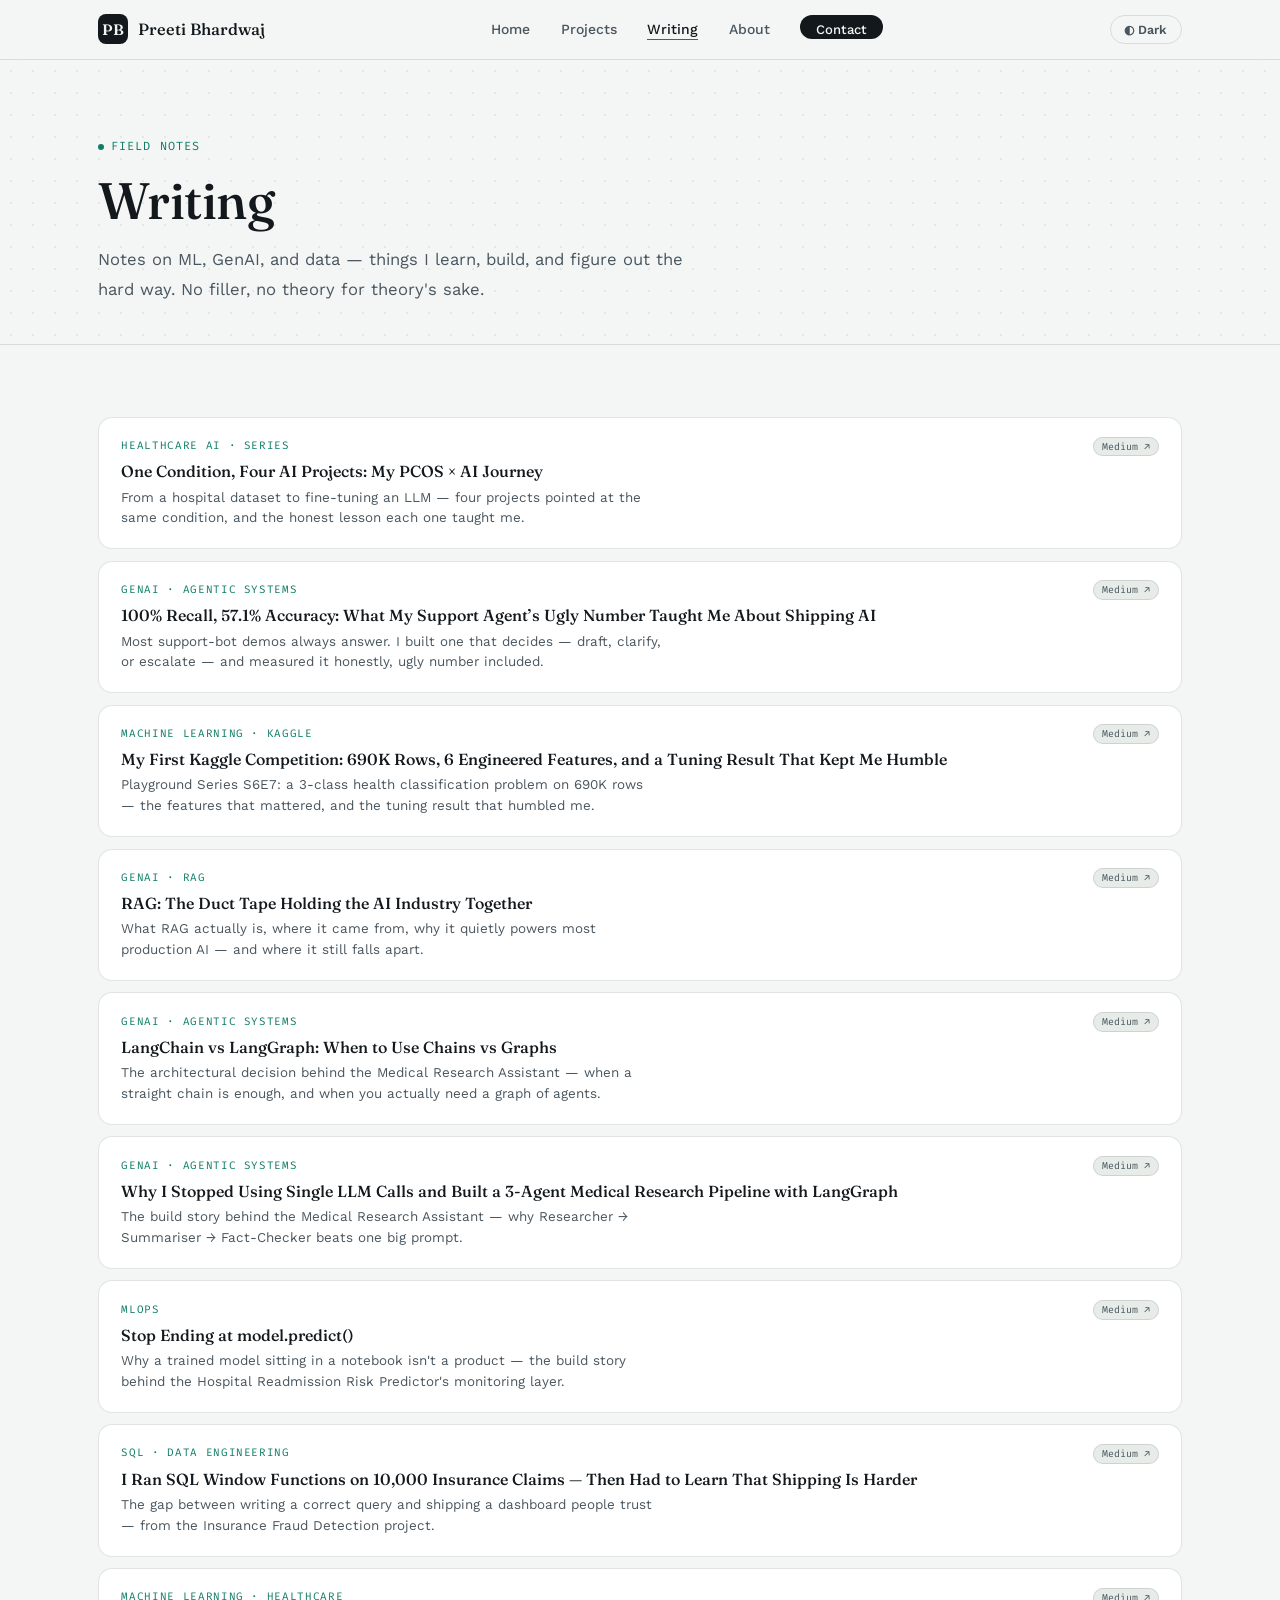
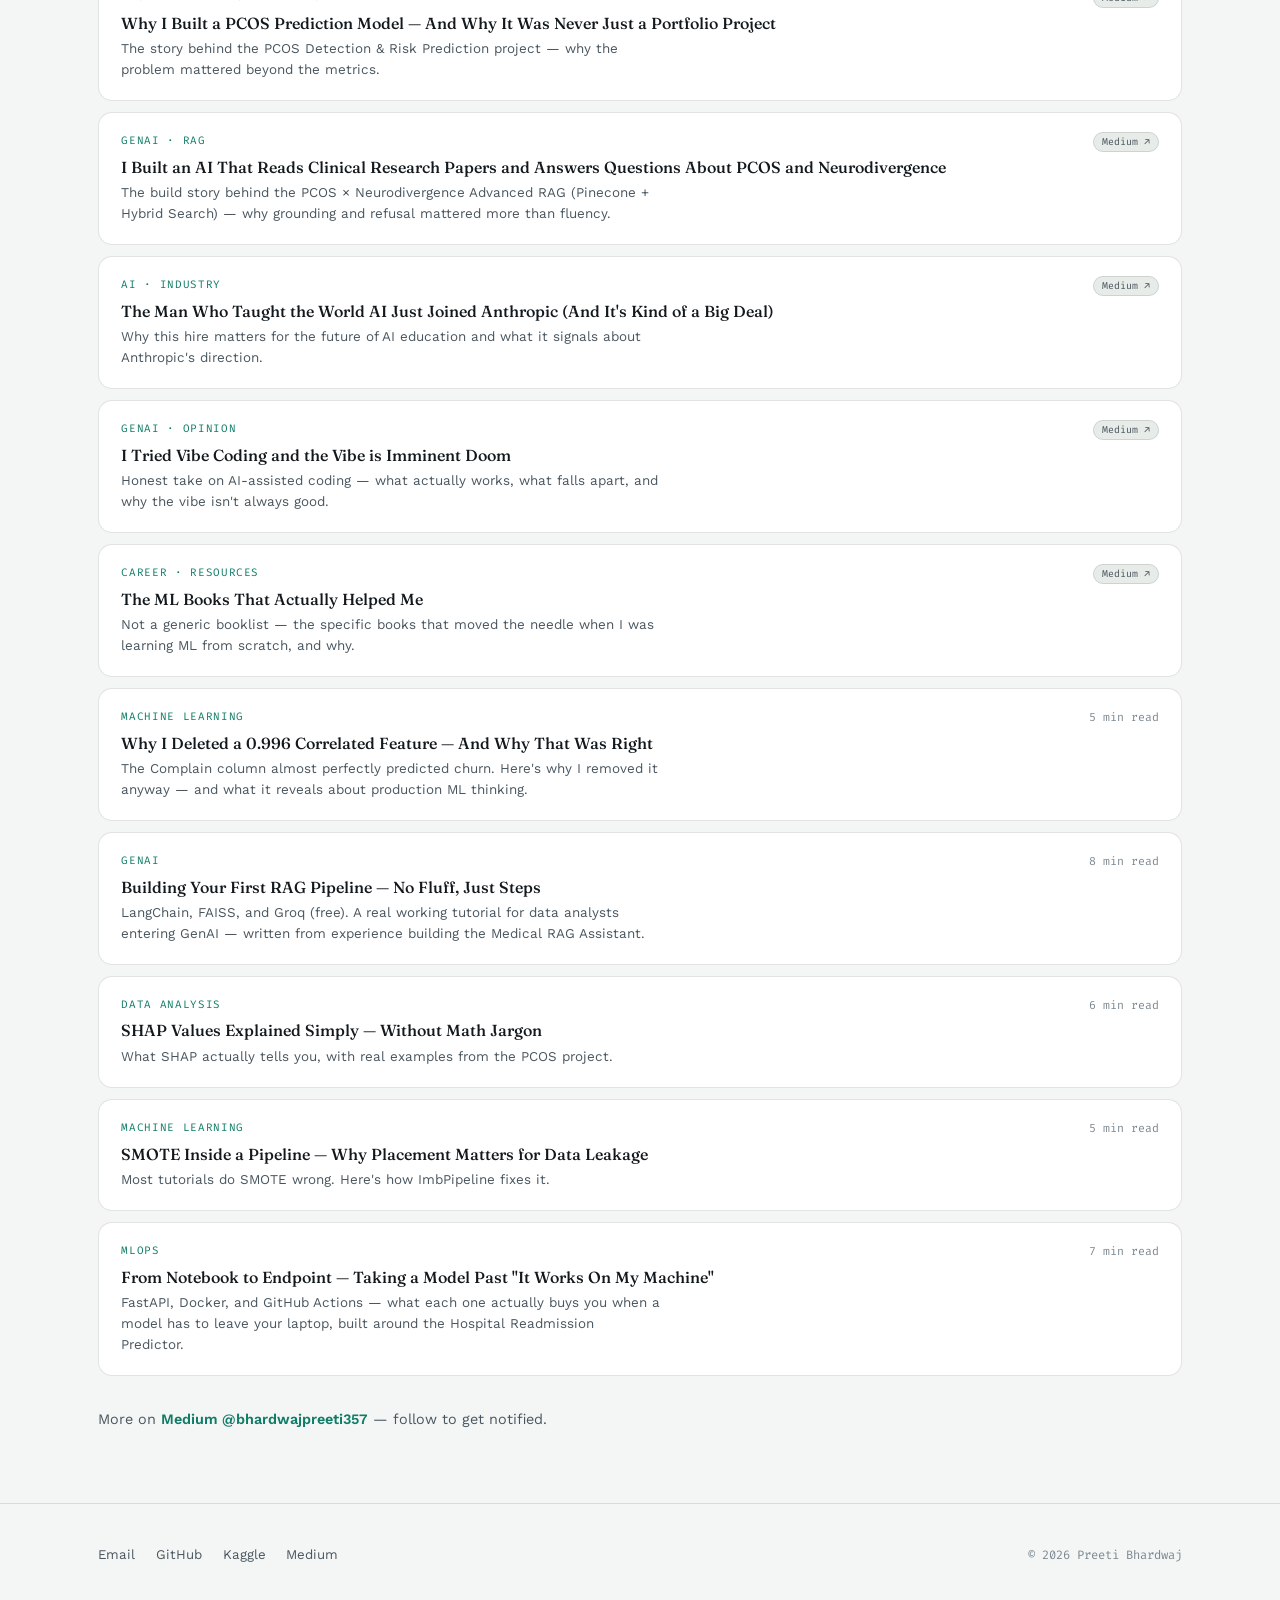
<file: writing.html>
<!DOCTYPE html>
<html lang="en">
<head>
<meta charset="UTF-8">
<meta name="viewport" content="width=device-width, initial-scale=1.0">
<title>Writing — Preeti Bhardwaj</title>
<link rel="preconnect" href="https://fonts.googleapis.com">
<link href="https://fonts.googleapis.com/css2?family=Fraunces:ital,opsz,wght@0,9..144,300;0,9..144,500;0,9..144,600;1,9..144,400&family=Work+Sans:wght@400;500;600;700&family=Fira+Code:wght@400;500&display=swap" rel="stylesheet">
<link rel="stylesheet" href="style.css">
</head>
<body>

<nav class="site-nav">
  <div class="nav-inner">
    <a href="./" class="brand">
      <span class="brand-mark">PB</span>
      <span class="brand-name">Preeti Bhardwaj</span>
    </a>
    <ul class="nav-links" id="navLinks">
      <li><a href="./">Home</a></li>
      <li><a href="projects.html">Projects</a></li>
      <li><a href="writing.html" class="is-active">Writing</a></li>
      <li><a href="about.html">About</a></li>
      <li><a href="about.html#contact" class="nav-cta">Contact</a></li>
    </ul>
    <div class="nav-right">
      <button class="icon-btn" onclick="toggleDark()" id="darkBtn">◐ Dark</button>
      <button class="nav-toggle" onclick="toggleNav()" aria-label="Menu">☰</button>
    </div>
  </div>
</nav>

<header class="hero" style="padding-bottom: 2.5rem;">
  <div class="container">
    <div class="eyebrow">Field notes</div>
    <h1 class="hero-title" style="font-size: clamp(2rem, 5vw, 3.2rem);">Writing</h1>
    <p class="hero-lede">Notes on ML, GenAI, and data — things I learn, build, and figure out the hard way. No filler, no theory for theory's sake.</p>
  </div>
</header>

<section class="section">
  <div class="container">
    <div class="post-list">

      <a href="https://medium.com/@bhardwajpreeti357/one-condition-four-ai-projects-my-pcos-ai-journey-6e1c67b9d951" target="_blank" class="post-row">
        <div>
          <div class="post-cat">Healthcare AI · Series</div>
          <h3>One Condition, Four AI Projects: My PCOS × AI Journey</h3>
          <p>From a hospital dataset to fine-tuning an LLM — four projects pointed at the same condition, and the honest lesson each one taught me.</p>
        </div>
        <div class="post-meta"><span class="ext-badge">Medium ↗</span></div>
      </a>

      <a href="https://medium.com/@bhardwajpreeti357/100-recall-57-1-accuracy-what-my-support-agents-ugly-number-taught-me-about-shipping-ai-104c1cbc7a90" target="_blank" class="post-row">
        <div>
          <div class="post-cat">GenAI · Agentic Systems</div>
          <h3>100% Recall, 57.1% Accuracy: What My Support Agent’s Ugly Number Taught Me About Shipping AI</h3>
          <p>Most support-bot demos always answer. I built one that decides — draft, clarify, or escalate — and measured it honestly, ugly number included.</p>
        </div>
        <div class="post-meta"><span class="ext-badge">Medium ↗</span></div>
      </a>

      <a href="https://medium.com/@bhardwajpreeti357/my-first-kaggle-competition-690k-rows-6-engineered-features-and-a-tuning-result-that-kept-me-923cf48fbcd0" target="_blank" class="post-row">
        <div>
          <div class="post-cat">Machine Learning · Kaggle</div>
          <h3>My First Kaggle Competition: 690K Rows, 6 Engineered Features, and a Tuning Result That Kept Me Humble</h3>
          <p>Playground Series S6E7: a 3-class health classification problem on 690K rows — the features that mattered, and the tuning result that humbled me.</p>
        </div>
        <div class="post-meta"><span class="ext-badge">Medium ↗</span></div>
      </a>

      <a href="https://medium.com/@bhardwajpreeti357/rag-the-duct-tape-holding-the-ai-industry-together-ebb64a5f46d2" target="_blank" class="post-row">
        <div>
          <div class="post-cat">GenAI · RAG</div>
          <h3>RAG: The Duct Tape Holding the AI Industry Together</h3>
          <p>What RAG actually is, where it came from, why it quietly powers most production AI — and where it still falls apart.</p>
        </div>
        <div class="post-meta"><span class="ext-badge">Medium ↗</span></div>
      </a>

      <a href="https://medium.com/@bhardwajpreeti357/langchain-vs-langgraph-when-to-use-chains-vs-graphs-️-a5ed6f887615" target="_blank" class="post-row">
        <div>
          <div class="post-cat">GenAI · Agentic Systems</div>
          <h3>LangChain vs LangGraph: When to Use Chains vs Graphs</h3>
          <p>The architectural decision behind the Medical Research Assistant — when a straight chain is enough, and when you actually need a graph of agents.</p>
        </div>
        <div class="post-meta"><span class="ext-badge">Medium ↗</span></div>
      </a>

      <a href="https://medium.com/@bhardwajpreeti357/why-i-stopped-using-single-llm-calls-and-built-a-3-agent-medical-research-pipeline-with-langgraph-713fecf660b1" target="_blank" class="post-row">
        <div>
          <div class="post-cat">GenAI · Agentic Systems</div>
          <h3>Why I Stopped Using Single LLM Calls and Built a 3-Agent Medical Research Pipeline with LangGraph</h3>
          <p>The build story behind the Medical Research Assistant — why Researcher → Summariser → Fact-Checker beats one big prompt.</p>
        </div>
        <div class="post-meta"><span class="ext-badge">Medium ↗</span></div>
      </a>

      <a href="https://medium.com/@bhardwajpreeti357/stop-ending-at-model-predict-b7ee3c0ee20e" target="_blank" class="post-row">
        <div>
          <div class="post-cat">MLOps</div>
          <h3>Stop Ending at model.predict()</h3>
          <p>Why a trained model sitting in a notebook isn't a product — the build story behind the Hospital Readmission Risk Predictor's monitoring layer.</p>
        </div>
        <div class="post-meta"><span class="ext-badge">Medium ↗</span></div>
      </a>

      <a href="https://medium.com/@bhardwajpreeti357/i-ran-sql-window-functions-on-10-000-insurance-claims-then-had-to-learn-that-shipping-is-harder-4ba15f4bf962" target="_blank" class="post-row">
        <div>
          <div class="post-cat">SQL · Data Engineering</div>
          <h3>I Ran SQL Window Functions on 10,000 Insurance Claims — Then Had to Learn That Shipping Is Harder</h3>
          <p>The gap between writing a correct query and shipping a dashboard people trust — from the Insurance Fraud Detection project.</p>
        </div>
        <div class="post-meta"><span class="ext-badge">Medium ↗</span></div>
      </a>

      <a href="https://medium.com/@bhardwajpreeti357/why-i-built-a-pcos-prediction-model-and-why-it-was-never-just-a-portfolio-project-85f64126ed2f" target="_blank" class="post-row">
        <div>
          <div class="post-cat">Machine Learning · Healthcare</div>
          <h3>Why I Built a PCOS Prediction Model — And Why It Was Never Just a Portfolio Project</h3>
          <p>The story behind the PCOS Detection &amp; Risk Prediction project — why the problem mattered beyond the metrics.</p>
        </div>
        <div class="post-meta"><span class="ext-badge">Medium ↗</span></div>
      </a>

      <a href="https://medium.com/@bhardwajpreeti357/i-built-an-ai-that-reads-clinical-research-papers-and-answers-questions-about-pcos-and-b1f526784409" target="_blank" class="post-row">
        <div>
          <div class="post-cat">GenAI · RAG</div>
          <h3>I Built an AI That Reads Clinical Research Papers and Answers Questions About PCOS and Neurodivergence</h3>
          <p>The build story behind the PCOS × Neurodivergence Advanced RAG (Pinecone + Hybrid Search) — why grounding and refusal mattered more than fluency.</p>
        </div>
        <div class="post-meta"><span class="ext-badge">Medium ↗</span></div>
      </a>

      <a href="https://medium.com/@bhardwajpreeti357/the-man-who-taught-the-world-ai-just-joined-anthropic-and-its-kind-of-a-big-deal-45b80502e5e7" target="_blank" class="post-row">
        <div>
          <div class="post-cat">AI · Industry</div>
          <h3>The Man Who Taught the World AI Just Joined Anthropic (And It's Kind of a Big Deal)</h3>
          <p>Why this hire matters for the future of AI education and what it signals about Anthropic's direction.</p>
        </div>
        <div class="post-meta"><span class="ext-badge">Medium ↗</span></div>
      </a>

      <a href="https://medium.com/@bhardwajpreeti357/i-tried-vibe-coding-and-the-vibe-is-imminent-doom-d6a27b523412" target="_blank" class="post-row">
        <div>
          <div class="post-cat">GenAI · Opinion</div>
          <h3>I Tried Vibe Coding and the Vibe is Imminent Doom</h3>
          <p>Honest take on AI-assisted coding — what actually works, what falls apart, and why the vibe isn't always good.</p>
        </div>
        <div class="post-meta"><span class="ext-badge">Medium ↗</span></div>
      </a>

      <a href="https://medium.com/@bhardwajpreeti357/the-ml-books-that-actually-helped-me-535aff74174b" target="_blank" class="post-row">
        <div>
          <div class="post-cat">Career · Resources</div>
          <h3>The ML Books That Actually Helped Me</h3>
          <p>Not a generic booklist — the specific books that moved the needle when I was learning ML from scratch, and why.</p>
        </div>
        <div class="post-meta"><span class="ext-badge">Medium ↗</span></div>
      </a>

      <div class="post-row" onclick="openArticle('a1')">
        <div>
          <div class="post-cat">Machine Learning</div>
          <h3>Why I Deleted a 0.996 Correlated Feature — And Why That Was Right</h3>
          <p>The Complain column almost perfectly predicted churn. Here's why I removed it anyway — and what it reveals about production ML thinking.</p>
        </div>
        <div class="post-meta">5 min read</div>
      </div>

      <div class="post-row" onclick="openArticle('a2')">
        <div>
          <div class="post-cat">GenAI</div>
          <h3>Building Your First RAG Pipeline — No Fluff, Just Steps</h3>
          <p>LangChain, FAISS, and Groq (free). A real working tutorial for data analysts entering GenAI — written from experience building the Medical RAG Assistant.</p>
        </div>
        <div class="post-meta">8 min read</div>
      </div>

      <div class="post-row" onclick="openArticle('a3')">
        <div>
          <div class="post-cat">Data Analysis</div>
          <h3>SHAP Values Explained Simply — Without Math Jargon</h3>
          <p>What SHAP actually tells you, with real examples from the PCOS project.</p>
        </div>
        <div class="post-meta">6 min read</div>
      </div>

      <div class="post-row" onclick="openArticle('a4')">
        <div>
          <div class="post-cat">Machine Learning</div>
          <h3>SMOTE Inside a Pipeline — Why Placement Matters for Data Leakage</h3>
          <p>Most tutorials do SMOTE wrong. Here's how ImbPipeline fixes it.</p>
        </div>
        <div class="post-meta">5 min read</div>
      </div>

      <div class="post-row" onclick="openArticle('a5')">
        <div>
          <div class="post-cat">MLOps</div>
          <h3>From Notebook to Endpoint — Taking a Model Past "It Works On My Machine"</h3>
          <p>FastAPI, Docker, and GitHub Actions — what each one actually buys you when a model has to leave your laptop, built around the Hospital Readmission Predictor.</p>
        </div>
        <div class="post-meta">7 min read</div>
      </div>

    </div>

    <p style="margin-top: 2rem; font-size: 0.9rem; color: var(--ink-soft);">More on <a href="https://medium.com/@bhardwajpreeti357" target="_blank" style="color: var(--teal); font-weight: 600; text-decoration: none;">Medium @bhardwajpreeti357</a> — follow to get notified.</p>
  </div>
</section>

<footer class="site-footer">
  <div class="container footer-grid">
    <div class="footer-links">
      <a href="mailto:bhardwajpreeti357@gmail.com">Email</a>
      <a href="https://github.com/mistyvisty" target="_blank">GitHub</a>
      <a href="https://www.kaggle.com/mistyvisty/competitions" target="_blank">Kaggle</a>
      <a href="https://medium.com/@bhardwajpreeti357" target="_blank">Medium</a>
    </div>
    <div class="footer-copy">© 2026 Preeti Bhardwaj</div>
  </div>
</footer>

<!-- ARTICLE 1 -->
<div class="article-overlay" id="overlay-a1">
  <div class="article-nav"><button class="back-btn" onclick="closeArticle('a1')">← Back to writing</button></div>
  <div class="article-body">
    <div class="art-cat">Machine Learning · 5 min read</div>
    <h1>Why I Deleted a 0.996 Correlated Feature — And Why That Was Right</h1>
    <div class="article-meta">Preeti Bhardwaj &nbsp;·&nbsp; May 2026</div>
    <p>When I was building a bank customer churn prediction model on 10,000 records, my correlation matrix threw up something that made me stop and stare.</p>
    <p>One feature — <strong>Complain</strong> (whether a customer had filed a complaint) — had a <strong>0.996 correlation with the target variable</strong> (Exited). That's almost perfect. A data scientist's dream, right?</p>
    <p>I deleted it anyway. Here's why.</p>
    <h2>What the number was telling me</h2>
    <p>A 0.996 correlation means: almost every customer who complained, churned. Almost every customer who didn't complain, stayed. On the surface, that sounds like a powerful signal. Your model would love it.</p>
    <p>But ask yourself — <strong>in the real world, when does a bank know a customer has complained?</strong></p>
    <p>Only <em>after</em> the customer has already complained. Which happens right before they leave. So what you've built is not a churn <em>predictor</em>. It's a churn <em>confirmer</em>. By the time you have the Complain value, the customer has one foot out the door. There's no time to intervene.</p>
    <h2>The difference between correlation and usefulness</h2>
    <blockquote>Test 1 — Is it statistically useful? (correlation, feature importance)<br>Test 2 — Is it available and actionable at prediction time?</blockquote>
    <p>Complain passed Test 1 with flying colours. It failed Test 2 completely.</p>
    <h2>What I kept instead</h2>
    <p>After removing Complain, SHAP analysis revealed the actual drivers: <strong>Age</strong> (older customers churn more), <strong>NumOfProducts</strong> (single-product customers churn at much higher rates), and <strong>Geography</strong> (Germany showed 32.4% churn vs ~16% in France and Spain).</p>
    <p>These are features a retention team can actually use. You can identify a 45-year-old single-product German customer <em>today</em> and reach out before they decide to leave.</p>
    <h2>The model still performed well</h2>
    <p><strong>ROC-AUC: 0.847</strong> · <strong>Mean CV AUC: 0.87 across 5 folds</strong></p>
    <p>A lower AUC built on honest features is worth more than a higher AUC built on a feature that tells you what you already know.</p>
    <div class="article-footer">Part of my <a href="https://github.com/mistyvisty" target="_blank">Data Analytics Portfolio</a> · <a href="https://mistyvisty.github.io">mistyvisty.github.io</a></div>
  </div>
</div>

<!-- ARTICLE 2 -->
<div class="article-overlay" id="overlay-a2">
  <div class="article-nav"><button class="back-btn" onclick="closeArticle('a2')">← Back to writing</button></div>
  <div class="article-body">
    <div class="art-cat">GenAI · 8 min read</div>
    <h1>Building Your First RAG Pipeline — No Fluff, Just Steps</h1>
    <div class="article-meta">Preeti Bhardwaj &nbsp;·&nbsp; May 2026</div>
    <p>This is the tutorial I wish I had when I built the PCOS × Neurodivergence RAG Assistant — no fluff, no jargon walls, just the actual steps to build a working RAG pipeline from scratch. The full project indexes 5 peer-reviewed clinical papers and answers questions with source citations.</p>
    <h2>What is RAG and why does it matter?</h2>
    <p><strong>RAG = Retrieval-Augmented Generation.</strong> LLMs don't know your documents. RAG fixes this: it takes your documents, turns them into searchable chunks, finds the most relevant ones for your question, and sends them to the LLM as context. The LLM answers <em>from your documents</em>, not from training data — and can cite the source.</p>
    <h2>Stack</h2>
    <p>Python · LangChain · FAISS · Groq (free API, no credit card) · MiniLM embeddings (local, free)</p>
    <h2>Step 1 — Install</h2>
    <pre><code>pip install langchain langchain-groq faiss-cpu pypdf sentence-transformers langchain-community</code></pre>
    <h2>Step 2 — Load your PDF</h2>
    <pre><code>from langchain_community.document_loaders import PyPDFLoader
loader = PyPDFLoader("your_document.pdf")
documents = loader.load()</code></pre>
    <h2>Step 3 — Chunk it</h2>
    <pre><code>from langchain_text_splitters import RecursiveCharacterTextSplitter
splitter = RecursiveCharacterTextSplitter(chunk_size=600, chunk_overlap=80)
chunks = splitter.split_documents(documents)</code></pre>
    <h2>Step 4 — Embed and store</h2>
    <pre><code>from langchain_community.embeddings import HuggingFaceEmbeddings
from langchain_community.vectorstores import FAISS
embeddings = HuggingFaceEmbeddings(model_name="sentence-transformers/all-MiniLM-L6-v2")
vectorstore = FAISS.from_documents(chunks, embeddings)</code></pre>
    <h2>Step 5 — Connect Groq and ask</h2>
    <pre><code>from langchain_groq import ChatGroq
llm = ChatGroq(model="llama-3.1-8b-instant", temperature=0.1, api_key="your-gsk-key")
retriever = vectorstore.as_retriever(search_kwargs={"k": 5})
# Now build your chain and ask questions!</code></pre>
    <h2>The hallucination-aware trick</h2>
    <p>The most important part is your prompt. Tell the model explicitly: <strong>"If the answer is not in the context, say you cannot find it. Never make up medical facts."</strong> This is what separates a toy RAG from a trustworthy one.</p>
    <div class="article-footer"><a href="https://mistyvisty.github.io">mistyvisty.github.io</a> · <a href="https://github.com/mistyvisty/pcos-neurodivergence-rag" target="_blank">PCOS × Neurodivergence RAG Repo</a></div>
  </div>
</div>

<!-- ARTICLE 3 -->
<div class="article-overlay" id="overlay-a3">
  <div class="article-nav"><button class="back-btn" onclick="closeArticle('a3')">← Back to writing</button></div>
  <div class="article-body">
    <div class="art-cat">Data Analysis · 6 min read</div>
    <h1>SHAP Values Explained Simply — Without Math Jargon</h1>
    <div class="article-meta">Preeti Bhardwaj &nbsp;·&nbsp; June 2026</div>
    <p>Every ML tutorial shows you how to train a model. Almost none of them tell you <em>why</em> the model made the decision it did. That's where SHAP comes in — and it's one of the most practically useful tools I've added to my workflow.</p>
    <h2>The problem SHAP solves</h2>
    <p>Imagine you build a PCOS detection model with 0.97 AUC. Your model is accurate. But your doctor asks: <strong>"Why did you flag this patient as high risk?"</strong> You can't say "because the model said so." That's not medicine. That's a black box.</p>
    <p>SHAP — SHapley Additive exPlanations — opens the black box. It tells you, for every single prediction, how much each feature pushed the output up or down.</p>
    <h2>The core idea (no equations)</h2>
    <p>Think of your model's prediction as a starting point — the average prediction across all patients. SHAP then asks: for <em>this specific patient</em>, which features moved the prediction away from that average, and by how much?</p>
    <blockquote>SHAP value = how much did this feature contribute to <em>this prediction</em>, compared to the average?</blockquote>
    <p>A positive SHAP value means the feature pushed the prediction <em>higher</em> (more likely PCOS). A negative value means it pushed it <em>lower</em>. The magnitude tells you how strongly.</p>
    <h2>What I found in the PCOS project</h2>
    <p>When I ran SHAP on the XGBoost classifier trained on 541 patient records, the results were medically interesting:</p>
    <ul>
      <li><strong>Total follicle count</strong> — the single strongest predictor. High follicle count = strong push toward positive PCOS diagnosis. Makes clinical sense.</li>
      <li><strong>Fast food consumption</strong> — appeared as a top-3 risk factor. Diet and PCOS have a documented link, and SHAP surfaced it from the data alone.</li>
      <li><strong>BMI and weight gain</strong> — significant contributors, consistent with clinical literature.</li>
    </ul>
    <p>These aren't just feature importances from a leaderboard. These are decision-level explanations that a doctor can look at and say "yes, this makes sense" — or flag if something looks wrong.</p>
    <h2>Three ways to use SHAP</h2>
    <p><strong>1. Summary plot</strong> — shows global importance across all predictions. Which features matter most overall?</p>
    <pre><code>import shap
explainer = shap.TreeExplainer(model)
shap_values = explainer.shap_values(X_test)
shap.summary_plot(shap_values, X_test)</code></pre>
    <p><strong>2. Beeswarm plot</strong> — my favourite. Shows both importance AND direction. Each dot is one prediction. Red = high feature value, blue = low. The x-axis shows SHAP impact.</p>
    <pre><code>shap.plots.beeswarm(shap.Explanation(
    values=shap_values,
    base_values=explainer.expected_value,
    data=X_test,
    feature_names=X_test.columns.tolist()
))</code></pre>
    <p><strong>3. Force plot (single prediction)</strong> — explains one patient's result. Red arrows pushed the prediction up, blue arrows pushed it down.</p>
    <pre><code>shap.force_plot(explainer.expected_value, shap_values[0], X_test.iloc[0])</code></pre>
    <h2>The thing most tutorials miss</h2>
    <p>SHAP works best on <strong>TreeExplainer for tree-based models</strong> (XGBoost, Random Forest, LightGBM). It's exact and fast. For neural networks or linear models, use <code>DeepExplainer</code> or <code>LinearExplainer</code> — but the interpretation is the same.</p>
    <p>The bigger lesson: explainability isn't a nice-to-have. In healthcare, finance, or any domain where a decision affects a real person, being able to explain <em>why</em> your model made a call is not optional. SHAP makes that possible.</p>
    <div class="article-footer">From the <a href="https://github.com/mistyvisty" target="_blank">PCOS Detection project</a> · <a href="https://mistyvisty.github.io">mistyvisty.github.io</a></div>
  </div>
</div>

<!-- ARTICLE 4 -->
<div class="article-overlay" id="overlay-a4">
  <div class="article-nav"><button class="back-btn" onclick="closeArticle('a4')">← Back to writing</button></div>
  <div class="article-body">
    <div class="art-cat">Machine Learning · 5 min read</div>
    <h1>SMOTE Inside a Pipeline — Why Placement Matters for Data Leakage</h1>
    <div class="article-meta">Preeti Bhardwaj &nbsp;·&nbsp; June 2026</div>
    <p>Most SMOTE tutorials look like this:</p>
    <pre><code>from imblearn.over_sampling import SMOTE
sm = SMOTE()
X_resampled, y_resampled = sm.fit_resample(X, y)

# Then split...
X_train, X_test, y_train, y_test = train_test_split(X_resampled, y_resampled)</code></pre>
    <p>This is wrong. And the model you build with it is lying to you.</p>
    <h2>What SMOTE actually does</h2>
    <p>SMOTE — Synthetic Minority Over-sampling Technique — creates synthetic samples of the minority class by interpolating between existing minority samples. If you have 100 PCOS-positive patients and 400 negative, SMOTE generates new synthetic positive patients to balance the dataset.</p>
    <p>The goal is to stop your model from just predicting "negative" for everything and still being 80% accurate. Imbalanced data is a real problem. SMOTE is a real solution. But only if you use it correctly.</p>
    <h2>Why the common approach leaks data</h2>
    <p>When you apply SMOTE to the <em>entire dataset</em> before splitting, synthetic samples built from your training data end up in your test set. Your cross-validation is no longer testing on unseen data — it's testing on data it effectively already "saw" when SMOTE interpolated from it.</p>
    <p>Your AUC goes up. Your model looks great. And then it fails in production, because real-world data wasn't generated by SMOTE.</p>
    <blockquote>Rule: anything that learns from data — including SMOTE — must only see training data, never test data.</blockquote>
    <h2>The fix: SMOTE inside ImbPipeline</h2>
    <p><code>ImbPipeline</code> from <code>imbalanced-learn</code> is the correct tool. It applies SMOTE only inside each cross-validation fold — on the training portion — and leaves the validation fold untouched.</p>
    <pre><code>from imblearn.pipeline import Pipeline as ImbPipeline
from imblearn.over_sampling import SMOTE
from sklearn.preprocessing import StandardScaler
from xgboost import XGBClassifier
from sklearn.model_selection import StratifiedKFold, cross_val_score

pipeline = ImbPipeline([
    ('scaler', StandardScaler()),
    ('smote', SMOTE(random_state=42)),
    ('model', XGBClassifier(random_state=42))
])

cv = StratifiedKFold(n_splits=5, shuffle=True, random_state=42)
scores = cross_val_score(pipeline, X, y, cv=cv, scoring='roc_auc')
print(f"Mean AUC: {scores.mean():.3f}")</code></pre>
    <p>With this setup, for each of the 5 folds: SMOTE runs on the 80% training portion only, the model trains on the balanced training data, and evaluation happens on the 20% that SMOTE never touched. That's a honest AUC.</p>
    <h2>Why StratifiedKFold matters too</h2>
    <p>Regular KFold splits randomly. With imbalanced data, you can end up with a fold that has almost no minority class samples. <code>StratifiedKFold</code> preserves the class ratio in every fold — so each validation set is representative of the real distribution.</p>
    <h2>The result in the PCOS project</h2>
    <p>Using ImbPipeline with SMOTE inside StratifiedKFold on 541 patient records gave a <strong>Mean ROC-AUC of 0.97 across 5 folds</strong> with <strong>90%+ recall on positive cases</strong>. That's a result I trust — because the evaluation was honest.</p>
    <p>When someone asks me "how do you know this will generalise?" I can point to the pipeline and show them exactly why leakage was impossible.</p>
    <div class="article-footer">From the <a href="https://github.com/mistyvisty" target="_blank">PCOS Detection project</a> · <a href="https://mistyvisty.github.io">mistyvisty.github.io</a></div>
  </div>
</div>

<!-- ARTICLE 5 -->
<div class="article-overlay" id="overlay-a5">
  <div class="article-nav"><button class="back-btn" onclick="closeArticle('a5')">← Back to writing</button></div>
  <div class="article-body">
    <div class="art-cat">MLOps · 7 min read</div>
    <h1>From Notebook to Endpoint — Taking a Model Past "It Works On My Machine"</h1>
    <div class="article-meta">Preeti Bhardwaj &nbsp;·&nbsp; June 2026</div>
    <p>Most ML portfolios stop at a notebook. You train a model, get a good AUC, plot a confusion matrix, and call it done. That's a real skill — but it's not the same skill as putting a model somewhere another piece of software can actually call it. The <strong>Hospital Readmission Predictor</strong> was my attempt to close that gap, end to end.</p>
    <h2>The question that started it</h2>
    <p>A trained model sitting in a <code>.pkl</code> file isn't useful to anyone except the person who trained it. A hospital's existing software doesn't know how to "open a notebook." It needs something it can send patient data to and get a risk score back — instantly, reliably, the same way every time. That's the gap between a model and a product.</p>
    <h2>Step 1 — Wrapping the model in an API</h2>
    <p>I used <strong>FastAPI</strong> to expose the trained XGBoost model as an HTTP endpoint. The pattern is simple but it matters: incoming data gets validated with <code>pydantic</code> schemas before it ever reaches the model, so malformed input fails loudly with a clear error instead of silently breaking a prediction.</p>
    <pre><code>from fastapi import FastAPI
from pydantic import BaseModel
import joblib

app = FastAPI()
model = joblib.load("model.pkl")

class PatientData(BaseModel):
    age: int
    num_procedures: int
    num_diagnoses: int
    # ...remaining features

@app.post("/predict")
def predict(data: PatientData):
    features = [[data.age, data.num_procedures, data.num_diagnoses]]
    risk_score = model.predict_proba(features)[0][1]
    return {"readmission_risk": float(risk_score)}</code></pre>
    <p>That's the whole contract: send patient features, get a probability back. Anything downstream — a dashboard, an internal hospital tool, a scheduling system — can now talk to the model without knowing it's XGBoost underneath.</p>
    <h2>Step 2 — Why Docker, not just "pip install"</h2>
    <p>"It works on my machine" is the most expensive sentence in software. My laptop has a specific Python version, specific package versions, specific OS quirks. None of that is guaranteed to exist wherever this actually needs to run.</p>
    <p><strong>Docker</strong> solves this by packaging the exact environment — Python version, dependencies, the app itself — into one image that runs identically anywhere a container can run.</p>
    <pre><code>FROM python:3.11-slim
WORKDIR /app
COPY requirements.txt .
RUN pip install --no-cache-dir -r requirements.txt
COPY . .
EXPOSE 8000
CMD ["uvicorn", "app.main:app", "--host", "0.0.0.0", "--port", "8000"]</code></pre>
    <p>Once this builds, the question "does it work on your machine?" stops being relevant. It works inside the container, and the container is the same everywhere.</p>
    <h2>Step 3 — CI/CD: catching breakage before it ships</h2>
    <p>The last piece is <strong>GitHub Actions</strong>. Every time code is pushed, a workflow automatically spins up, installs dependencies, and runs the test suite against the FastAPI app. If a change breaks the <code>/predict</code> endpoint or the model loading logic, the pipeline fails immediately — before it ever reaches anything resembling production.</p>
    <blockquote>The point of CI/CD isn't speed. It's that a human doesn't have to remember to test things — the pipeline remembers for you, every single time.</blockquote>
    <p>This is the same underlying principle behind using <code>ImbPipeline</code> with SMOTE in my PCOS project: don't trust a manual step that's easy to forget. Encode the correct behavior into the system itself, so it happens automatically whether you remember to do it or not.</p>
    <h2>Why this matters more than another 0.01 AUC</h2>
    <p>It's tempting to chase model accuracy as the main metric of a project. But a model with excellent AUC that can't be reliably served, breaks silently on bad input, or can't be redeployed without manual babysitting isn't actually usable in a real setting. A slightly simpler model wrapped in a tested, containerized, automatically-verified pipeline is worth more in practice — because it's the version that can actually be trusted to run unattended.</p>
    <p>That's the real lesson from building this: in healthcare especially, "did we test this properly before it touched real data" is not optional, and it shouldn't depend on someone remembering to do it by hand.</p>
    <div class="article-footer">From the <a href="https://github.com/mistyvisty/hospital-readmission-predictor" target="_blank">Hospital Readmission Predictor</a> · <a href="https://mistyvisty.github.io">mistyvisty.github.io</a></div>
  </div>
</div>

<script src="main.js"></script>
</body>
</html>
</file>
<file: style.css>
/* ============================================
   PREETI BHARDWAJ — PORTFOLIO
   Design system: dashboard / decision-log aesthetic
   Signature: draft · clarify · escalate status logic
   ============================================ */

:root {
  /* Color */
  --ink: #12181c;
  --ink-soft: #49565f;
  --ink-faint: #7c8891;
  --paper: #f4f6f5;
  --paper-deep: #e8ece9;
  --panel: #ffffff;
  --line: rgba(18, 24, 28, 0.12);
  --line-soft: rgba(18, 24, 28, 0.07);

  --teal: #0e7c66;
  --teal-bg: rgba(14, 124, 102, 0.1);
  --teal-line: rgba(14, 124, 102, 0.28);

  --amber: #ad7423;
  --amber-bg: rgba(173, 116, 35, 0.1);
  --amber-line: rgba(173, 116, 35, 0.28);

  --rust: #a8432a;
  --rust-bg: rgba(168, 67, 42, 0.1);
  --rust-line: rgba(168, 67, 42, 0.28);

  --display: 'Fraunces', Georgia, serif;
  --body: 'Work Sans', sans-serif;
  --mono: 'Fira Code', monospace;

  --radius-sm: 8px;
  --radius: 14px;
  --radius-lg: 20px;
  --container: 1140px;
}

[data-theme="dark"] {
  --ink: #eef1f0;
  --ink-soft: #aab4ba;
  --ink-faint: #7c8891;
  --paper: #11151a;
  --paper-deep: #171c22;
  --panel: #161b21;
  --line: rgba(238, 241, 240, 0.12);
  --line-soft: rgba(238, 241, 240, 0.07);
  --teal: #3fb89a;
  --teal-bg: rgba(63, 184, 154, 0.1);
  --teal-line: rgba(63, 184, 154, 0.3);
  --amber: #d99a45;
  --amber-bg: rgba(217, 154, 69, 0.1);
  --amber-line: rgba(217, 154, 69, 0.3);
  --rust: #d3725a;
  --rust-bg: rgba(211, 114, 90, 0.1);
  --rust-line: rgba(211, 114, 90, 0.3);
}

* , *::before, *::after { box-sizing: border-box; margin: 0; padding: 0; }
html { scroll-behavior: smooth; }
body {
  background: var(--paper);
  color: var(--ink);
  font-family: var(--body);
  font-size: 16px;
  line-height: 1.65;
  transition: background 0.25s, color 0.25s;
}
a { color: inherit; }
img { max-width: 100%; display: block; }
:focus-visible { outline: 2px solid var(--teal); outline-offset: 3px; }

.container { max-width: var(--container); margin: 0 auto; padding: 0 1.75rem; }

/* ---------- NAV ---------- */
.site-nav {
  position: sticky; top: 0; z-index: 50;
  background: color-mix(in srgb, var(--paper) 88%, transparent);
  backdrop-filter: blur(10px);
  border-bottom: 1px solid var(--line);
}
.nav-inner { max-width: var(--container); margin: 0 auto; padding: 0.9rem 1.75rem; display: flex; align-items: center; justify-content: space-between; gap: 1rem; }
.brand { display: flex; align-items: center; gap: 0.6rem; text-decoration: none; }
.brand-mark { width: 30px; height: 30px; border-radius: 8px; background: var(--ink); color: var(--paper); display: flex; align-items: center; justify-content: center; font-family: var(--display); font-weight: 600; font-size: 0.95rem; flex-shrink: 0; }
[data-theme="dark"] .brand-mark { background: var(--ink); color: var(--paper); }
.brand-name { font-family: var(--display); font-weight: 500; font-size: 1.02rem; color: var(--ink); white-space: nowrap; }
.nav-links { display: flex; align-items: center; gap: 1.9rem; list-style: none; }
.nav-links a { text-decoration: none; color: var(--ink-soft); font-size: 0.875rem; font-weight: 500; padding-bottom: 2px; border-bottom: 1.5px solid transparent; transition: color 0.15s, border-color 0.15s; }
.nav-links a:hover { color: var(--ink); }
.nav-links a.is-active { color: var(--ink); border-color: var(--teal); }
.nav-right { display: flex; align-items: center; gap: 0.6rem; }
.icon-btn { background: none; border: 1.5px solid var(--line); border-radius: 100px; color: var(--ink-soft); cursor: pointer; font-size: 0.78rem; padding: 0.4rem 0.85rem; font-family: var(--body); font-weight: 600; transition: all 0.15s; }
.icon-btn:hover { border-color: var(--teal); color: var(--teal); }
.nav-toggle { display: none; background: none; border: 1.5px solid var(--line); border-radius: 8px; padding: 0.4rem 0.6rem; cursor: pointer; color: var(--ink); }
.nav-cta { background: var(--ink); color: var(--paper) !important; padding: 0.45rem 1rem; border-radius: 100px; font-size: 0.82rem !important; font-weight: 600; border-bottom: none !important; }
[data-theme="dark"] .nav-cta { color: var(--paper) !important; }

/* ---------- HERO (home) ---------- */
.hero {
  position: relative;
  padding: 4.5rem 0 3.5rem;
  background-image: radial-gradient(var(--line-soft) 1px, transparent 1px);
  background-size: 22px 22px;
  border-bottom: 1px solid var(--line);
}
.eyebrow { font-family: var(--mono); font-size: 0.74rem; letter-spacing: 0.09em; text-transform: uppercase; color: var(--teal); display: inline-flex; align-items: center; gap: 0.45rem; margin-bottom: 1.1rem; }
.eyebrow::before { content: ''; width: 6px; height: 6px; border-radius: 50%; background: var(--teal); }
h1.hero-title { font-family: var(--display); font-weight: 500; font-size: clamp(2.4rem, 6vw, 4rem); line-height: 1.05; letter-spacing: -0.01em; color: var(--ink); max-width: 760px; }
.hero-role { font-family: var(--mono); font-size: 0.92rem; color: var(--ink-soft); margin-top: 0.9rem; letter-spacing: 0.01em; }
.hero-lede { color: var(--ink-soft); font-size: 1.04rem; max-width: 600px; margin-top: 1.1rem; line-height: 1.75; }
.hero-lede strong { color: var(--ink); }
.hero-actions { display: flex; gap: 0.75rem; margin-top: 1.8rem; flex-wrap: wrap; }
.btn { display: inline-flex; align-items: center; gap: 0.4rem; padding: 0.7rem 1.4rem; border-radius: 100px; font-weight: 600; font-size: 0.88rem; text-decoration: none; transition: all 0.18s; border: 1.5px solid transparent; cursor: pointer; }
.btn-solid { background: var(--ink); color: var(--paper); }
.btn-solid:hover { background: var(--teal); transform: translateY(-1px); }
.btn-line { border-color: var(--line); color: var(--ink); background: var(--panel); }
.btn-line:hover { border-color: var(--teal); color: var(--teal); transform: translateY(-1px); }

/* ---------- DECISION STRIP (signature element) ---------- */
.decision-panel { margin-top: 3rem; background: var(--panel); border: 1px solid var(--line); border-radius: var(--radius-lg); padding: 1.6rem 1.75rem; }
.decision-head { display: flex; align-items: baseline; justify-content: space-between; flex-wrap: wrap; gap: 0.5rem; margin-bottom: 1.2rem; }
.decision-head h2 { font-family: var(--display); font-size: 1.05rem; font-weight: 500; color: var(--ink); }
.decision-head span { font-family: var(--mono); font-size: 0.72rem; color: var(--ink-faint); }
.decision-grid { display: grid; grid-template-columns: repeat(3, 1fr); gap: 0.9rem; }
.decision-card { border-radius: var(--radius); padding: 1rem 1.1rem; border: 1px solid; }
.decision-card.draft { background: var(--teal-bg); border-color: var(--teal-line); }
.decision-card.clarify { background: var(--amber-bg); border-color: var(--amber-line); }
.decision-card.escalate { background: var(--rust-bg); border-color: var(--rust-line); }
.decision-tag { font-family: var(--mono); font-size: 0.7rem; font-weight: 600; letter-spacing: 0.06em; text-transform: uppercase; display: block; margin-bottom: 0.45rem; }
.decision-card.draft .decision-tag { color: var(--teal); }
.decision-card.clarify .decision-tag { color: var(--amber); }
.decision-card.escalate .decision-tag { color: var(--rust); }
.decision-card p { font-size: 0.83rem; color: var(--ink-soft); line-height: 1.55; }
.decision-foot { font-size: 0.83rem; color: var(--ink-faint); margin-top: 1rem; }
.decision-foot a { color: var(--teal); font-weight: 600; text-decoration: none; }

/* ---------- STAT STRIP ---------- */
.stat-strip { display: grid; grid-template-columns: repeat(4, 1fr); border: 1px solid var(--line); border-radius: var(--radius-lg); overflow: hidden; margin-top: 2rem; background: var(--panel); }
.stat-tile { padding: 1.3rem 1.4rem; border-right: 1px solid var(--line); }
.stat-tile:last-child { border-right: none; }
.stat-num { font-family: var(--display); font-size: 1.85rem; font-weight: 500; color: var(--ink); line-height: 1; }
.stat-lbl { font-family: var(--mono); font-size: 0.72rem; color: var(--ink-soft); text-transform: uppercase; letter-spacing: 0.05em; margin-top: 0.4rem; }

/* ---------- SECTIONS ---------- */
.section { padding: 4.5rem 0; }
.section-head { max-width: 640px; margin-bottom: 2.6rem; }
.section-head h2 { font-family: var(--display); font-weight: 500; font-size: clamp(1.6rem, 3.4vw, 2.3rem); color: var(--ink); margin-top: 0.6rem; line-height: 1.15; }
.section-head p { color: var(--ink-soft); margin-top: 0.8rem; font-size: 0.97rem; line-height: 1.7; }
.section-foot-link { margin-top: 2.2rem; display: inline-flex; align-items: center; gap: 0.4rem; font-weight: 600; color: var(--teal); text-decoration: none; font-size: 0.92rem; }
.section-foot-link:hover { gap: 0.65rem; }
.section-alt { background: var(--paper-deep); border-top: 1px solid var(--line); border-bottom: 1px solid var(--line); }

/* ---------- PROJECT CARDS ---------- */
.proj-grid { display: grid; grid-template-columns: repeat(auto-fit, minmax(280px, 1fr)); gap: 1.1rem; }
.proj-grid.featured-grid { grid-template-columns: 1fr; gap: 1.4rem; }
.proj-card { background: var(--panel); border: 1px solid var(--line); border-radius: var(--radius-lg); padding: 1.7rem 1.8rem; transition: border-color 0.18s, transform 0.18s; }
.proj-card:hover { border-color: var(--teal-line); transform: translateY(-2px); }
.proj-top { display: flex; align-items: center; justify-content: space-between; gap: 0.6rem; margin-bottom: 0.9rem; flex-wrap: wrap; }
.proj-kicker { font-family: var(--mono); font-size: 0.7rem; color: var(--ink-faint); text-transform: uppercase; letter-spacing: 0.06em; }
.chip { font-family: var(--mono); font-size: 0.68rem; font-weight: 600; padding: 0.22rem 0.6rem; border-radius: 100px; border: 1px solid; letter-spacing: 0.02em; white-space: nowrap; }
.chip.live { background: var(--teal-bg); border-color: var(--teal-line); color: var(--teal); }
.chip.shipped { background: var(--teal-bg); border-color: var(--teal-line); color: var(--teal); }
.proj-card h3 { font-family: var(--display); font-size: 1.18rem; font-weight: 500; color: var(--ink); margin-bottom: 0.6rem; line-height: 1.3; }
.proj-shot { width: 100%; max-width: 640px; border-radius: var(--radius-sm); border: 1px solid var(--line); margin: 0 0 1.1rem; }
.proj-card p.proj-desc { color: var(--ink-soft); font-size: 0.89rem; line-height: 1.7; margin-bottom: 1rem; }
.metric-row { display: flex; flex-wrap: wrap; gap: 0.5rem; margin-bottom: 1.1rem; }
.metric-chip { font-family: var(--mono); font-size: 0.72rem; padding: 0.25rem 0.6rem; border-radius: 7px; background: var(--paper-deep); color: var(--ink-soft); border: 1px solid var(--line); }
.tag-row { display: flex; flex-wrap: wrap; gap: 0.35rem; margin-bottom: 1.1rem; }
.tag { font-family: var(--mono); font-size: 0.72rem; color: var(--ink-soft); background: var(--paper-deep); padding: 0.18rem 0.55rem; border-radius: 5px; }
.link-row { display: flex; flex-wrap: wrap; gap: 0.5rem; }
.link-pill { font-size: 0.81rem; font-weight: 600; color: var(--ink); border: 1.5px solid var(--line); border-radius: 100px; padding: 0.38rem 0.95rem; text-decoration: none; display: inline-flex; align-items: center; gap: 0.35rem; transition: all 0.15s; }
.link-pill:hover { border-color: var(--teal); color: var(--teal); }

/* arch diagram */
.flow { display: flex; align-items: center; flex-wrap: wrap; gap: 0; margin: 1rem 0 1.2rem; }
.flow-label { font-family: var(--mono); font-size: 0.68rem; color: var(--ink-faint); text-transform: uppercase; letter-spacing: 0.06em; margin-bottom: 0.5rem; display: block; }
.flow-node { background: var(--paper-deep); border: 1px solid var(--line); color: var(--ink-soft); font-family: var(--mono); font-size: 0.71rem; padding: 0.32rem 0.7rem; border-radius: 7px; font-weight: 500; white-space: nowrap; }
.flow-arrow { color: var(--teal); font-size: 0.85rem; padding: 0 0.3rem; }

/* triage decision mini-diagram on project card */
.triage-row { display: grid; grid-template-columns: repeat(3, 1fr); gap: 0.6rem; margin: 1rem 0 1.2rem; }
.triage-cell { border-radius: var(--radius-sm); padding: 0.7rem 0.8rem; border: 1px solid; }
.triage-cell.draft { background: var(--teal-bg); border-color: var(--teal-line); }
.triage-cell.clarify { background: var(--amber-bg); border-color: var(--amber-line); }
.triage-cell.escalate { background: var(--rust-bg); border-color: var(--rust-line); }
.triage-cell .ttag { font-family: var(--mono); font-size: 0.64rem; font-weight: 600; text-transform: uppercase; display: block; margin-bottom: 0.3rem; }
.triage-cell.draft .ttag { color: var(--teal); }
.triage-cell.clarify .ttag { color: var(--amber); }
.triage-cell.escalate .ttag { color: var(--rust); }
.triage-cell .tval { font-family: var(--display); font-size: 1.2rem; color: var(--ink); }
.triage-cell .tdesc { font-size: 0.72rem; color: var(--ink-soft); margin-top: 0.2rem; }

.eval-table { width: 100%; border-collapse: collapse; margin: 1rem 0 1.2rem; font-size: 0.83rem; }
.eval-table th, .eval-table td { text-align: left; padding: 0.5rem 0.6rem; border-bottom: 1px solid var(--line); }
.eval-table th { font-family: var(--mono); font-size: 0.68rem; text-transform: uppercase; color: var(--ink-faint); font-weight: 600; letter-spacing: 0.04em; }
.eval-table td { color: var(--ink-soft); }
.eval-table td.num { font-family: var(--mono); color: var(--ink); }

/* ---------- WRITING ---------- */
.post-list { display: flex; flex-direction: column; gap: 0.7rem; }
.post-row { display: flex; align-items: flex-start; justify-content: space-between; gap: 1.2rem; padding: 1.2rem 1.4rem; background: var(--panel); border: 1px solid var(--line); border-radius: var(--radius); text-decoration: none; color: inherit; cursor: pointer; transition: border-color 0.15s, transform 0.15s; }
.post-row:hover { border-color: var(--teal-line); transform: translateX(3px); }
.post-cat { font-family: var(--mono); font-size: 0.68rem; text-transform: uppercase; letter-spacing: 0.06em; color: var(--teal); margin-bottom: 0.35rem; }
.post-row h3 { font-family: var(--display); font-size: 1rem; font-weight: 500; color: var(--ink); margin-bottom: 0.3rem; line-height: 1.4; }
.post-row p { font-size: 0.84rem; color: var(--ink-soft); line-height: 1.55; max-width: 540px; }
.post-meta { font-family: var(--mono); font-size: 0.72rem; color: var(--ink-faint); white-space: nowrap; text-align: right; flex-shrink: 0; }
.ext-badge { font-family: var(--mono); font-size: 0.62rem; background: var(--paper-deep); color: var(--ink-soft); padding: 0.15rem 0.5rem; border-radius: 100px; border: 1px solid var(--line); }

/* article overlay */
.article-overlay { position: fixed; inset: 0; z-index: 200; background: var(--paper); overflow-y: auto; transform: translateX(100%); transition: transform 0.3s cubic-bezier(.4,0,.2,1); }
.article-overlay.open { transform: translateX(0); }
.article-nav { position: sticky; top: 0; background: color-mix(in srgb, var(--paper) 90%, transparent); backdrop-filter: blur(10px); border-bottom: 1px solid var(--line); padding: 0.9rem 1.75rem; }
.back-btn { display: inline-flex; align-items: center; gap: 0.4rem; color: var(--teal); font-weight: 600; font-size: 0.875rem; cursor: pointer; background: none; border: none; font-family: var(--body); }
.article-body { max-width: 660px; margin: 0 auto; padding: 3rem 1.75rem 5rem; }
.article-body .art-cat { font-family: var(--mono); font-size: 0.72rem; text-transform: uppercase; letter-spacing: 0.08em; color: var(--teal); margin-bottom: 0.7rem; }
.article-body h1 { font-family: var(--display); font-weight: 500; font-size: clamp(1.6rem, 4vw, 2.2rem); color: var(--ink); line-height: 1.25; margin-bottom: 0.9rem; }
.article-meta { font-family: var(--mono); font-size: 0.74rem; color: var(--ink-faint); margin-bottom: 2.2rem; padding-bottom: 1.3rem; border-bottom: 1px solid var(--line); }
.article-body h2 { font-family: var(--display); font-weight: 500; font-size: 1.3rem; color: var(--ink); margin: 2rem 0 0.7rem; }
.article-body p { color: var(--ink-soft); font-size: 0.96rem; line-height: 1.8; margin-bottom: 1.1rem; }
.article-body strong { color: var(--ink); }
.article-body em { color: var(--teal); font-style: italic; }
.article-body pre { background: #181d22; color: #d6dde0; font-family: var(--mono); font-size: 0.8rem; padding: 1.15rem 1.3rem; border-radius: var(--radius); overflow-x: auto; margin: 1.3rem 0; line-height: 1.6; }
.article-body code { background: var(--teal-bg); color: var(--teal); font-family: var(--mono); font-size: 0.85em; padding: 0.14em 0.4em; border-radius: 5px; }
.article-body pre code { background: none; color: inherit; padding: 0; }
.article-body ul, .article-body ol { color: var(--ink-soft); font-size: 0.96rem; line-height: 1.8; margin: 0 0 1.1rem 1.4rem; }
.article-body li { margin-bottom: 0.35rem; }
.article-body blockquote { border-left: 3px solid var(--teal); padding: 0.7rem 1.2rem; margin: 1.4rem 0; background: var(--teal-bg); border-radius: 0 var(--radius) var(--radius) 0; font-style: italic; color: var(--ink-soft); }
.article-footer { margin-top: 2.8rem; padding-top: 1.3rem; border-top: 1px solid var(--line); font-size: 0.82rem; color: var(--ink-faint); font-family: var(--mono); }
.article-footer a { color: var(--teal); }

/* ---------- ABOUT / TIMELINE ---------- */
.about-grid { display: grid; grid-template-columns: 1.1fr 0.9fr; gap: 3rem; align-items: start; }
.about-text p { color: var(--ink-soft); line-height: 1.8; margin-bottom: 1rem; font-size: 0.97rem; }
.about-text p strong { color: var(--ink); }
.now-list { display: flex; flex-direction: column; gap: 0.7rem; }
.now-item { background: var(--panel); border: 1px solid var(--line); border-left: 3px solid var(--teal); border-radius: var(--radius); padding: 1rem 1.2rem; }
.now-item h4 { font-family: var(--display); font-size: 0.95rem; color: var(--ink); margin-bottom: 0.3rem; font-weight: 500; }
.now-item p { font-size: 0.82rem; color: var(--ink-soft); line-height: 1.5; }
.now-item p a { color: var(--teal); font-weight: 600; text-decoration: none; }

/* ---------- CONTACT ---------- */
.contact-grid { display: grid; grid-template-columns: repeat(auto-fit, minmax(220px, 1fr)); gap: 0.9rem; }
.contact-card { background: var(--panel); border: 1px solid var(--line); border-radius: var(--radius); padding: 1.2rem 1.3rem; text-decoration: none; color: inherit; display: flex; flex-direction: column; gap: 0.3rem; transition: all 0.15s; }
.contact-card:hover { border-color: var(--teal-line); transform: translateY(-2px); }
.contact-card .clabel { font-family: var(--mono); font-size: 0.68rem; text-transform: uppercase; letter-spacing: 0.06em; color: var(--teal); }
.contact-card .cval { font-family: var(--display); font-size: 1.02rem; color: var(--ink); font-weight: 500; }

/* ---------- FOOTER ---------- */
.site-footer { border-top: 1px solid var(--line); padding: 2.5rem 0; }
.footer-grid { display: flex; justify-content: space-between; align-items: center; flex-wrap: wrap; gap: 1rem; }
.footer-links { display: flex; gap: 1.3rem; flex-wrap: wrap; }
.footer-links a { font-size: 0.83rem; color: var(--ink-soft); text-decoration: none; }
.footer-links a:hover { color: var(--teal); }
.footer-copy { font-family: var(--mono); font-size: 0.76rem; color: var(--ink-faint); }

/* ---------- RESPONSIVE ---------- */
@media (max-width: 860px) {
  .about-grid { grid-template-columns: 1fr; }
  .decision-grid { grid-template-columns: 1fr; }
  .stat-strip { grid-template-columns: repeat(2, 1fr); }
  .stat-tile:nth-child(2) { border-right: none; }
  .triage-row { grid-template-columns: 1fr; }
}
@media (max-width: 700px) {
  .nav-links { position: fixed; top: 60px; left: 0; right: 0; background: var(--paper); border-bottom: 1px solid var(--line); flex-direction: column; align-items: flex-start; padding: 1rem 1.75rem 1.5rem; gap: 1rem; display: none; }
  .nav-links.open { display: flex; }
  .nav-toggle { display: inline-flex; }
  .post-row { flex-direction: column; }
  .post-meta { text-align: left; }
  .footer-grid { flex-direction: column; align-items: flex-start; }
}
</file>
